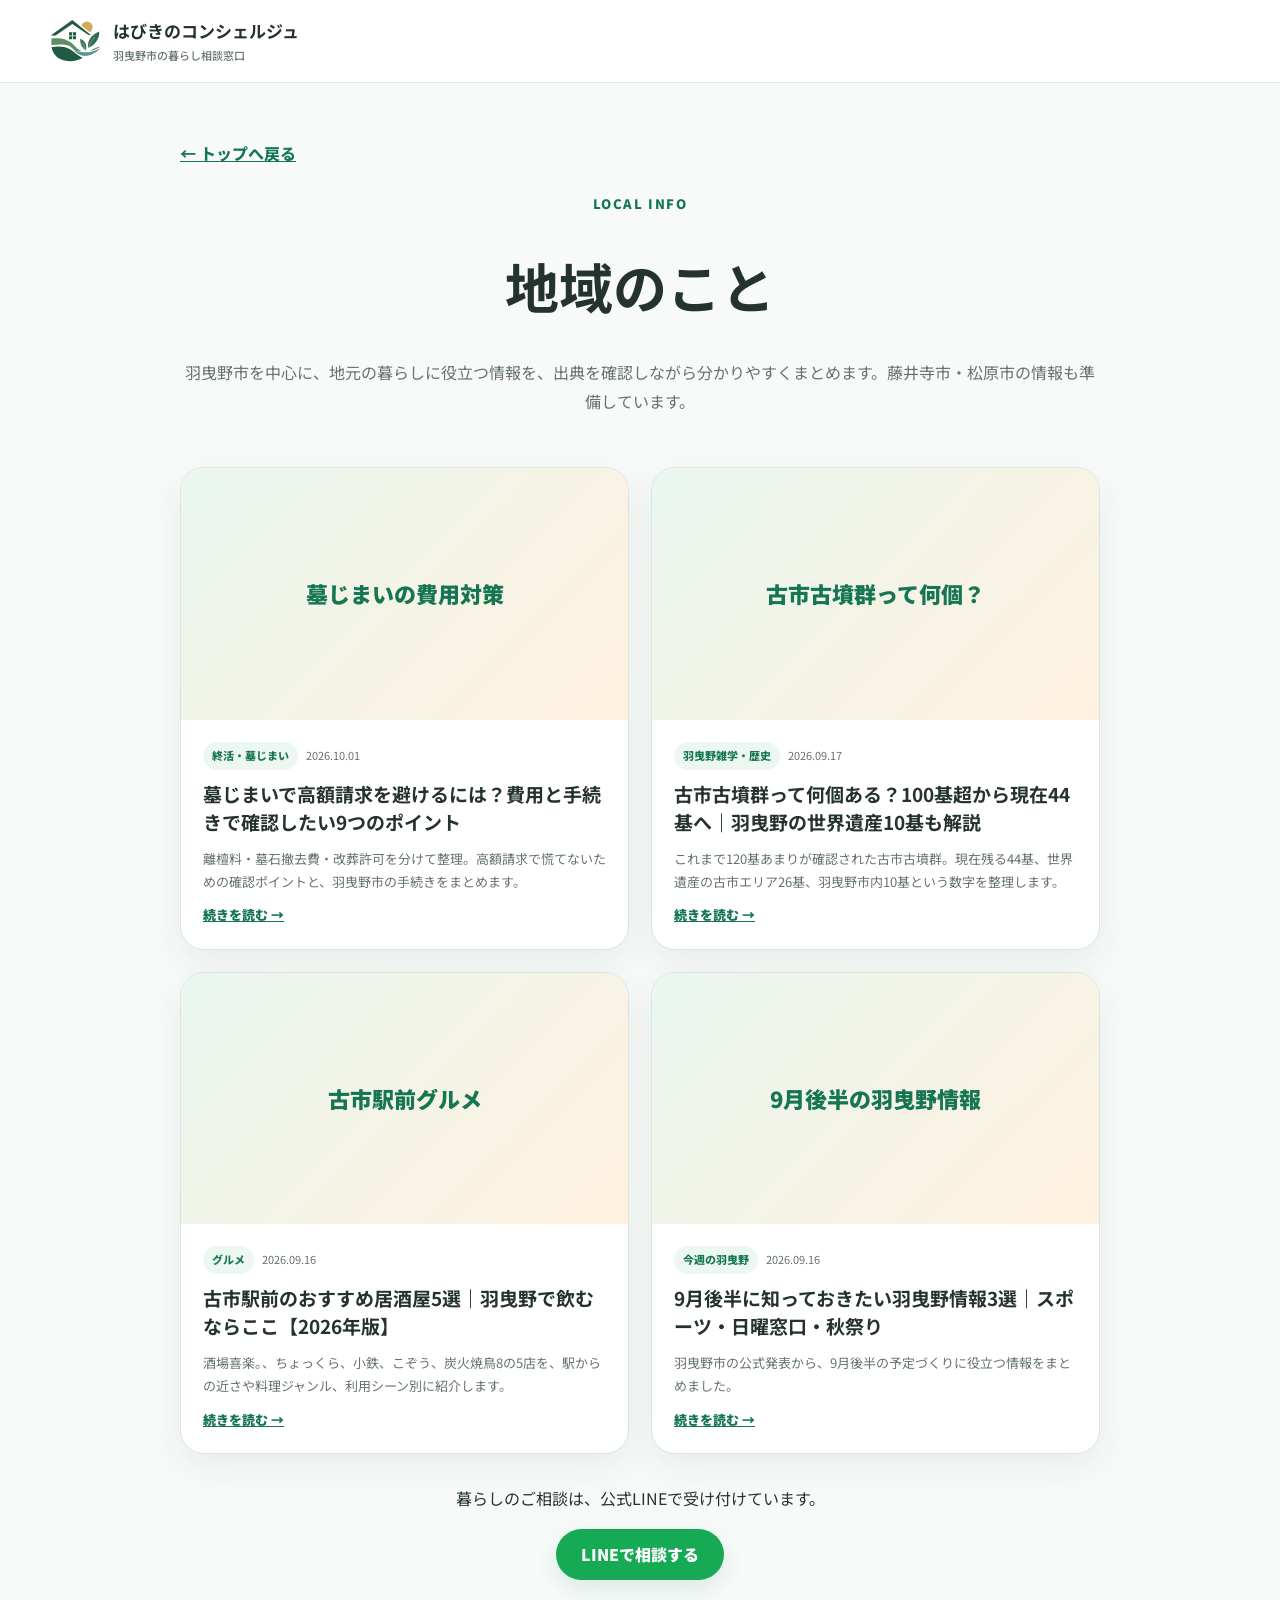
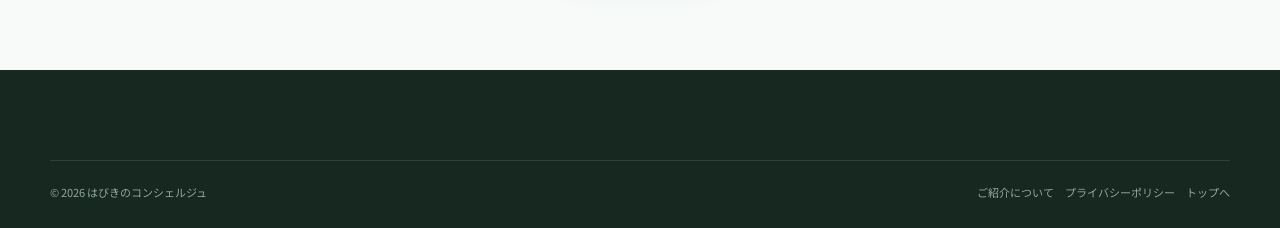
<file: articles/index.html>
<!doctype html>
<html lang="ja"><head>
<meta charset="utf-8"><meta name="viewport" content="width=device-width,initial-scale=1">
<meta name="description" content="はびきのコンシェルジュが発信する、羽曳野市を中心とした地域情報。イベント、子育て、暮らし、行政、お店の情報をまとめます。">
<title>地域のこと｜はびきのコンシェルジュ</title>
<link rel="preconnect" href="https://fonts.googleapis.com"><link rel="preconnect" href="https://fonts.gstatic.com" crossorigin>
<link href="https://fonts.googleapis.com/css2?family=Noto+Sans+JP:wght@400;500;600;700;800;900&display=swap" rel="stylesheet">
<link rel="stylesheet" href="../style.css"><link rel="stylesheet" href="../media.css">
<script async src="https://www.googletagmanager.com/gtag/js?id=G-TBR4EEDCBP"></script><script>window.dataLayer=window.dataLayer||[];function gtag(){dataLayer.push(arguments)}gtag('js',new Date());gtag('config','G-TBR4EEDCBP');</script>
<link rel="icon" href="../assets/brand/habikon-icon.svg" type="image/svg+xml">
<link rel="icon" href="../assets/brand/favicon-32.png" sizes="32x32" type="image/png">
<link rel="apple-touch-icon" href="../assets/brand/apple-touch-icon.png">
<link rel="canonical" href="https://habikon.github.io/habikino-concierge/articles/">
<meta property="og:title" content="地域のこと｜はびきのコンシェルジュ">
<meta property="og:description" content="はびきのコンシェルジュが発信する、羽曳野市を中心とした地域情報。イベント、子育て、暮らし、行政、お店の情報をまとめます。">
<meta property="og:type" content="article">
<meta property="og:url" content="https://habikon.github.io/habikino-concierge/articles/">
<meta property="og:image" content="https://habikon.github.io/habikino-concierge/assets/brand/og-image.png">
<meta property="og:site_name" content="はびきのコンシェルジュ">
<meta name="twitter:card" content="summary_large_image">
</head><body class="article-page">
<header class="site-header"><div class="container header-inner"><a class="brand" href="../"><img class="brand-logo" src="../assets/brand/habikon-mark.svg" alt="" width="52" height="45"><span><strong>はびきのコンシェルジュ</strong><small>羽曳野市の暮らし相談窓口</small></span></a></div></header>
<main class="article-shell"><a class="article-back" href="../">← トップへ戻る</a><div class="section-heading"><p class="section-label">LOCAL INFO</p><h1 style="font-size:clamp(34px,5vw,54px);line-height:1.3">地域のこと</h1><p>羽曳野市を中心に、地元の暮らしに役立つ情報を、出典を確認しながら分かりやすくまとめます。藤井寺市・松原市の情報も準備しています。</p></div><div class="articles-page-grid" id="articles-list"></div><div class="local-news-more"><p>暮らしのご相談は、公式LINEで受け付けています。</p><a class="button button-line" href="https://lin.ee/8h5LYCu" target="_blank" rel="noopener noreferrer">LINEで相談する</a></div></main>
<footer class="site-footer"><div class="container footer-bottom"><span>© 2026 はびきのコンシェルジュ</span><span><a href="../referral-policy.html">ご紹介について</a>　<a href="../privacy-policy.html">プライバシーポリシー</a>　<a href="../">トップへ</a></span></div></footer>
<script>
fetch('../data/articles.json',{cache:'no-store'}).then(r=>r.json()).then(articles=>{document.getElementById('articles-list').innerHTML=articles.map(a=>`<article class="local-news-card"><div class="local-news-thumb">${a.card_label||'羽曳野のこと'}</div><div class="local-news-body"><div class="local-news-meta"><span class="local-news-category">${a.category}</span><time>${a.date.replaceAll('-','.')}</time></div><h3>${a.title}</h3><p>${a.description}</p><a href="${a.url.split('/').pop()}">続きを読む →</a></div></article>`).join('')}).catch(()=>{document.getElementById('articles-list').innerHTML='<p>記事を読み込めませんでした。</p>'});
document.addEventListener('click',e=>{const a=e.target.closest('a');if(!a)return;const href=a.getAttribute('href')||'';if(a.closest('.local-news-card'))gtag('event','article_click',{link_url:a.href,link_text:(a.textContent||'').trim(),page_path:location.pathname,page_title:document.title});if(href.includes('lin.ee/'))gtag('event','line_click',{link_url:a.href,page_path:location.pathname,page_title:document.title});});
</script></body></html>
</file>
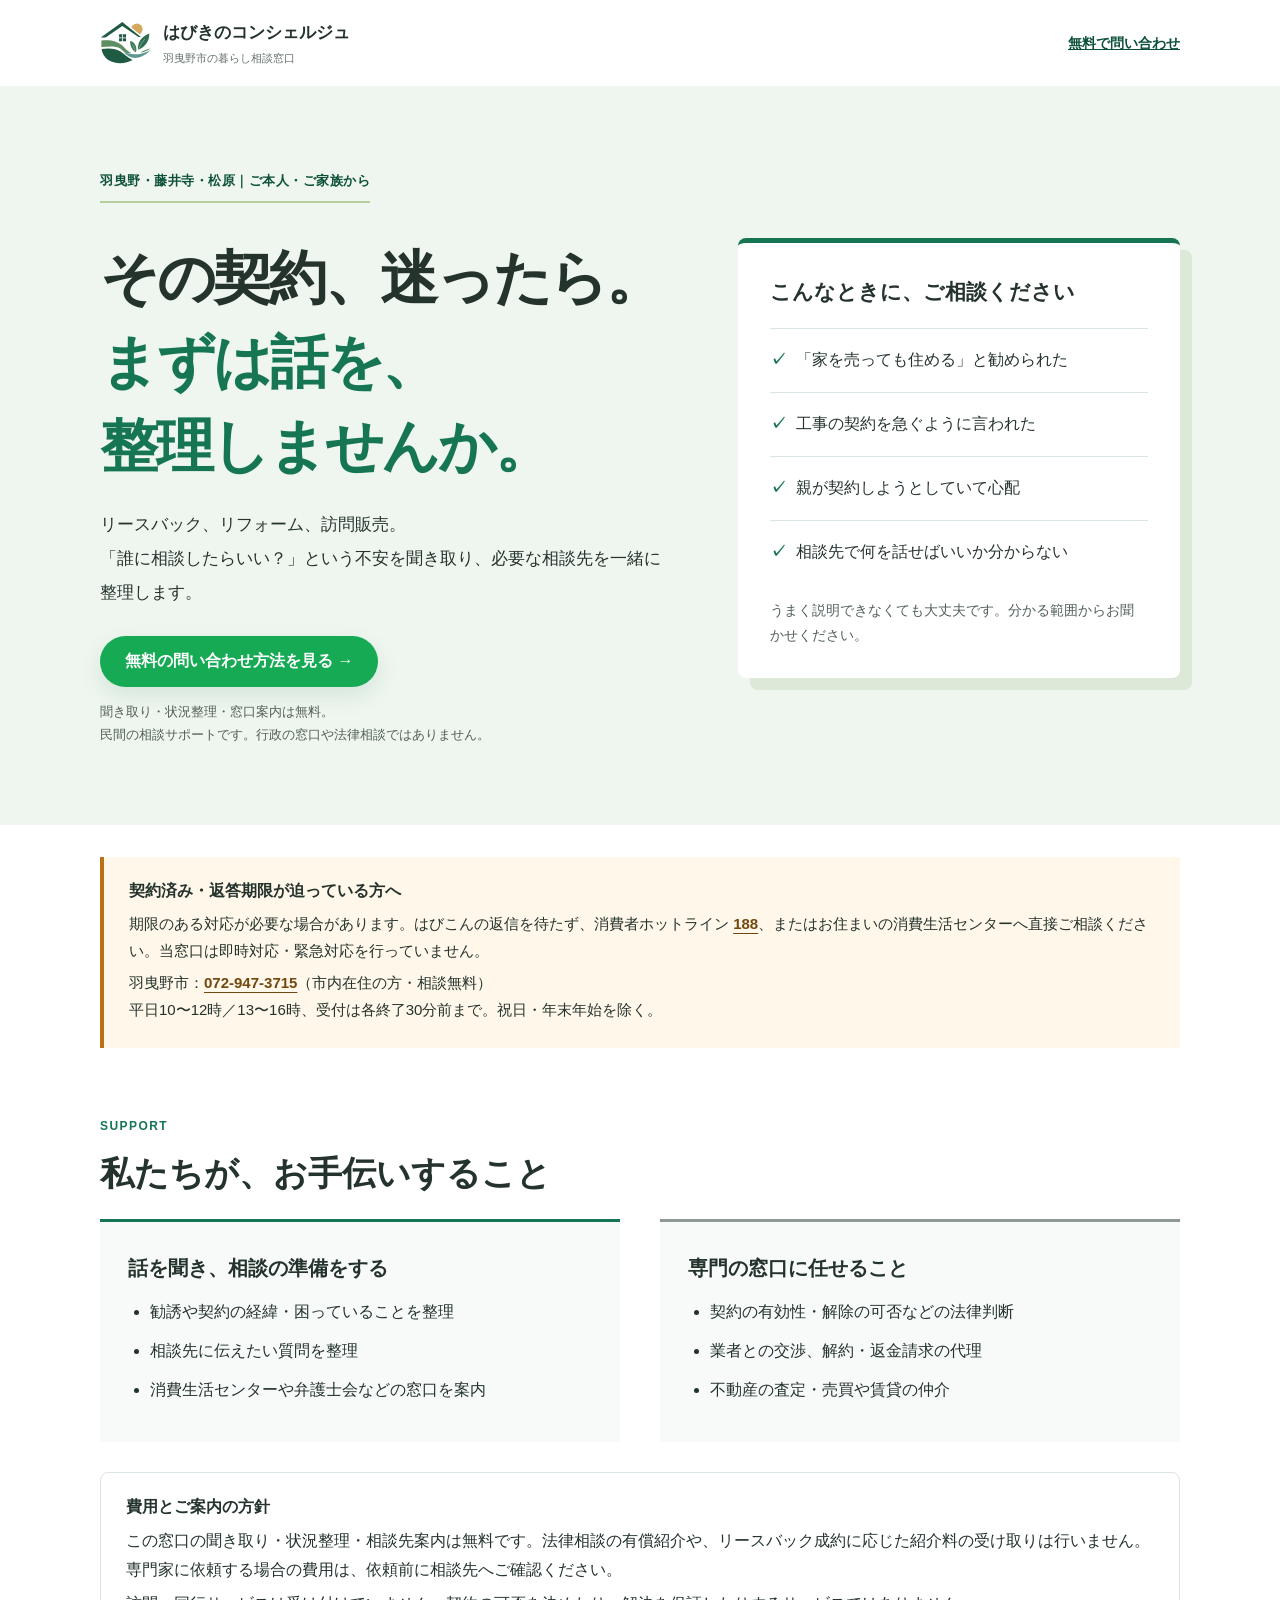
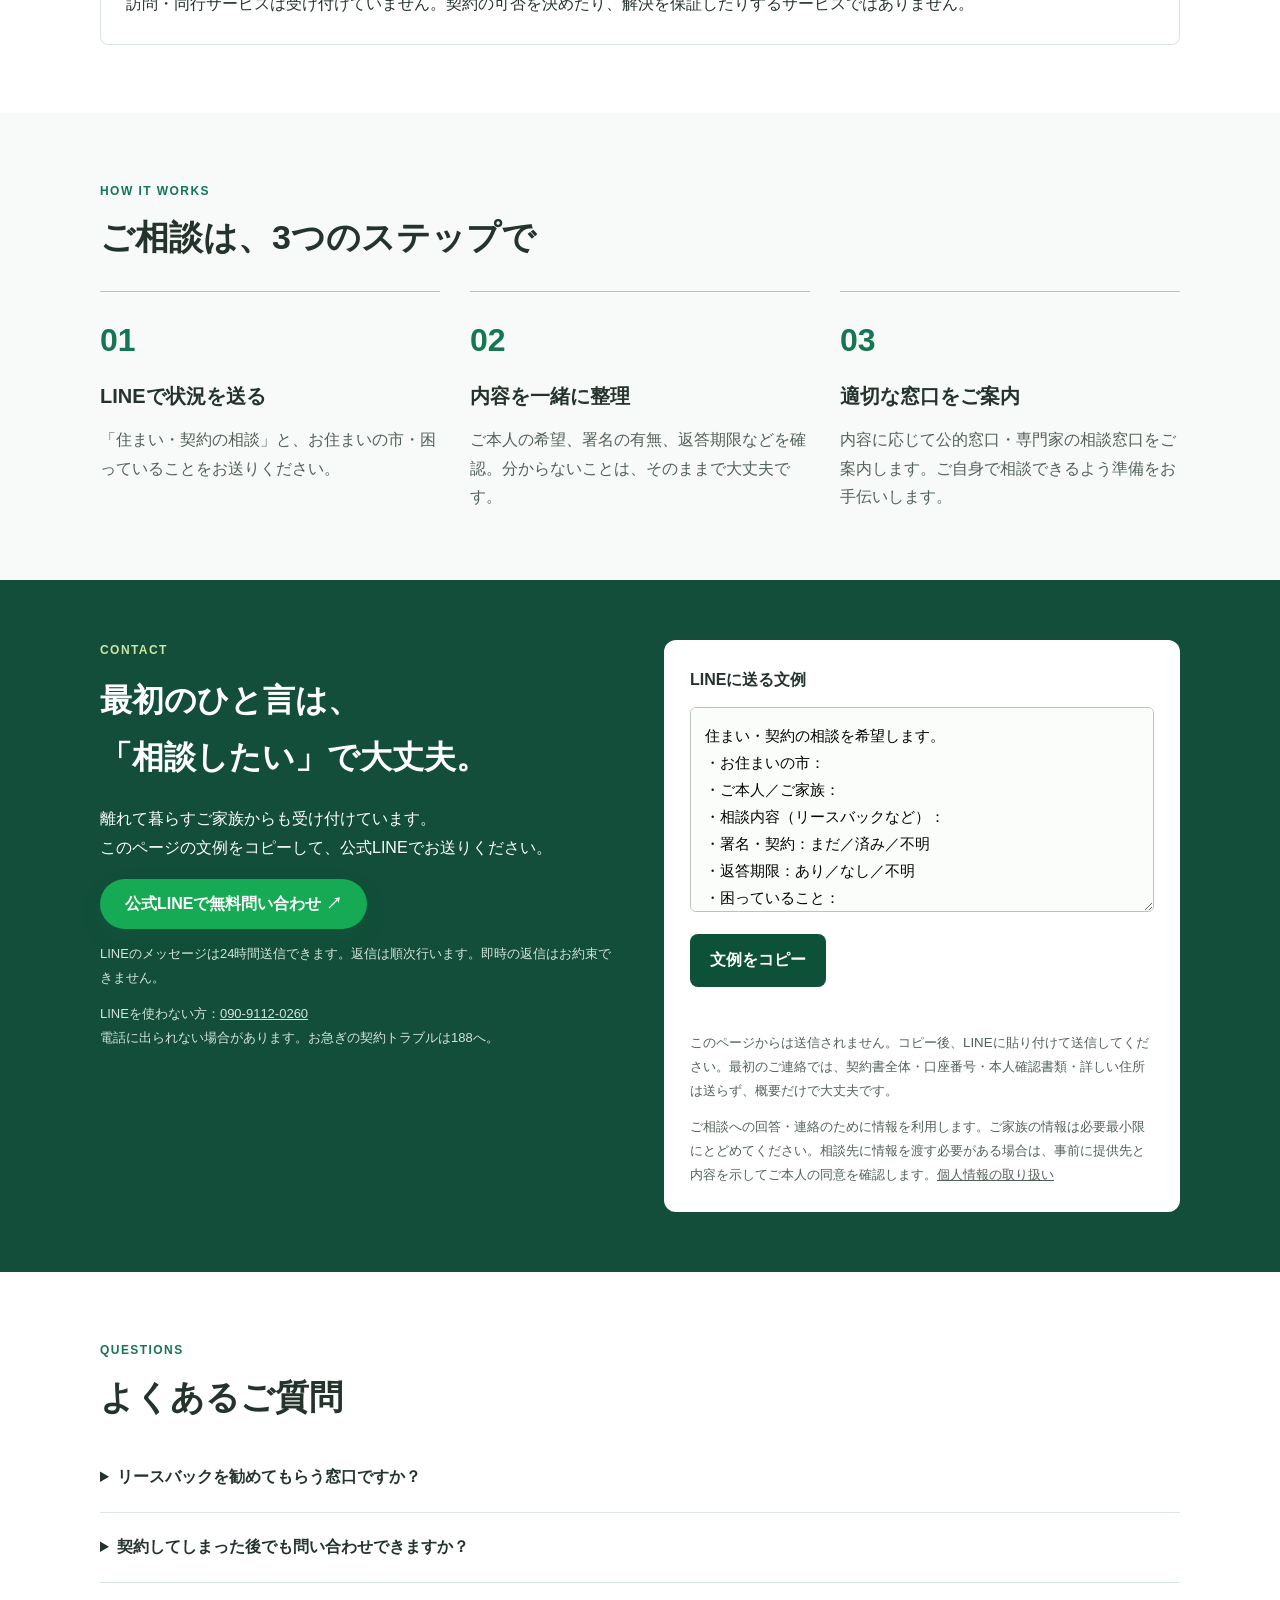
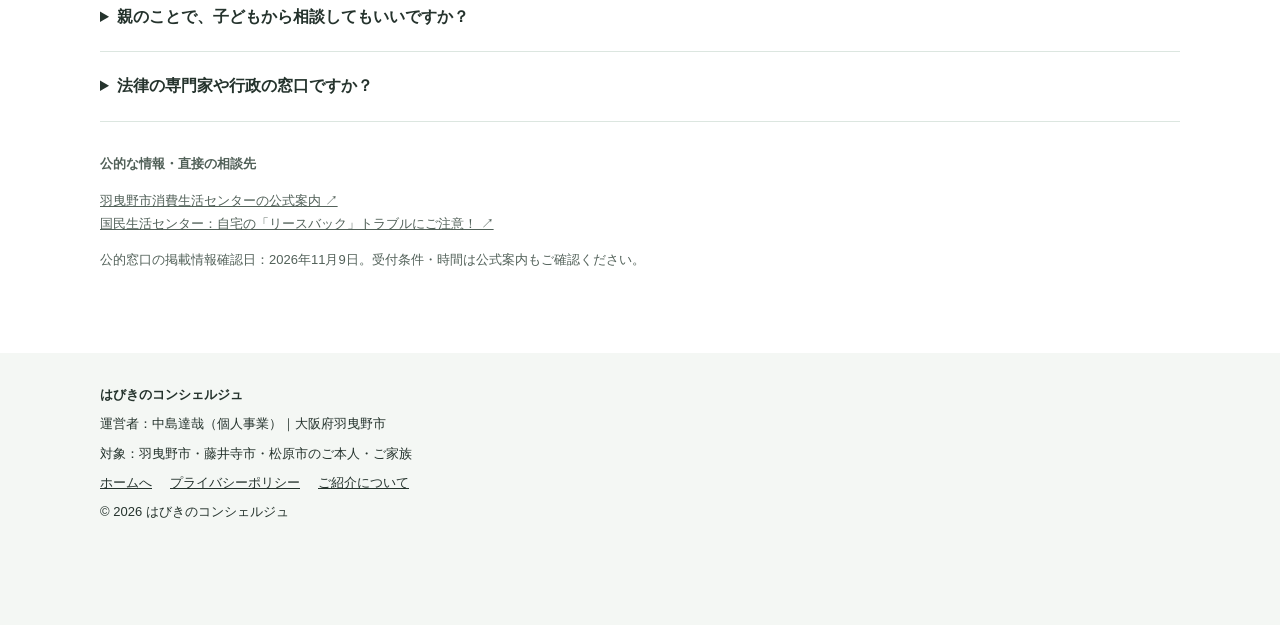
<file: contract-support.html>
<!doctype html>
<html lang="ja">
<head>
<meta charset="utf-8"><meta name="viewport" content="width=device-width, initial-scale=1">
<title>住まい・契約前の相談サポート｜はびきのコンシェルジュ</title>
<meta name="description" content="リースバック、リフォーム、訪問販売。契約前の不安や相談先が分からないときに、はびきのコンシェルジュが状況整理と窓口案内をお手伝い。羽曳野・藤井寺・松原のご本人、ご家族から公式LINEで無料受付。">
<meta name="theme-color" content="#167653">
<link rel="canonical" href="https://habikon.github.io/habikino-concierge/contract-support.html">
<meta property="og:title" content="その契約、迷ったら。｜はびこん 住まい・契約前の相談サポート">
<meta property="og:description" content="リースバック・リフォーム・訪問販売の不安を整理。ご本人も、ご家族も。まずは公式LINEで無料の聞き取り・相談先案内。">
<meta property="og:type" content="website"><meta property="og:url" content="https://habikon.github.io/habikino-concierge/contract-support.html">
<meta property="og:image" content="https://habikon.github.io/habikino-concierge/assets/brand/og-image.png">
<meta name="twitter:card" content="summary_large_image">
<link rel="icon" href="assets/brand/habikon-icon.svg" type="image/svg+xml">
<link rel="stylesheet" href="style.css">
<style>
body{font-family:"Noto Sans JP","Hiragino Kaku Gothic ProN","Yu Gothic",sans-serif}
.lp-wrap{width:min(1080px,calc(100% - 40px));margin:auto}.lp-header{display:flex;align-items:center;justify-content:space-between;gap:20px;padding:18px 0}.lp-header>a:last-child{font-size:14px;font-weight:700;color:var(--green-dark)}
.lp-hero{background:#eff6ef;padding:70px 0 65px}.lp-hero-grid{display:grid;grid-template-columns:1.3fr 1fr;gap:64px;align-items:center}.lp-tag{display:inline-block;font-size:13px;font-weight:700;letter-spacing:.04em;color:var(--green-dark);border-bottom:2px solid #b5ce9b;padding-bottom:8px}.lp-hero h1{font-size:clamp(34px,4.8vw,58px);line-height:1.45;letter-spacing:-.04em;margin:20px 0}.lp-hero h1 span{color:var(--green)}.lp-lead{font-size:17px;line-height:2}.lp-cta{display:flex;gap:16px;flex-wrap:wrap;margin-top:26px}.lp-note{font-size:13px;color:#526159;margin-top:13px}.lp-paper{background:#fff;padding:30px 32px;border-radius:8px;box-shadow:12px 12px 0 #dce9d9;border-top:5px solid var(--green)}.lp-paper h2{font-size:21px;margin-top:0}.lp-paper ul{list-style:none;margin:0;padding:0}.lp-paper li{padding:17px 0;border-top:1px solid var(--line)}.lp-paper li:before{content:"✓";color:var(--green);font-weight:800;margin-right:10px}.lp-paper p{font-size:14px;color:#526159;margin-bottom:0}
.lp-alert{background:#fff7e9;border-left:4px solid #b97118;padding:20px 25px;margin-top:32px}.lp-alert p{margin:5px 0;font-size:15px}.lp-alert a{font-weight:800;color:#71480f;text-underline-offset:4px}
.lp-section{padding:68px 0}.lp-section h2{font-size:clamp(25px,3vw,34px);line-height:1.5;margin:0 0 20px}.lp-section h3{font-size:20px;margin:0 0 12px}.lp-kicker{font-size:12px;letter-spacing:.12em;font-weight:800;color:var(--green);margin:0 0 10px}.lp-split{display:grid;grid-template-columns:1fr 1fr;gap:40px}.lp-scope{padding:28px;border-top:3px solid var(--green);background:#f7faf8}.lp-scope.secondary{border-color:#8d9992}.lp-scope ul{padding-left:22px;margin:0}.lp-scope li{margin:10px 0}.lp-steps{counter-reset:step;list-style:none;padding:0;margin:28px 0 0;display:grid;grid-template-columns:repeat(3,1fr);gap:30px}.lp-steps li{border-top:1px solid #afc7b9;padding-top:20px}.lp-steps li:before{counter-increment:step;content:"0" counter(step);display:block;font-size:32px;color:var(--green);font-weight:800;margin-bottom:8px}.lp-steps p{margin:0;color:#526159}.lp-fee{margin-top:30px;padding:20px 25px;border:1px solid var(--line);border-radius:8px}.lp-fee p{margin:5px 0}
.lp-contact{background:#124e39;color:white;padding:60px 0}.lp-contact-grid{display:grid;grid-template-columns:1fr 1fr;gap:48px;align-items:start}.lp-contact h2{font-size:32px;margin:0 0 18px}.lp-contact .lp-note{color:#d5e4dc}.lp-template{background:white;color:var(--ink);padding:26px;border-radius:12px}.lp-template label{display:block;font-weight:700;margin-bottom:12px}.lp-template textarea{width:100%;min-height:205px;resize:vertical;border:1px solid #b4c8ba;border-radius:6px;font:inherit;font-size:15px;padding:14px;line-height:1.8;background:#fbfdfb}.lp-template button{background:var(--green-dark);color:#fff;border:0;border-radius:8px;padding:12px 20px;font:inherit;font-weight:700;cursor:pointer;margin-top:12px}.lp-template small{display:block;margin-top:12px;line-height:1.8;color:#526159}.lp-status{font-size:13px;min-height:24px;margin:8px 0 0}
.lp-faq details{border-bottom:1px solid var(--line);padding:20px 0}.lp-faq summary{font-weight:700;cursor:pointer}.lp-faq p{color:#526159;margin:12px 0 0}.lp-source{font-size:13px;color:#526159;margin-top:30px}.lp-footer{background:#f4f7f4;padding:30px 0 95px;font-size:13px}.lp-footer p{margin:6px 0}.lp-footer a{margin-right:18px}.lp-sticky{display:none}
a:focus-visible,button:focus-visible,textarea:focus-visible,summary:focus-visible{outline:3px solid #d78b20;outline-offset:4px}
@media(max-width:760px){.lp-wrap{width:calc(100% - 32px)}.lp-header{padding:14px 0;gap:10px}.lp-header .brand strong{font-size:13px}.lp-header .brand small{font-size:10px}.lp-header>a:last-child{font-size:12px}.lp-hero{padding:38px 0}.lp-hero-grid,.lp-split,.lp-contact-grid,.lp-steps{grid-template-columns:1fr;gap:25px}.lp-paper{margin:12px 10px 8px 0;padding:25px}.lp-section{padding:46px 0}.lp-contact{padding:45px 0}.lp-hero h1{font-size:clamp(26px,7.7vw,30px)}.lp-cta .button{width:100%}.lp-alert{padding:16px 18px}.lp-sticky{display:block;position:fixed;bottom:0;left:0;right:0;background:#fff;padding:10px 16px calc(10px + env(safe-area-inset-bottom));border-top:1px solid var(--line);z-index:100}.lp-sticky a{display:block;background:var(--green-dark);color:#fff;text-align:center;text-decoration:none;font-weight:800;padding:12px;border-radius:8px}}
@media(prefers-reduced-motion:reduce){html{scroll-behavior:auto}.button:hover{transform:none}}
</style>
</head>
<body>
<a class="skip-link" href="#main">本文へ移動</a>
<header><div class="lp-wrap lp-header"><a class="brand" href="index.html"><img class="brand-logo" src="assets/brand/habikon-mark.svg" alt="" width="52" height="45"><span><strong>はびきのコンシェルジュ</strong><small>羽曳野市の暮らし相談窓口</small></span></a><a href="#contact">無料で問い合わせ</a></div></header>
<main id="main">
<section class="lp-hero"><div class="lp-wrap lp-hero-grid"><div>
<p class="lp-tag">羽曳野・藤井寺・松原｜ご本人・ご家族から</p>
<h1>その契約、迷ったら。<br><span>まずは話を、<br>整理しませんか。</span></h1>
<p class="lp-lead">リースバック、リフォーム、訪問販売。<br>「誰に相談したらいい？」という不安を聞き取り、必要な相談先を一緒に整理します。</p>
<div class="lp-cta"><a class="button button-line" href="#contact">無料の問い合わせ方法を見る →</a></div>
<p class="lp-note">聞き取り・状況整理・窓口案内は無料。<br>民間の相談サポートです。行政の窓口や法律相談ではありません。</p>
</div><aside class="lp-paper"><h2>こんなときに、ご相談ください</h2><ul>
<li>「家を売っても住める」と勧められた</li><li>工事の契約を急ぐように言われた</li><li>親が契約しようとしていて心配</li><li>相談先で何を話せばいいか分からない</li>
</ul><p>うまく説明できなくても大丈夫です。分かる範囲からお聞かせください。</p></aside></div></section>
<div class="lp-wrap"><aside class="lp-alert" aria-labelledby="urgent-title"><strong id="urgent-title">契約済み・返答期限が迫っている方へ</strong><p>期限のある対応が必要な場合があります。はびこんの返信を待たず、消費者ホットライン <a href="tel:188">188</a>、またはお住まいの消費生活センターへ直接ご相談ください。当窓口は即時対応・緊急対応を行っていません。</p><p>羽曳野市：<a href="tel:0729473715">072-947-3715</a>（市内在住の方・相談無料）<br>平日10〜12時／13〜16時、受付は各終了30分前まで。祝日・年末年始を除く。</p></aside></div>
<section class="lp-section"><div class="lp-wrap"><p class="lp-kicker">SUPPORT</p><h2>私たちが、お手伝いすること</h2><div class="lp-split"><div class="lp-scope"><h3>話を聞き、相談の準備をする</h3><ul><li>勧誘や契約の経緯・困っていることを整理</li><li>相談先に伝えたい質問を整理</li><li>消費生活センターや弁護士会などの窓口を案内</li></ul></div><div class="lp-scope secondary"><h3>専門の窓口に任せること</h3><ul><li>契約の有効性・解除の可否などの法律判断</li><li>業者との交渉、解約・返金請求の代理</li><li>不動産の査定・売買や賃貸の仲介</li></ul></div></div>
<div class="lp-fee"><strong>費用とご案内の方針</strong><p>この窓口の聞き取り・状況整理・相談先案内は無料です。法律相談の有償紹介や、リースバック成約に応じた紹介料の受け取りは行いません。専門家に依頼する場合の費用は、依頼前に相談先へご確認ください。</p><p>訪問・同行サービスは受け付けていません。契約の可否を決めたり、解決を保証したりするサービスではありません。</p></div></div></section>
<section class="lp-section" style="background:#f7faf8"><div class="lp-wrap"><p class="lp-kicker">HOW IT WORKS</p><h2>ご相談は、3つのステップで</h2><ol class="lp-steps"><li><h3>LINEで状況を送る</h3><p>「住まい・契約の相談」と、お住まいの市・困っていることをお送りください。</p></li><li><h3>内容を一緒に整理</h3><p>ご本人の希望、署名の有無、返答期限などを確認。分からないことは、そのままで大丈夫です。</p></li><li><h3>適切な窓口をご案内</h3><p>内容に応じて公的窓口・専門家の相談窓口をご案内します。ご自身で相談できるよう準備をお手伝いします。</p></li></ol></div></section>
<section class="lp-contact" id="contact"><div class="lp-wrap lp-contact-grid"><div><p class="lp-kicker" style="color:#cfe69f">CONTACT</p><h2>最初のひと言は、<br>「相談したい」で大丈夫。</h2><p>離れて暮らすご家族からも受け付けています。<br>このページの文例をコピーして、公式LINEでお送りください。</p><a class="button button-line" href="https://lin.ee/8h5LYCu" target="_blank" rel="noopener noreferrer">公式LINEで無料問い合わせ ↗</a><p class="lp-note">LINEのメッセージは24時間送信できます。返信は順次行います。即時の返信はお約束できません。</p><p class="lp-note">LINEを使わない方：<a href="tel:09091120260">090-9112-0260</a><br>電話に出られない場合があります。お急ぎの契約トラブルは188へ。</p></div>
<div class="lp-template"><label for="inquiry-template">LINEに送る文例</label><textarea id="inquiry-template" readonly>住まい・契約の相談を希望します。
・お住まいの市：
・ご本人／ご家族：
・相談内容（リースバックなど）：
・署名・契約：まだ／済み／不明
・返答期限：あり／なし／不明
・困っていること：</textarea><button type="button" id="copy-template">文例をコピー</button><p class="lp-status" id="copy-status" role="status" aria-live="polite"></p><small>このページからは送信されません。コピー後、LINEに貼り付けて送信してください。最初のご連絡では、契約書全体・口座番号・本人確認書類・詳しい住所は送らず、概要だけで大丈夫です。</small><small>ご相談への回答・連絡のために情報を利用します。ご家族の情報は必要最小限にとどめてください。相談先に情報を渡す必要がある場合は、事前に提供先と内容を示してご本人の同意を確認します。<a href="privacy-policy.html">個人情報の取り扱い</a></small></div></div></section>
<section class="lp-section"><div class="lp-wrap"><p class="lp-kicker">QUESTIONS</p><h2>よくあるご質問</h2><div class="lp-faq">
<details><summary>リースバックを勧めてもらう窓口ですか？</summary><p>いいえ。リースバック契約の勧誘・仲介は行いません。相談先が分からないときの状況整理と窓口案内を行います。</p></details>
<details><summary>契約してしまった後でも問い合わせできますか？</summary><p>相談先のご案内は可能ですが、当方で解約の可否を判断したり、交渉を代行したりすることはできません。契約済み・期限がある場合は、返信を待たず188などへ直接ご相談ください。</p></details>
<details><summary>親のことで、子どもから相談してもいいですか？</summary><p>はい。ご本人の希望や意思を尊重しながら状況を整理します。最初は個人を特定できる資料を送らず、概要だけお知らせください。</p></details>
<details><summary>法律の専門家や行政の窓口ですか？</summary><p>はびきのコンシェルジュは、中島達哉が運営する民間の暮らし相談窓口です。行政機関・法律事務所ではなく、法律相談や代理交渉は行いません。</p></details>
</div><div class="lp-source"><strong>公的な情報・直接の相談先</strong><p><a href="https://www.city.habikino.lg.jp/soshiki/shiminjinken/keizairoudou/shouhisha/183.html" target="_blank" rel="noopener noreferrer">羽曳野市消費生活センターの公式案内 ↗</a><br><a href="https://www.kokusen.go.jp/news/data/n-20260804_1.html" target="_blank" rel="noopener noreferrer">国民生活センター：自宅の「リースバック」トラブルにご注意！ ↗</a></p><p>公的窓口の掲載情報確認日：2026年11月9日。受付条件・時間は公式案内もご確認ください。</p></div></div></section>
</main>
<footer class="lp-footer"><div class="lp-wrap"><strong>はびきのコンシェルジュ</strong><p>運営者：中島達哉（個人事業）｜大阪府羽曳野市</p><p>対象：羽曳野市・藤井寺市・松原市のご本人・ご家族</p><p><a href="index.html">ホームへ</a><a href="privacy-policy.html">プライバシーポリシー</a><a href="referral-policy.html">ご紹介について</a></p><p>© 2026 はびきのコンシェルジュ</p></div></footer>
<div class="lp-sticky"><a href="#contact">無料で問い合わせ方法を見る</a></div>
<script>
document.getElementById('copy-template').addEventListener('click',async()=>{
const field=document.getElementById('inquiry-template'),status=document.getElementById('copy-status');
try{await navigator.clipboard.writeText(field.value);status.textContent='コピーしました。公式LINEに貼り付けて送信してください。';}
catch{field.focus();field.select();field.setSelectionRange(0,field.value.length);status.textContent='文例を選択しました。端末のコピー操作をご利用ください。';}
});
</script>
</body></html>
</file>
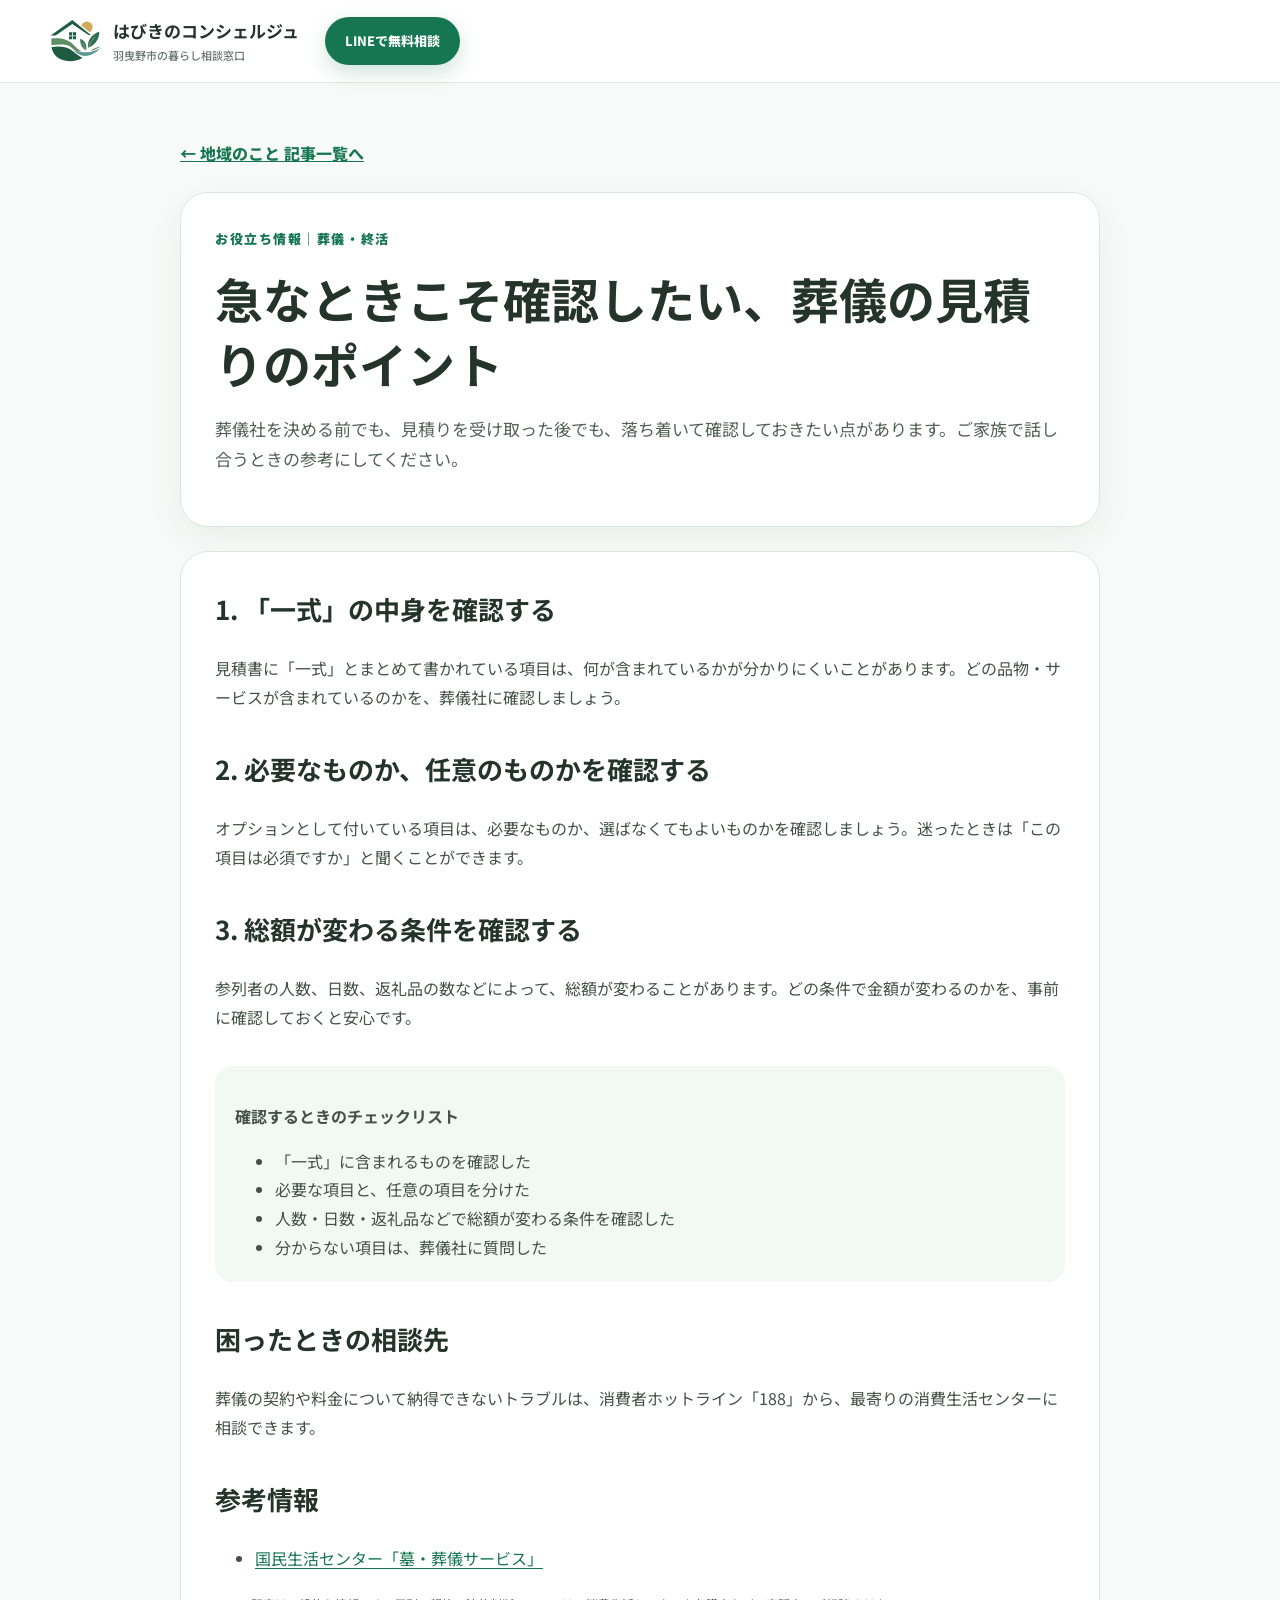
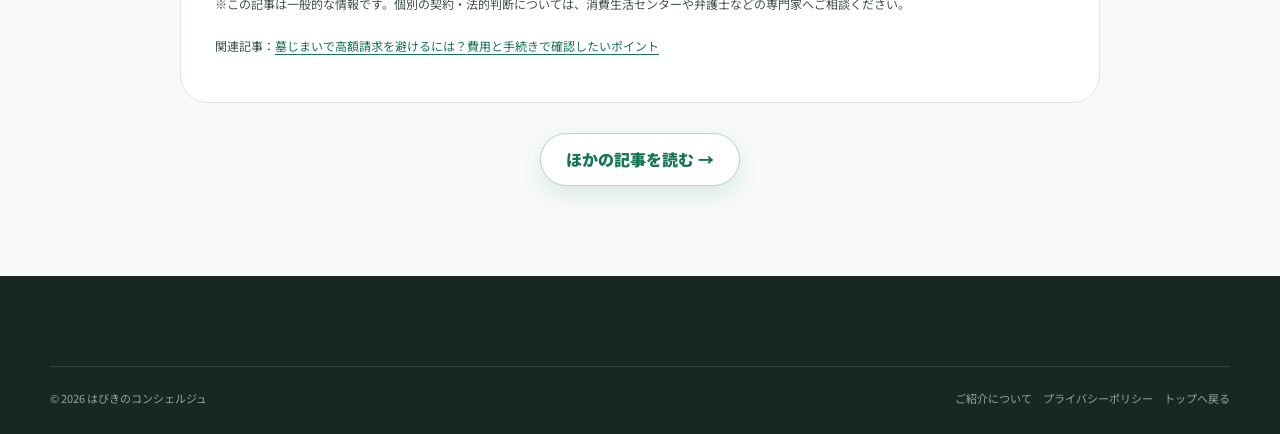
<file: funeral-support.html>
<!doctype html>
<html lang="ja"><head><meta charset="utf-8"><meta name="viewport" content="width=device-width,initial-scale=1">
<meta name="description" content="葬儀の見積りを受け取ったときに確認したいポイントを整理しました。「一式」の内訳、必要か任意か、総額が変わる条件など、ご家族で落ち着いて確認するためのお役立ち情報です。">
<title>葬儀の見積りで確認したいポイント｜はびきのコンシェルジュ</title>
<link rel="canonical" href="https://habikon.github.io/habikino-concierge/funeral-support.html">
<link rel="preconnect" href="https://fonts.googleapis.com"><link rel="preconnect" href="https://fonts.gstatic.com" crossorigin><link href="https://fonts.googleapis.com/css2?family=Noto+Sans+JP:wght@400;500;600;700;800;900&display=swap" rel="stylesheet"><link rel="stylesheet" href="style.css"><link rel="stylesheet" href="media.css">
<script async src="https://www.googletagmanager.com/gtag/js?id=G-TBR4EEDCBP"></script><script>window.dataLayer=window.dataLayer||[];function gtag(){dataLayer.push(arguments)}gtag('js',new Date());gtag('config','G-TBR4EEDCBP');</script>
<link rel="icon" href="assets/brand/habikon-icon.svg" type="image/svg+xml">
<link rel="icon" href="assets/brand/favicon-32.png" sizes="32x32" type="image/png">
<link rel="apple-touch-icon" href="assets/brand/apple-touch-icon.png">
<meta property="og:title" content="葬儀の見積りで確認したいポイント｜はびきのコンシェルジュ">
<meta property="og:description" content="葬儀の見積りを受け取ったときに確認したいポイントを整理しました。「一式」の内訳、必要か任意か、総額が変わる条件など、ご家族で落ち着いて確認するためのお役立ち情報です。">
<meta property="og:type" content="article">
<meta property="og:url" content="https://habikon.github.io/habikino-concierge/funeral-support.html">
<meta property="og:image" content="https://habikon.github.io/habikino-concierge/assets/brand/og-image.png">
<meta property="og:site_name" content="はびきのコンシェルジュ">
<meta name="twitter:card" content="summary_large_image">
</head>
<body class="article-page"><header class="site-header"><div class="container header-inner"><a class="brand" href="index.html"><img class="brand-logo" src="assets/brand/habikon-mark.svg" alt="" width="52" height="45"><span><strong>はびきのコンシェルジュ</strong><small>羽曳野市の暮らし相談窓口</small></span></a><a class="header-cta" href="https://lin.ee/8h5LYCu" target="_blank" rel="noopener noreferrer">LINEで無料相談</a></div></header>
<main class="article-shell">
<a class="article-back" href="articles/">← 地域のこと 記事一覧へ</a>
<div class="article-header">
<p class="section-label">お役立ち情報｜葬儀・終活</p>
<h1>急なときこそ確認したい、葬儀の見積りのポイント</h1>
<p class="article-summary">葬儀社を決める前でも、見積りを受け取った後でも、落ち着いて確認しておきたい点があります。ご家族で話し合うときの参考にしてください。</p>
</div>
<div class="article-content">
<h2>1. 「一式」の中身を確認する</h2>
<p>見積書に「一式」とまとめて書かれている項目は、何が含まれているかが分かりにくいことがあります。どの品物・サービスが含まれているのかを、葬儀社に確認しましょう。</p>

<h2>2. 必要なものか、任意のものかを確認する</h2>
<p>オプションとして付いている項目は、必要なものか、選ばなくてもよいものかを確認しましょう。迷ったときは「この項目は必須ですか」と聞くことができます。</p>

<h2>3. 総額が変わる条件を確認する</h2>
<p>参列者の人数、日数、返礼品の数などによって、総額が変わることがあります。どの条件で金額が変わるのかを、事前に確認しておくと安心です。</p>

<div class="article-source-box">
<p><strong>確認するときのチェックリスト</strong></p>
<ul>
<li>「一式」に含まれるものを確認した</li>
<li>必要な項目と、任意の項目を分けた</li>
<li>人数・日数・返礼品などで総額が変わる条件を確認した</li>
<li>分からない項目は、葬儀社に質問した</li>
</ul>
</div>

<h2>困ったときの相談先</h2>
<p>葬儀の契約や料金について納得できないトラブルは、消費者ホットライン「188」から、最寄りの消費生活センターに相談できます。</p>

<h2>参考情報</h2>
<ul>
<li><a href="https://www.kokusen.go.jp/soudan_topics/data/sougi.html" target="_blank" rel="noopener noreferrer">国民生活センター「墓・葬儀サービス」</a></li>
</ul>
<p class="article-disclaimer">※この記事は一般的な情報です。個別の契約・法的判断については、消費生活センターや弁護士などの専門家へご相談ください。</p>
<p class="article-disclaimer">関連記事：<a href="articles/hakajimai-cost-guide.html">墓じまいで高額請求を避けるには？費用と手続きで確認したいポイント</a></p>
</div>
<div class="local-news-more"><a class="button button-sub" href="articles/">ほかの記事を読む →</a></div>
</main>
<footer class="site-footer"><div class="container footer-bottom"><span>© 2026 はびきのコンシェルジュ</span><span><a href="referral-policy.html">ご紹介について</a>　<a href="privacy-policy.html">プライバシーポリシー</a>　<a href="index.html">トップへ戻る</a></span></div></footer>
<script>document.addEventListener('click',e=>{const a=e.target.closest('a');if(!a)return;if((a.getAttribute('href')||'').includes('lin.ee/')&&typeof gtag==='function')gtag('event','line_click',{link_url:a.href,page_path:location.pathname,page_title:document.title});});</script>
</body></html>
</file>
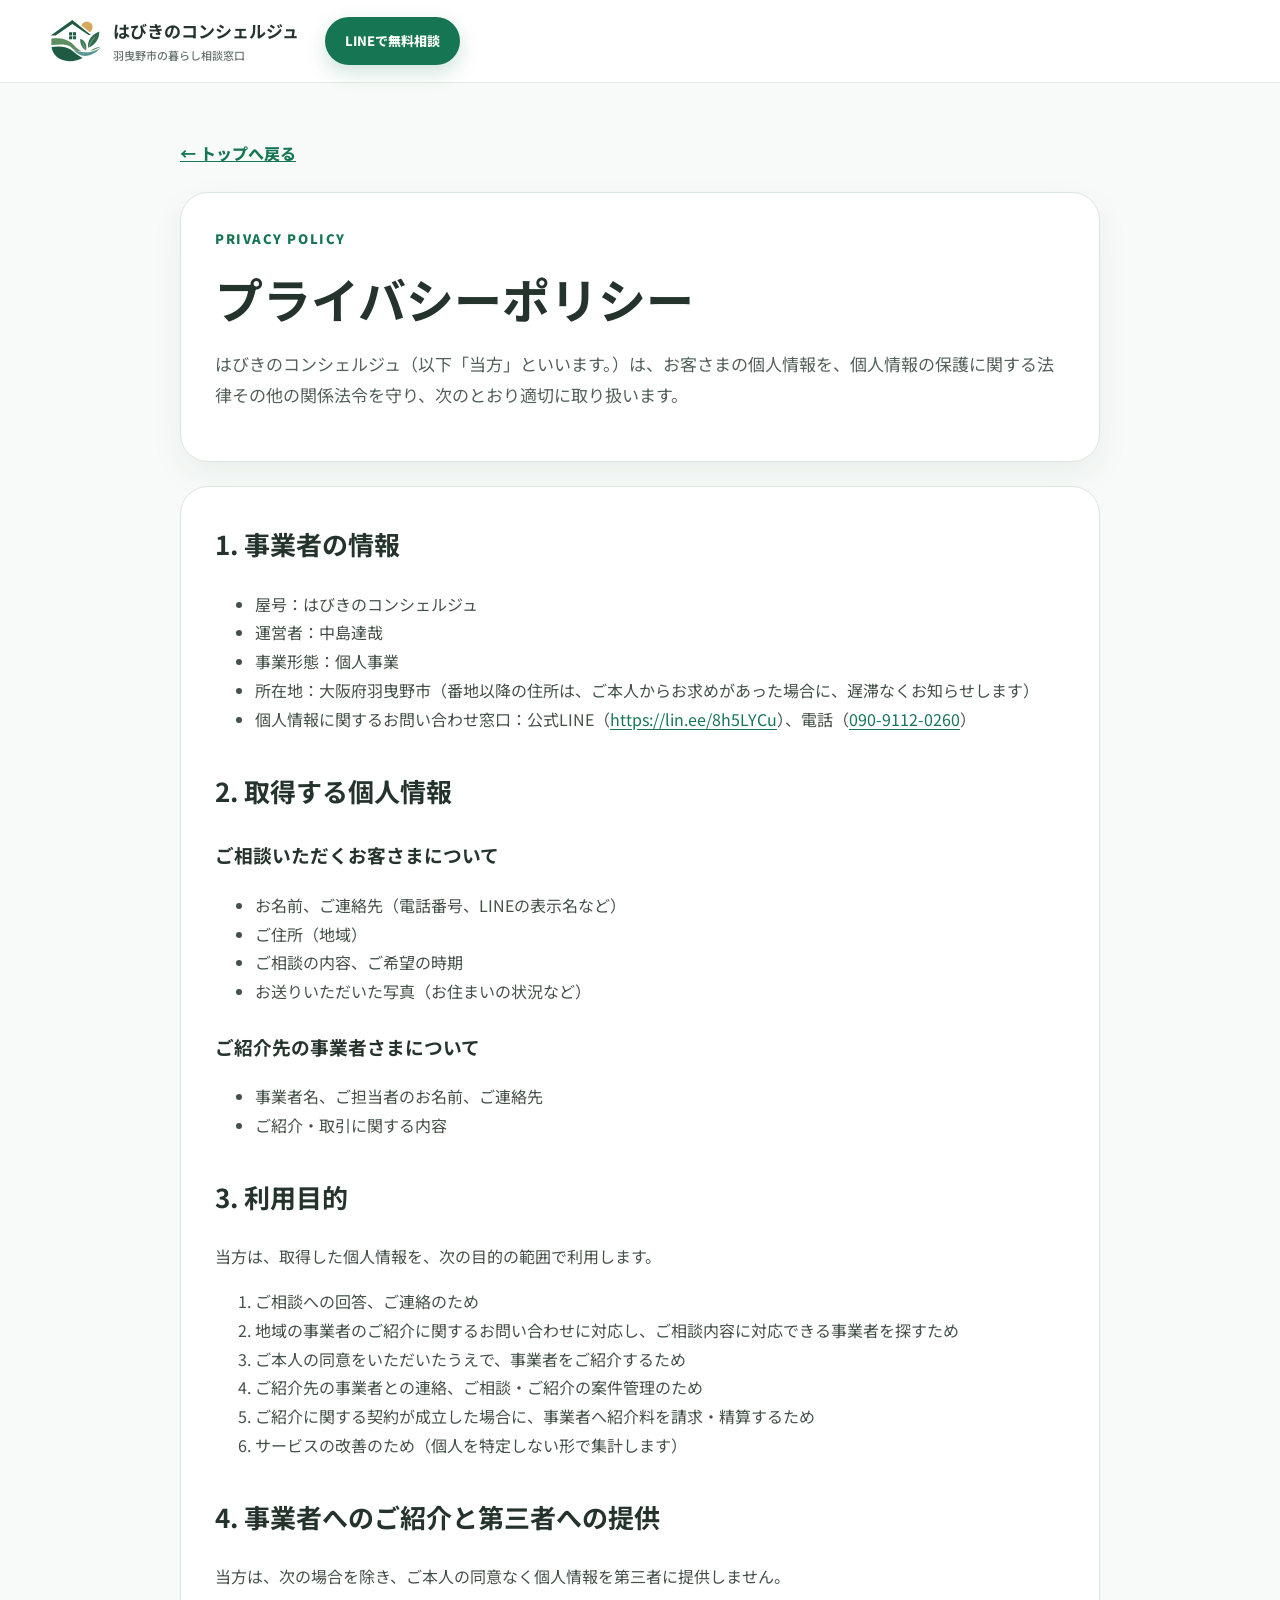
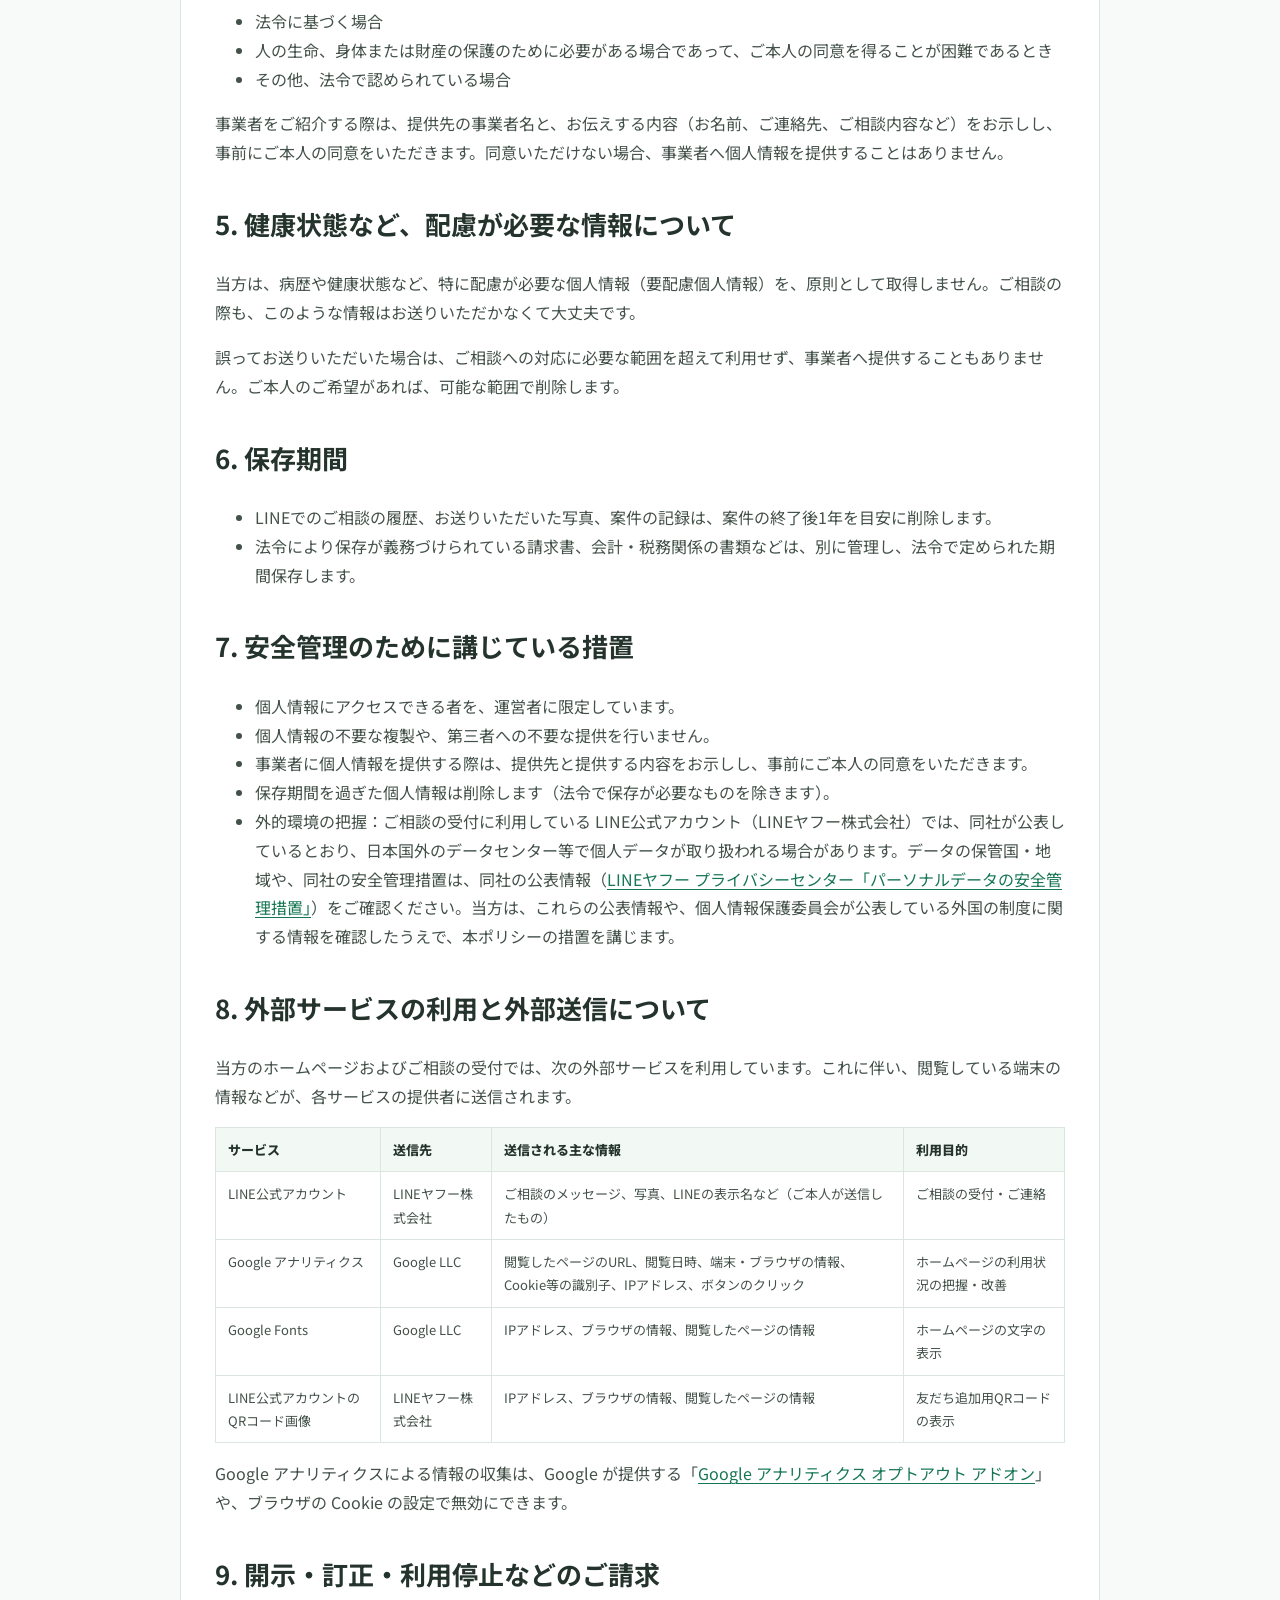
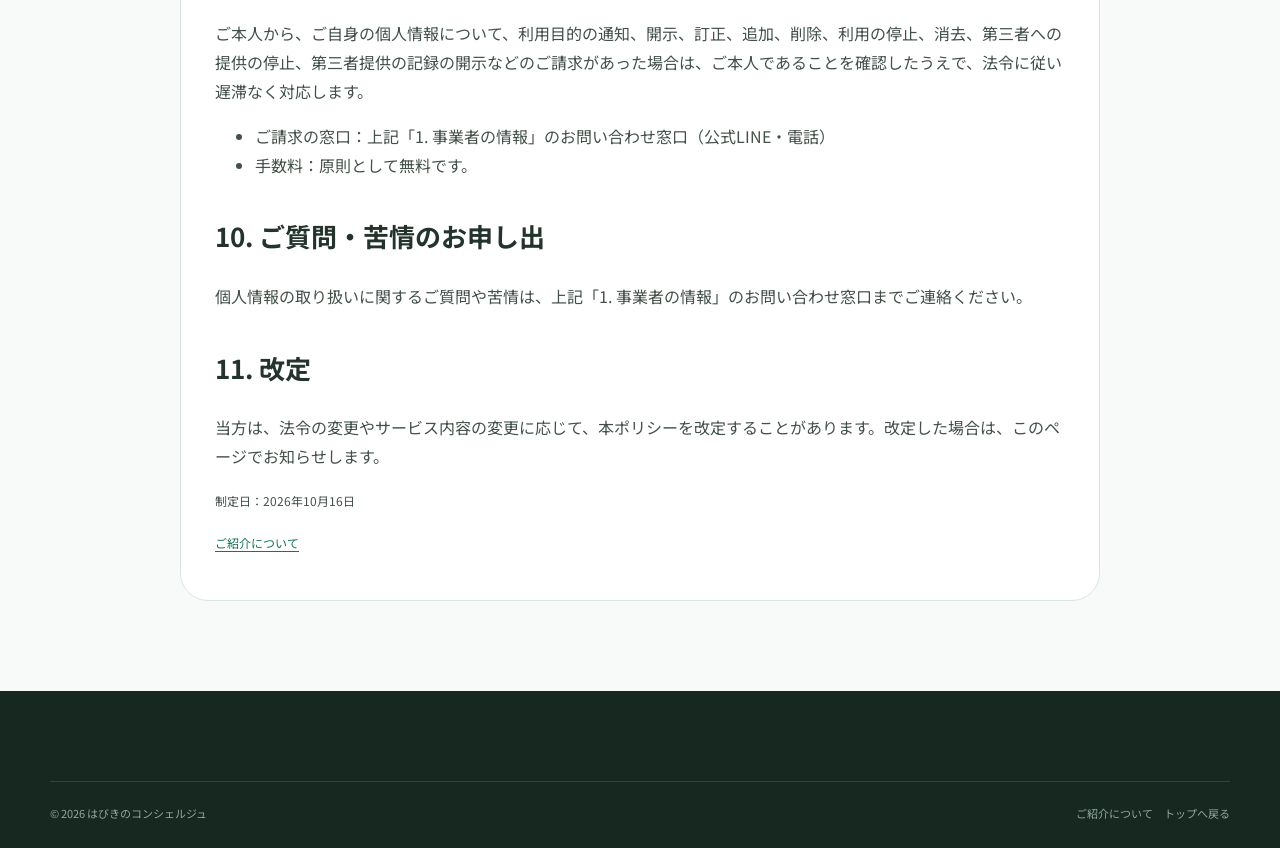
<file: privacy-policy.html>
<!doctype html>
<html lang="ja"><head>
<meta charset="utf-8"><meta name="viewport" content="width=device-width,initial-scale=1">
<meta name="description" content="はびきのコンシェルジュのプライバシーポリシー。取得する個人情報、利用目的、事業者へのご紹介時の同意、保存期間、安全管理措置、外部送信、開示等のご請求についてご説明します。">
<title>プライバシーポリシー｜はびきのコンシェルジュ</title>
<link rel="preconnect" href="https://fonts.googleapis.com"><link rel="preconnect" href="https://fonts.gstatic.com" crossorigin>
<link href="https://fonts.googleapis.com/css2?family=Noto+Sans+JP:wght@400;500;600;700;800;900&display=swap" rel="stylesheet">
<link rel="stylesheet" href="style.css"><link rel="stylesheet" href="media.css">
<script async src="https://www.googletagmanager.com/gtag/js?id=G-TBR4EEDCBP"></script><script>window.dataLayer=window.dataLayer||[];function gtag(){dataLayer.push(arguments)}gtag('js',new Date());gtag('config','G-TBR4EEDCBP');</script>
<link rel="icon" href="assets/brand/habikon-icon.svg" type="image/svg+xml">
<link rel="icon" href="assets/brand/favicon-32.png" sizes="32x32" type="image/png">
<link rel="apple-touch-icon" href="assets/brand/apple-touch-icon.png">
<link rel="canonical" href="https://habikon.github.io/habikino-concierge/privacy-policy.html">
<meta property="og:title" content="プライバシーポリシー｜はびきのコンシェルジュ">
<meta property="og:description" content="はびきのコンシェルジュのプライバシーポリシーです。">
<meta property="og:type" content="article">
<meta property="og:url" content="https://habikon.github.io/habikino-concierge/privacy-policy.html">
<meta property="og:image" content="https://habikon.github.io/habikino-concierge/assets/brand/og-image.png">
<meta property="og:site_name" content="はびきのコンシェルジュ">
<meta name="twitter:card" content="summary_large_image">
</head><body class="article-page">
<header class="site-header"><div class="container header-inner"><a class="brand" href="./"><img class="brand-logo" src="assets/brand/habikon-mark.svg" alt="" width="52" height="45"><span><strong>はびきのコンシェルジュ</strong><small>羽曳野市の暮らし相談窓口</small></span></a><a class="header-cta" href="https://lin.ee/8h5LYCu" target="_blank" rel="noopener noreferrer">LINEで無料相談</a></div></header>
<main class="article-shell">
<a class="article-back" href="./">← トップへ戻る</a>
<div class="article-header">
<p class="section-label">PRIVACY POLICY</p>
<h1>プライバシーポリシー</h1>
<p class="article-summary">はびきのコンシェルジュ（以下「当方」といいます。）は、お客さまの個人情報を、個人情報の保護に関する法律その他の関係法令を守り、次のとおり適切に取り扱います。</p>
</div>
<div class="article-content">

<h2>1. 事業者の情報</h2>
<ul>
<li>屋号：はびきのコンシェルジュ</li>
<li>運営者：中島達哉</li>
<li>事業形態：個人事業</li>
<li>所在地：大阪府羽曳野市（番地以降の住所は、ご本人からお求めがあった場合に、遅滞なくお知らせします）</li>
<li>個人情報に関するお問い合わせ窓口：公式LINE（<a href="https://lin.ee/8h5LYCu" target="_blank" rel="noopener noreferrer">https://lin.ee/8h5LYCu</a>）、電話（<a href="tel:09091120260">090-9112-0260</a>）</li>
</ul>

<h2>2. 取得する個人情報</h2>
<h3>ご相談いただくお客さまについて</h3>
<ul>
<li>お名前、ご連絡先（電話番号、LINEの表示名など）</li>
<li>ご住所（地域）</li>
<li>ご相談の内容、ご希望の時期</li>
<li>お送りいただいた写真（お住まいの状況など）</li>
</ul>
<h3>ご紹介先の事業者さまについて</h3>
<ul>
<li>事業者名、ご担当者のお名前、ご連絡先</li>
<li>ご紹介・取引に関する内容</li>
</ul>

<h2>3. 利用目的</h2>
<p>当方は、取得した個人情報を、次の目的の範囲で利用します。</p>
<ol>
<li>ご相談への回答、ご連絡のため</li>
<li>地域の事業者のご紹介に関するお問い合わせに対応し、ご相談内容に対応できる事業者を探すため</li>
<li>ご本人の同意をいただいたうえで、事業者をご紹介するため</li>
<li>ご紹介先の事業者との連絡、ご相談・ご紹介の案件管理のため</li>
<li>ご紹介に関する契約が成立した場合に、事業者へ紹介料を請求・精算するため</li>
<li>サービスの改善のため（個人を特定しない形で集計します）</li>
</ol>

<h2>4. 事業者へのご紹介と第三者への提供</h2>
<p>当方は、次の場合を除き、ご本人の同意なく個人情報を第三者に提供しません。</p>
<ul>
<li>法令に基づく場合</li>
<li>人の生命、身体または財産の保護のために必要がある場合であって、ご本人の同意を得ることが困難であるとき</li>
<li>その他、法令で認められている場合</li>
</ul>
<p>事業者をご紹介する際は、提供先の事業者名と、お伝えする内容（お名前、ご連絡先、ご相談内容など）をお示しし、事前にご本人の同意をいただきます。同意いただけない場合、事業者へ個人情報を提供することはありません。</p>

<h2>5. 健康状態など、配慮が必要な情報について</h2>
<p>当方は、病歴や健康状態など、特に配慮が必要な個人情報（要配慮個人情報）を、原則として取得しません。ご相談の際も、このような情報はお送りいただかなくて大丈夫です。</p>
<p>誤ってお送りいただいた場合は、ご相談への対応に必要な範囲を超えて利用せず、事業者へ提供することもありません。ご本人のご希望があれば、可能な範囲で削除します。</p>

<h2>6. 保存期間</h2>
<ul>
<li>LINEでのご相談の履歴、お送りいただいた写真、案件の記録は、案件の終了後1年を目安に削除します。</li>
<li>法令により保存が義務づけられている請求書、会計・税務関係の書類などは、別に管理し、法令で定められた期間保存します。</li>
</ul>

<h2>7. 安全管理のために講じている措置</h2>
<ul>
<li>個人情報にアクセスできる者を、運営者に限定しています。</li>
<li>個人情報の不要な複製や、第三者への不要な提供を行いません。</li>
<li>事業者に個人情報を提供する際は、提供先と提供する内容をお示しし、事前にご本人の同意をいただきます。</li>
<li>保存期間を過ぎた個人情報は削除します（法令で保存が必要なものを除きます）。</li>
<li>外的環境の把握：ご相談の受付に利用している LINE公式アカウント（LINEヤフー株式会社）では、同社が公表しているとおり、日本国外のデータセンター等で個人データが取り扱われる場合があります。データの保管国・地域や、同社の安全管理措置は、同社の公表情報（<a href="https://privacy.lycorp.co.jp/ja/safety.html" target="_blank" rel="noopener noreferrer">LINEヤフー プライバシーセンター「パーソナルデータの安全管理措置」</a>）をご確認ください。当方は、これらの公表情報や、個人情報保護委員会が公表している外国の制度に関する情報を確認したうえで、本ポリシーの措置を講じます。</li>
</ul>

<h2>8. 外部サービスの利用と外部送信について</h2>
<p>当方のホームページおよびご相談の受付では、次の外部サービスを利用しています。これに伴い、閲覧している端末の情報などが、各サービスの提供者に送信されます。</p>
<div class="table-scroll">
<table>
<thead><tr><th>サービス</th><th>送信先</th><th>送信される主な情報</th><th>利用目的</th></tr></thead>
<tbody>
<tr><td>LINE公式アカウント</td><td>LINEヤフー株式会社</td><td>ご相談のメッセージ、写真、LINEの表示名など（ご本人が送信したもの）</td><td>ご相談の受付・ご連絡</td></tr>
<tr><td>Google アナリティクス</td><td>Google LLC</td><td>閲覧したページのURL、閲覧日時、端末・ブラウザの情報、Cookie等の識別子、IPアドレス、ボタンのクリック</td><td>ホームページの利用状況の把握・改善</td></tr>
<tr><td>Google Fonts</td><td>Google LLC</td><td>IPアドレス、ブラウザの情報、閲覧したページの情報</td><td>ホームページの文字の表示</td></tr>
<tr><td>LINE公式アカウントのQRコード画像</td><td>LINEヤフー株式会社</td><td>IPアドレス、ブラウザの情報、閲覧したページの情報</td><td>友だち追加用QRコードの表示</td></tr>
</tbody>
</table>
</div>
<p>Google アナリティクスによる情報の収集は、Google が提供する「<a href="https://tools.google.com/dlpage/gaoptout?hl=ja" target="_blank" rel="noopener noreferrer">Google アナリティクス オプトアウト アドオン</a>」や、ブラウザの Cookie の設定で無効にできます。</p>

<h2>9. 開示・訂正・利用停止などのご請求</h2>
<p>ご本人から、ご自身の個人情報について、利用目的の通知、開示、訂正、追加、削除、利用の停止、消去、第三者への提供の停止、第三者提供の記録の開示などのご請求があった場合は、ご本人であることを確認したうえで、法令に従い遅滞なく対応します。</p>
<ul>
<li>ご請求の窓口：上記「1. 事業者の情報」のお問い合わせ窓口（公式LINE・電話）</li>
<li>手数料：原則として無料です。</li>
</ul>

<h2>10. ご質問・苦情のお申し出</h2>
<p>個人情報の取り扱いに関するご質問や苦情は、上記「1. 事業者の情報」のお問い合わせ窓口までご連絡ください。</p>

<h2>11. 改定</h2>
<p>当方は、法令の変更やサービス内容の変更に応じて、本ポリシーを改定することがあります。改定した場合は、このページでお知らせします。</p>

<p class="article-disclaimer">制定日：2026年10月16日</p>
<p class="article-disclaimer"><a href="referral-policy.html">ご紹介について</a></p>
</div>
</main>
<footer class="site-footer"><div class="container footer-bottom"><span>© 2026 はびきのコンシェルジュ</span><span><a href="referral-policy.html">ご紹介について</a>　<a href="./">トップへ戻る</a></span></div></footer>
</body></html>
</file>
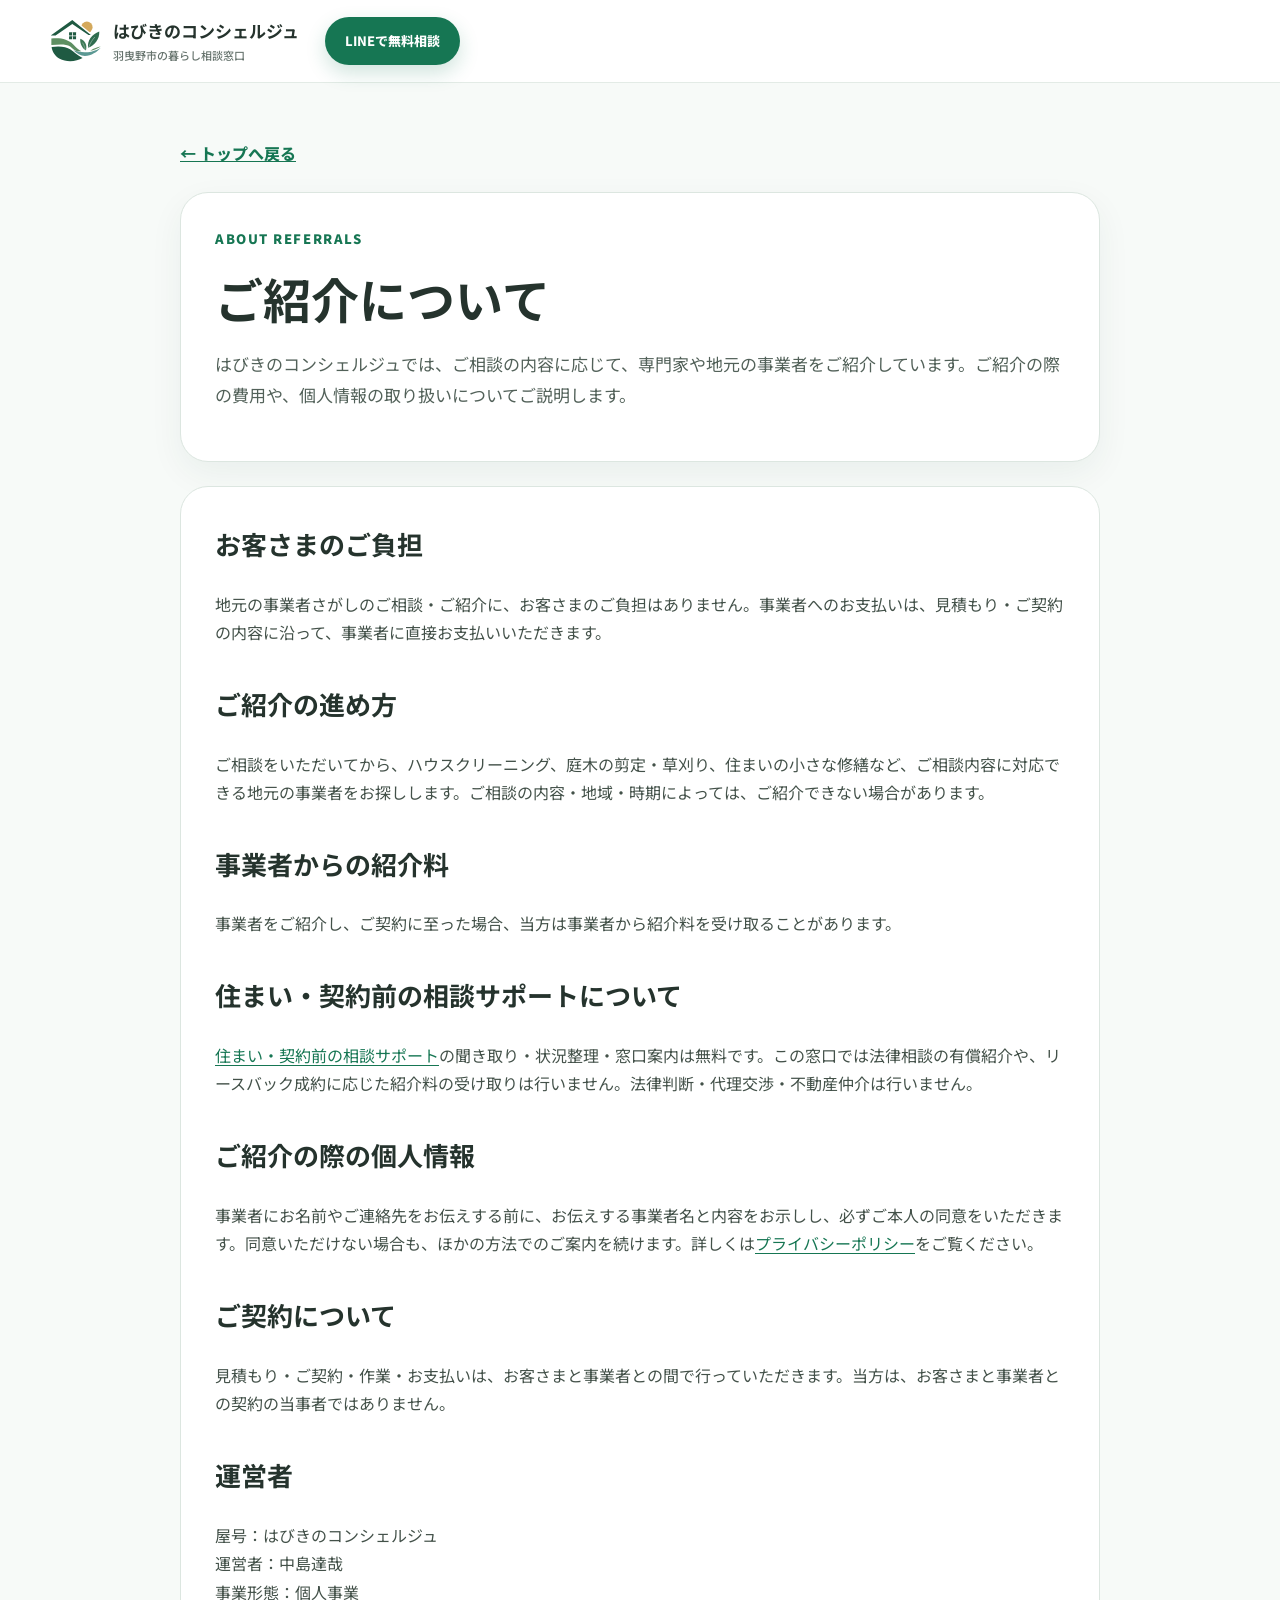
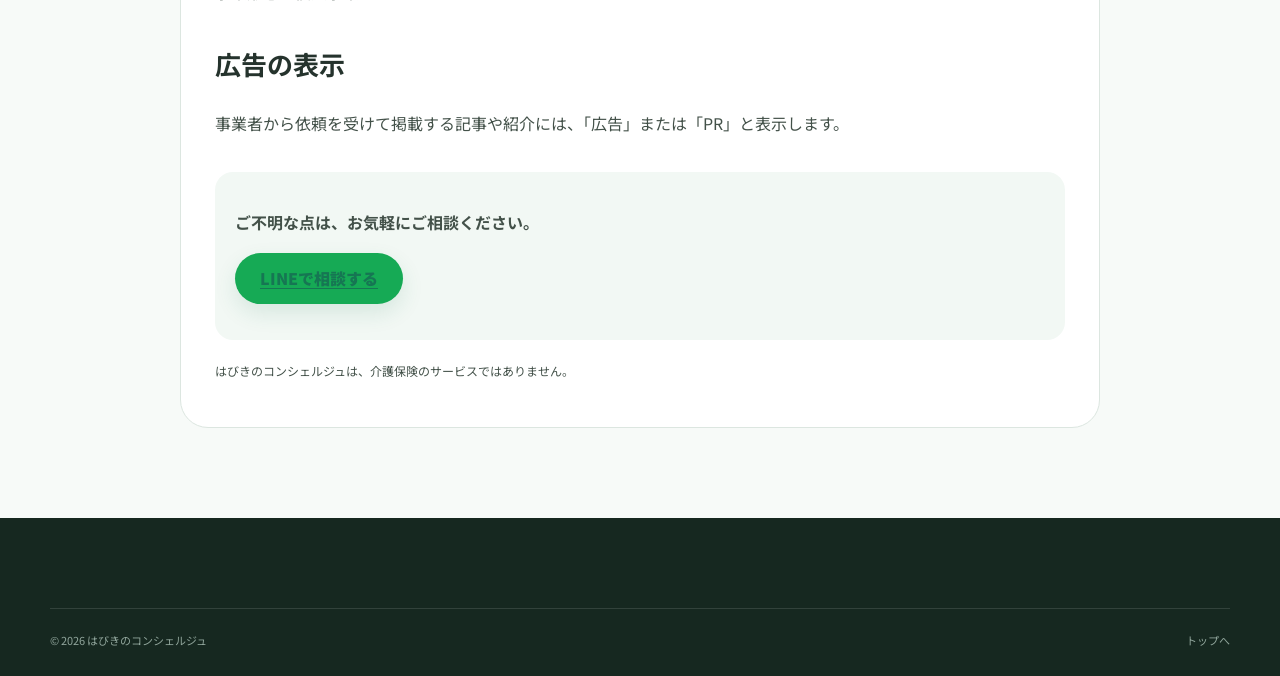
<file: referral-policy.html>
<!doctype html>
<html lang="ja"><head>
<meta charset="utf-8"><meta name="viewport" content="width=device-width,initial-scale=1">
<meta name="description" content="はびきのコンシェルジュの専門家・地元事業者のご紹介について。お客さまのご負担、紹介料、個人情報の取り扱い、広告表示の考え方をご説明します。">
<title>ご紹介について｜はびきのコンシェルジュ</title>
<link rel="canonical" href="https://habikon.github.io/habikino-concierge/referral-policy.html">
<link rel="preconnect" href="https://fonts.googleapis.com"><link rel="preconnect" href="https://fonts.gstatic.com" crossorigin>
<link href="https://fonts.googleapis.com/css2?family=Noto+Sans+JP:wght@400;500;600;700;800;900&display=swap" rel="stylesheet">
<link rel="stylesheet" href="style.css"><link rel="stylesheet" href="media.css">
<script async src="https://www.googletagmanager.com/gtag/js?id=G-TBR4EEDCBP"></script><script>window.dataLayer=window.dataLayer||[];function gtag(){dataLayer.push(arguments)}gtag('js',new Date());gtag('config','G-TBR4EEDCBP');</script>
<link rel="icon" href="assets/brand/habikon-icon.svg" type="image/svg+xml">
<link rel="icon" href="assets/brand/favicon-32.png" sizes="32x32" type="image/png">
<link rel="apple-touch-icon" href="assets/brand/apple-touch-icon.png">
<meta property="og:title" content="ご紹介について｜はびきのコンシェルジュ">
<meta property="og:description" content="はびきのコンシェルジュの専門家・地元事業者のご紹介について。お客さまのご負担、紹介料、個人情報の取り扱い、広告表示の考え方をご説明します。">
<meta property="og:type" content="article">
<meta property="og:url" content="https://habikon.github.io/habikino-concierge/referral-policy.html">
<meta property="og:image" content="https://habikon.github.io/habikino-concierge/assets/brand/og-image.png">
<meta property="og:site_name" content="はびきのコンシェルジュ">
<meta name="twitter:card" content="summary_large_image">
</head><body class="article-page">
<header class="site-header"><div class="container header-inner"><a class="brand" href="./"><img class="brand-logo" src="assets/brand/habikon-mark.svg" alt="" width="52" height="45"><span><strong>はびきのコンシェルジュ</strong><small>羽曳野市の暮らし相談窓口</small></span></a><a class="header-cta" href="https://lin.ee/8h5LYCu" target="_blank" rel="noopener noreferrer">LINEで無料相談</a></div></header>
<main class="article-shell">
<a class="article-back" href="./">← トップへ戻る</a>
<div class="article-header">
<p class="section-label">ABOUT REFERRALS</p>
<h1>ご紹介について</h1>
<p class="article-summary">はびきのコンシェルジュでは、ご相談の内容に応じて、専門家や地元の事業者をご紹介しています。ご紹介の際の費用や、個人情報の取り扱いについてご説明します。</p>
</div>
<div class="article-content">
<h2>お客さまのご負担</h2>
<p>地元の事業者さがしのご相談・ご紹介に、お客さまのご負担はありません。事業者へのお支払いは、見積もり・ご契約の内容に沿って、事業者に直接お支払いいただきます。</p>

<h2>ご紹介の進め方</h2>
<p>ご相談をいただいてから、ハウスクリーニング、庭木の剪定・草刈り、住まいの小さな修繕など、ご相談内容に対応できる地元の事業者をお探しします。ご相談の内容・地域・時期によっては、ご紹介できない場合があります。</p>

<h2>事業者からの紹介料</h2>
<p>事業者をご紹介し、ご契約に至った場合、当方は事業者から紹介料を受け取ることがあります。</p>

<h2>住まい・契約前の相談サポートについて</h2>
<p><a href="contract-support.html">住まい・契約前の相談サポート</a>の聞き取り・状況整理・窓口案内は無料です。この窓口では法律相談の有償紹介や、リースバック成約に応じた紹介料の受け取りは行いません。法律判断・代理交渉・不動産仲介は行いません。</p>
<h2>ご紹介の際の個人情報</h2>
<p>事業者にお名前やご連絡先をお伝えする前に、お伝えする事業者名と内容をお示しし、必ずご本人の同意をいただきます。同意いただけない場合も、ほかの方法でのご案内を続けます。詳しくは<a href="privacy-policy.html">プライバシーポリシー</a>をご覧ください。</p>

<h2>ご契約について</h2>
<p>見積もり・ご契約・作業・お支払いは、お客さまと事業者との間で行っていただきます。当方は、お客さまと事業者との契約の当事者ではありません。</p>

<h2>運営者</h2>
<p>屋号：はびきのコンシェルジュ<br>運営者：中島達哉<br>事業形態：個人事業</p>

<h2>広告の表示</h2>
<p>事業者から依頼を受けて掲載する記事や紹介には、「広告」または「PR」と表示します。</p>

<div class="article-source-box">
<p><strong>ご不明な点は、お気軽にご相談ください。</strong></p>
<p><a class="button button-line" href="https://lin.ee/8h5LYCu" target="_blank" rel="noopener noreferrer">LINEで相談する</a></p>
</div>
<p class="article-disclaimer">はびきのコンシェルジュは、介護保険のサービスではありません。</p>
</div>
</main>
<footer class="site-footer"><div class="container footer-bottom"><span>© 2026 はびきのコンシェルジュ</span><a href="./">トップへ</a></div></footer>
<script>
document.addEventListener('click',e=>{const a=e.target.closest('a');if(!a)return;const href=a.getAttribute('href')||'';if(href.includes('lin.ee/')&&typeof gtag==='function')gtag('event','line_click',{link_url:a.href,page_path:location.pathname,page_title:document.title});});
</script>
</body></html>
</file>
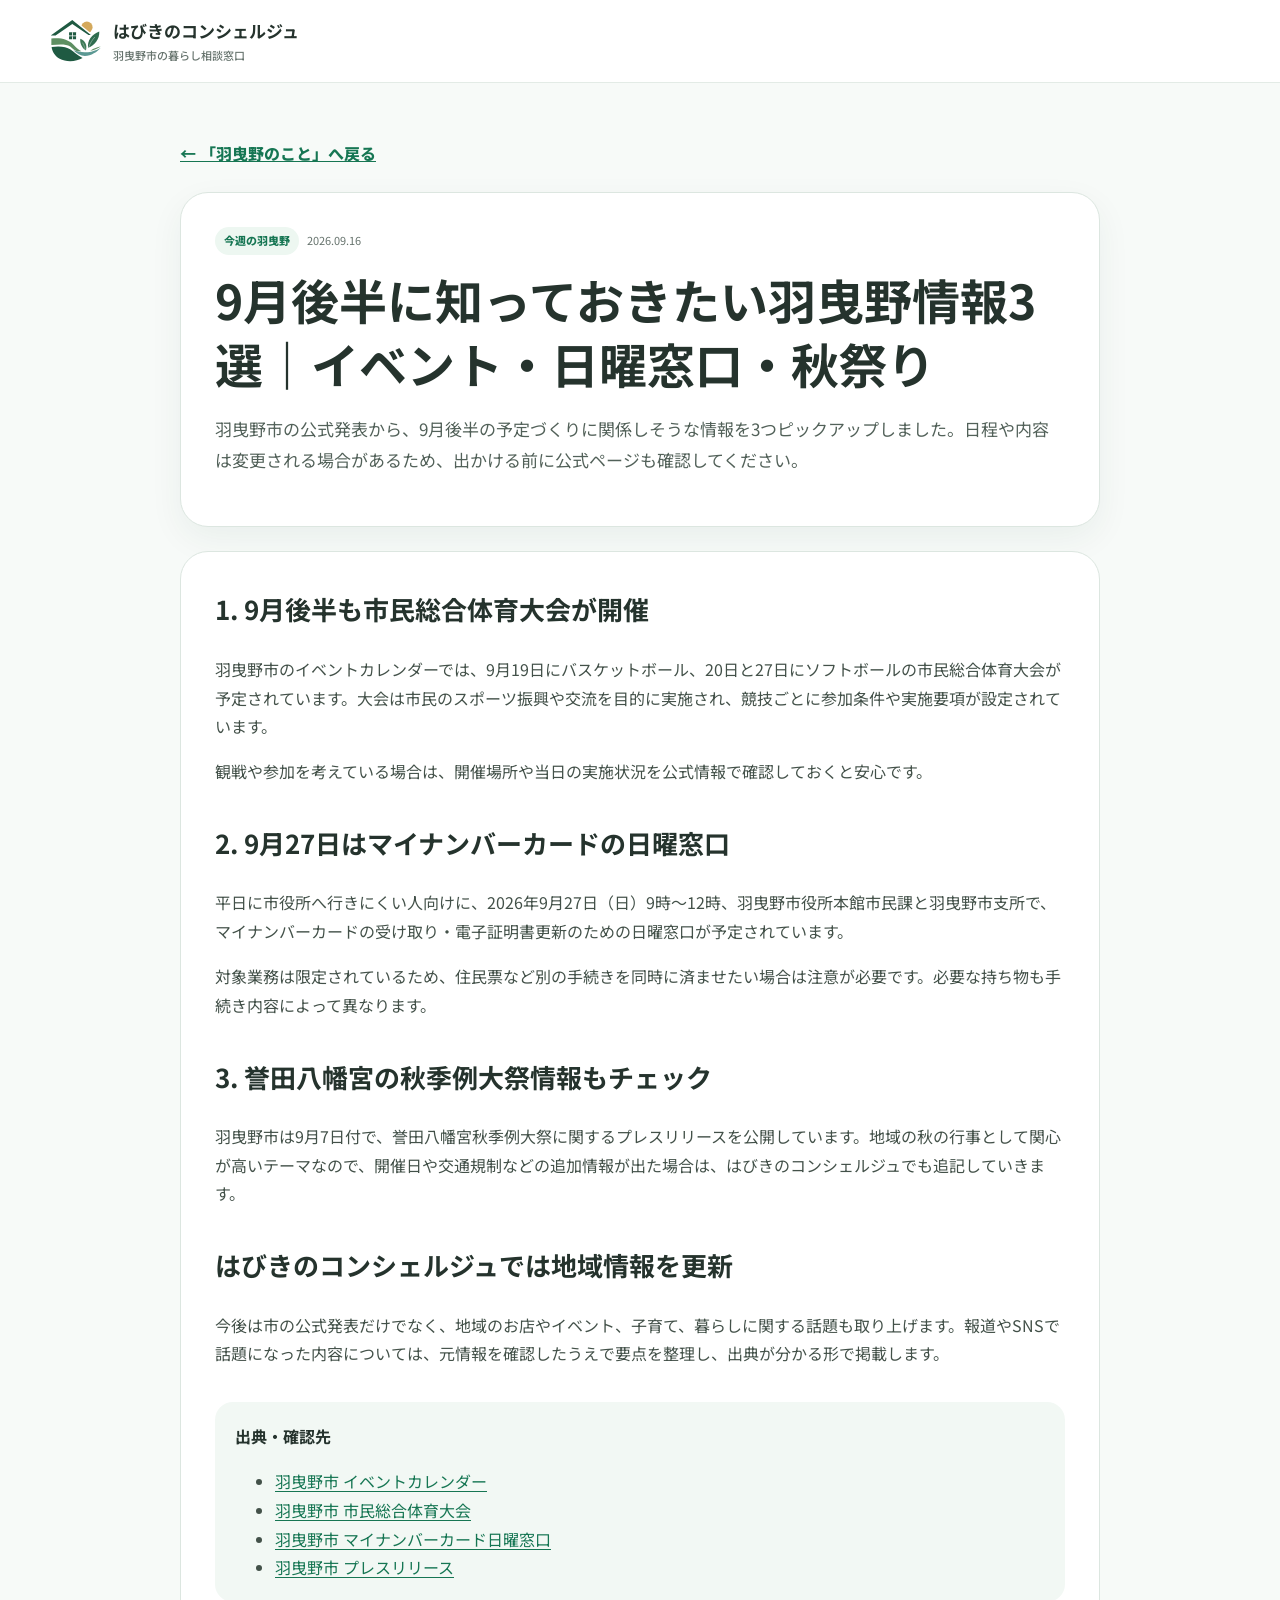
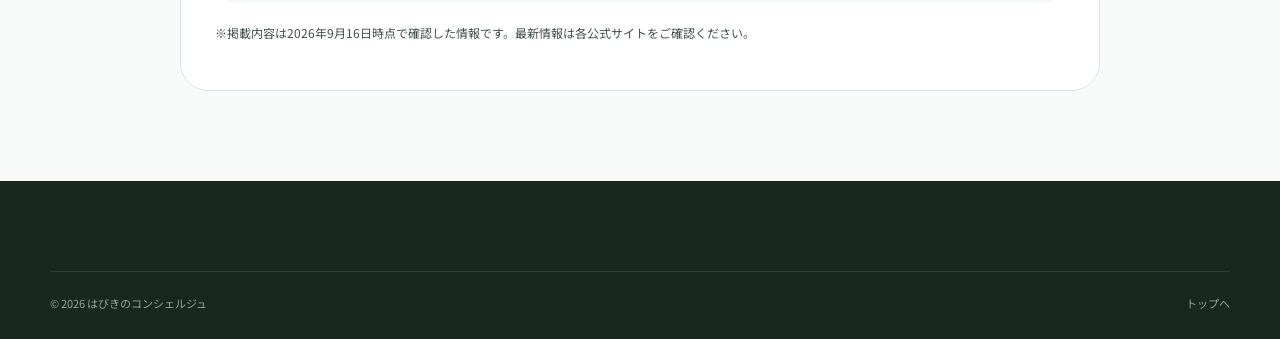
<file: articles/2026-09-16-habikino-weekly.html>
<!doctype html>
<html lang="ja"><head>
<meta charset="utf-8"><meta name="viewport" content="width=device-width,initial-scale=1">
<meta name="description" content="2026年9月後半に羽曳野市で知っておきたいイベント、マイナンバー日曜窓口、誉田八幡宮秋季例大祭などの情報をまとめました。">
<title>9月後半に知っておきたい羽曳野情報3選｜はびきのコンシェルジュ</title>
<link rel="preconnect" href="https://fonts.googleapis.com"><link rel="preconnect" href="https://fonts.gstatic.com" crossorigin>
<link href="https://fonts.googleapis.com/css2?family=Noto+Sans+JP:wght@400;500;600;700;800;900&display=swap" rel="stylesheet">
<link rel="stylesheet" href="../style.css"><link rel="stylesheet" href="../media.css">
<meta property="og:title" content="9月後半に知っておきたい羽曳野情報3選"><meta property="og:type" content="article">
<link rel="icon" href="../assets/brand/habikon-icon.svg" type="image/svg+xml">
<link rel="icon" href="../assets/brand/favicon-32.png" sizes="32x32" type="image/png">
<link rel="apple-touch-icon" href="../assets/brand/apple-touch-icon.png">
<link rel="canonical" href="https://habikon.github.io/habikino-concierge/articles/2026-09-16-habikino-weekly.html">
<meta property="og:description" content="2026年9月後半に羽曳野市で知っておきたいイベント、マイナンバー日曜窓口、誉田八幡宮秋季例大祭などの情報をまとめました。">
<meta property="og:url" content="https://habikon.github.io/habikino-concierge/articles/2026-09-16-habikino-weekly.html">
<meta property="og:image" content="https://habikon.github.io/habikino-concierge/assets/brand/og-image.png">
<meta property="og:site_name" content="はびきのコンシェルジュ">
<meta name="twitter:card" content="summary_large_image">
</head><body class="article-page">
<header class="site-header"><div class="container header-inner"><a class="brand" href="../"><img class="brand-logo" src="../assets/brand/habikon-mark.svg" alt="" width="52" height="45"><span><strong>はびきのコンシェルジュ</strong><small>羽曳野市の暮らし相談窓口</small></span></a></div></header>
<main class="article-shell">
<a class="article-back" href="./">← 「羽曳野のこと」へ戻る</a>
<article>
<header class="article-header"><div class="local-news-meta"><span class="local-news-category">今週の羽曳野</span><time datetime="2026-09-16">2026.09.16</time></div><h1>9月後半に知っておきたい羽曳野情報3選｜イベント・日曜窓口・秋祭り</h1><p class="article-summary">羽曳野市の公式発表から、9月後半の予定づくりに関係しそうな情報を3つピックアップしました。日程や内容は変更される場合があるため、出かける前に公式ページも確認してください。</p></header>
<div class="article-content">
<h2>1. 9月後半も市民総合体育大会が開催</h2>
<p>羽曳野市のイベントカレンダーでは、9月19日にバスケットボール、20日と27日にソフトボールの市民総合体育大会が予定されています。大会は市民のスポーツ振興や交流を目的に実施され、競技ごとに参加条件や実施要項が設定されています。</p>
<p>観戦や参加を考えている場合は、開催場所や当日の実施状況を公式情報で確認しておくと安心です。</p>
<h2>2. 9月27日はマイナンバーカードの日曜窓口</h2>
<p>平日に市役所へ行きにくい人向けに、2026年9月27日（日）9時〜12時、羽曳野市役所本館市民課と羽曳野市支所で、マイナンバーカードの受け取り・電子証明書更新のための日曜窓口が予定されています。</p>
<p>対象業務は限定されているため、住民票など別の手続きを同時に済ませたい場合は注意が必要です。必要な持ち物も手続き内容によって異なります。</p>
<h2>3. 誉田八幡宮の秋季例大祭情報もチェック</h2>
<p>羽曳野市は9月7日付で、誉田八幡宮秋季例大祭に関するプレスリリースを公開しています。地域の秋の行事として関心が高いテーマなので、開催日や交通規制などの追加情報が出た場合は、はびきのコンシェルジュでも追記していきます。</p>
<h2>はびきのコンシェルジュでは地域情報を更新</h2>
<p>今後は市の公式発表だけでなく、地域のお店やイベント、子育て、暮らしに関する話題も取り上げます。報道やSNSで話題になった内容については、元情報を確認したうえで要点を整理し、出典が分かる形で掲載します。</p>
<div class="article-source-box"><strong>出典・確認先</strong><ul>
<li><a href="https://www.city.habikino.lg.jp/calendar.html" target="_blank" rel="noopener noreferrer">羽曳野市 イベントカレンダー</a></li>
<li><a href="https://www.city.habikino.lg.jp/soshiki/shougaigakushu/shougaigakushsports/sports_shinko/taiiku_taikai/1288.html" target="_blank" rel="noopener noreferrer">羽曳野市 市民総合体育大会</a></li>
<li><a href="https://www.city.habikino.lg.jp/topics/6068.html" target="_blank" rel="noopener noreferrer">羽曳野市 マイナンバーカード日曜窓口</a></li>
<li><a href="https://www.city.habikino.lg.jp/soshiki/shichou/toshimiryoku/houdouteikyou/17371.html" target="_blank" rel="noopener noreferrer">羽曳野市 プレスリリース</a></li>
</ul></div>
<p class="article-disclaimer">※掲載内容は2026年9月16日時点で確認した情報です。最新情報は各公式サイトをご確認ください。</p>
</div></article></main>
<footer class="site-footer"><div class="container footer-bottom"><span>© 2026 はびきのコンシェルジュ</span><a href="../">トップへ</a></div></footer>
</body></html>
</file>
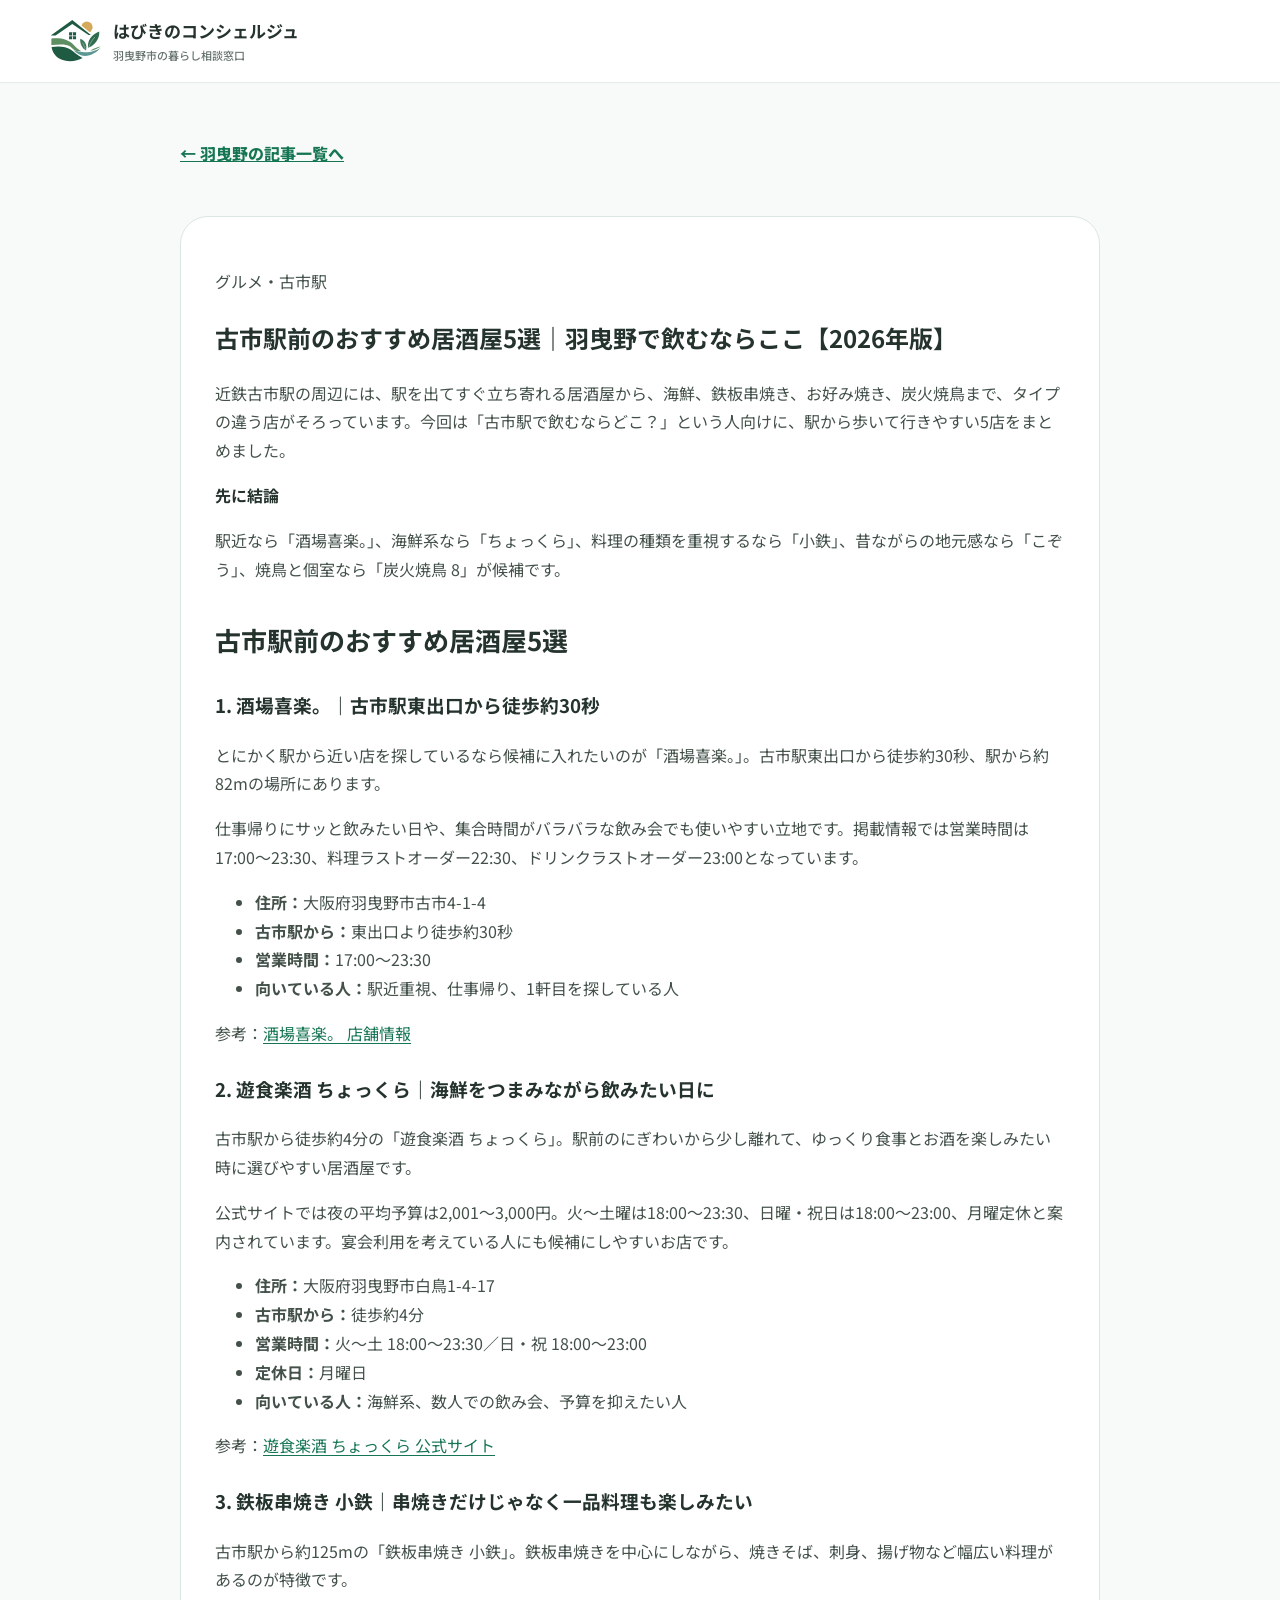
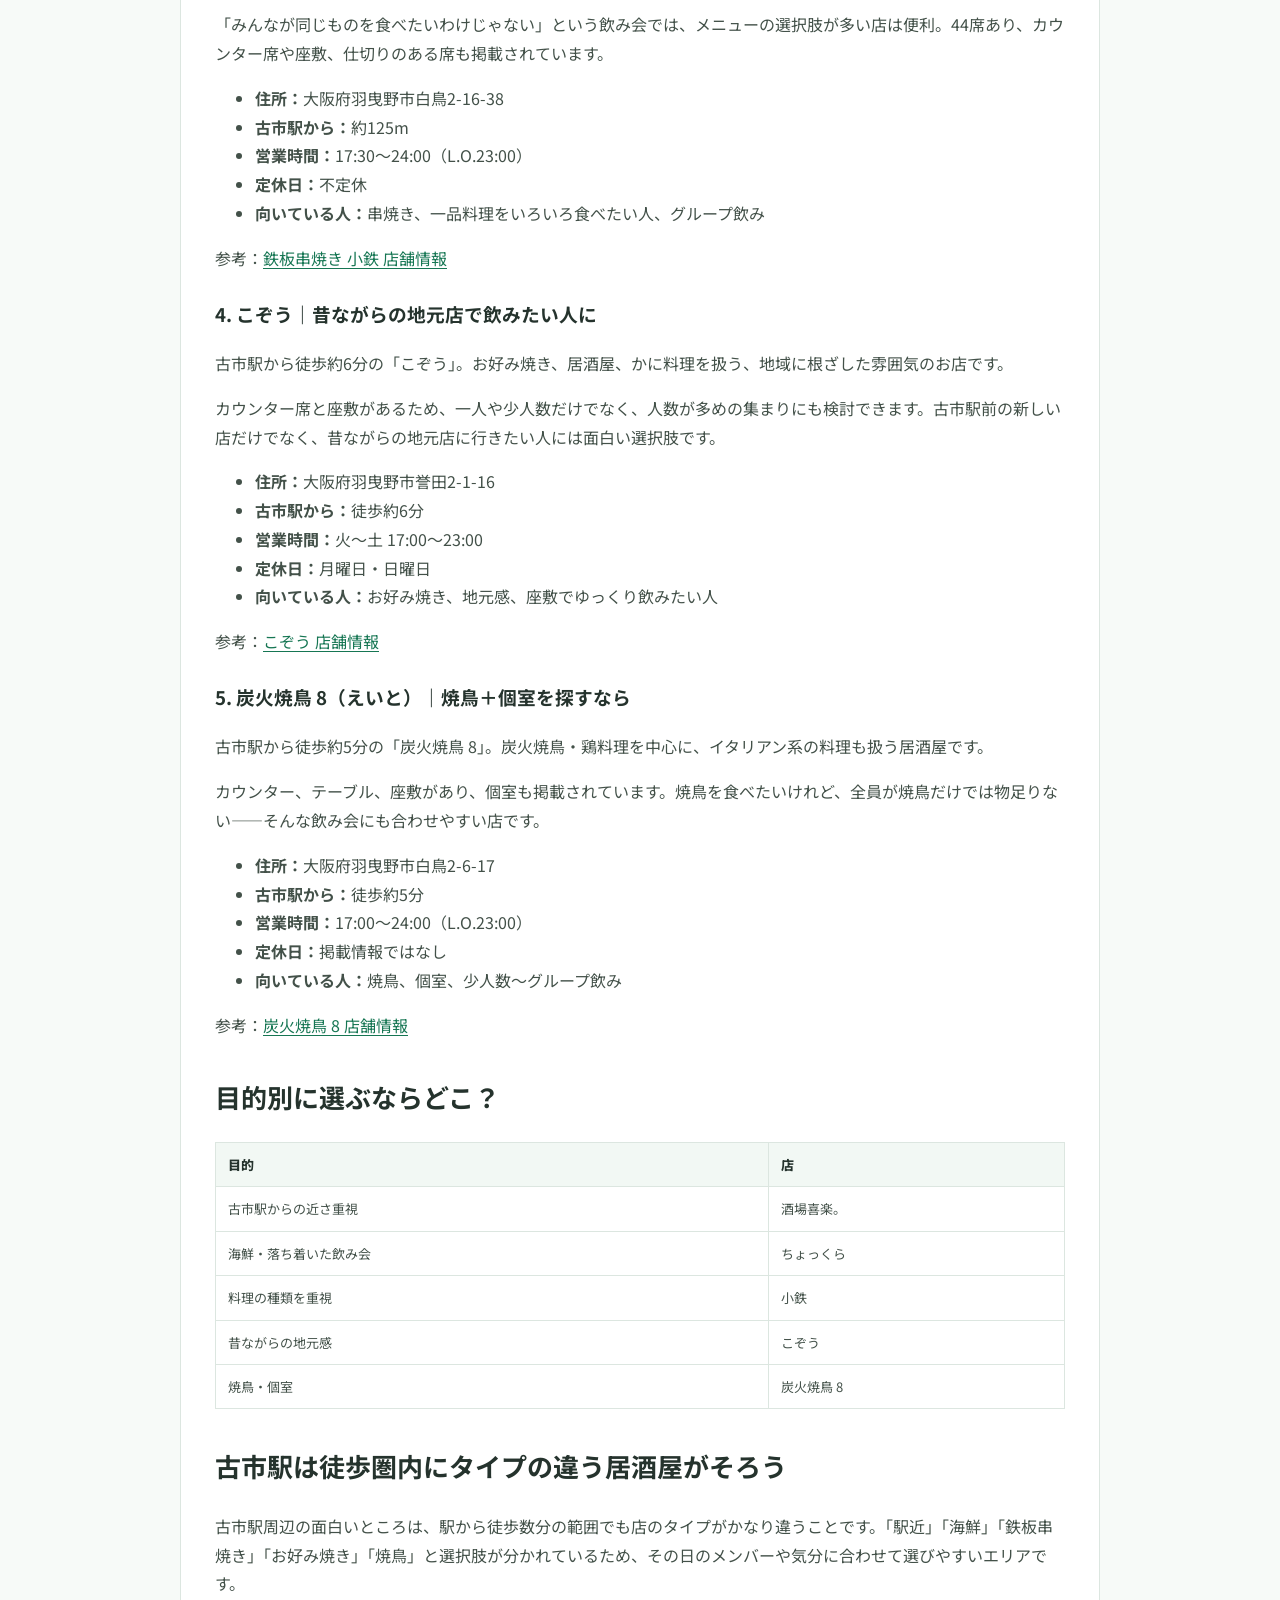
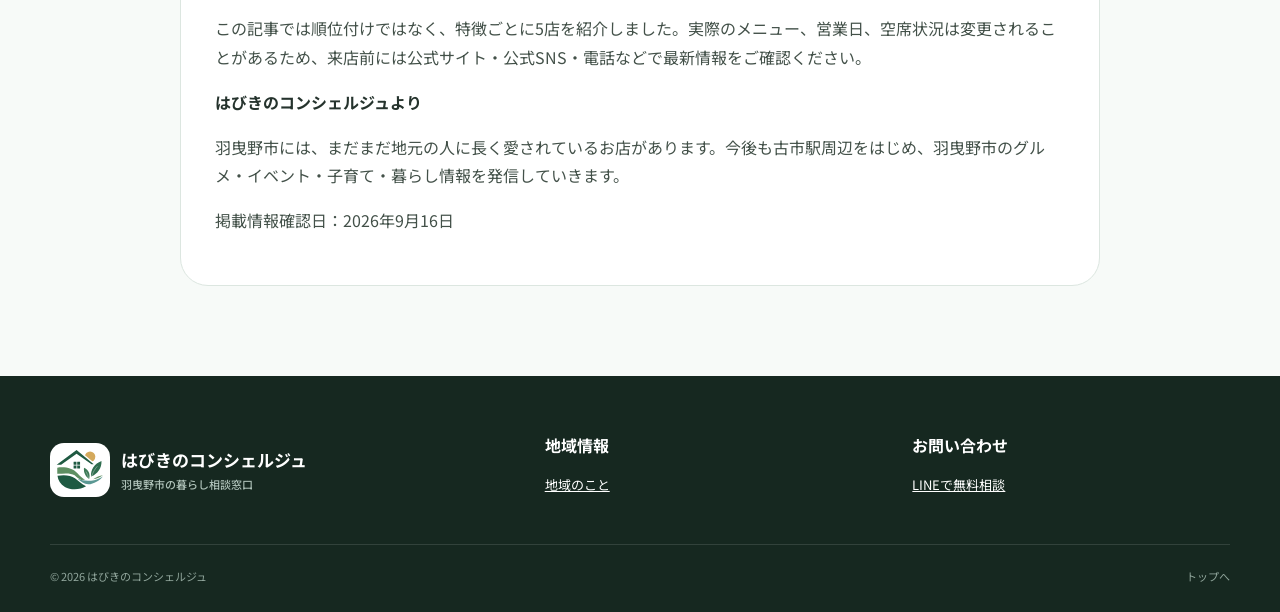
<file: articles/furuichi-izakaya-5.html>
<!doctype html>
<html lang="ja">
<head>
  <meta charset="utf-8">
  <meta name="viewport" content="width=device-width,initial-scale=1">
  <meta name="description" content="古市駅前で居酒屋を探している方へ。酒場喜楽。、ちょっくら、小鉄、こぞう、炭火焼鳥8の5店を、駅からの近さや料理ジャンル、利用シーン別に紹介します。">
  <meta name="theme-color" content="#167653">
  <meta property="og:title" content="古市駅前のおすすめ居酒屋5選｜羽曳野で飲むならここ【2026年版】">
  <meta property="og:description" content="古市駅周辺の居酒屋5店を、駅近・海鮮・串焼き・お好み焼き・焼鳥など目的別に紹介。">
  <meta property="og:type" content="article">
  <title>古市駅前のおすすめ居酒屋5選｜羽曳野で飲むならここ【2026年版】</title>
  <link rel="preconnect" href="https://fonts.googleapis.com">
  <link rel="preconnect" href="https://fonts.gstatic.com" crossorigin>
  <link href="https://fonts.googleapis.com/css2?family=Noto+Sans+JP:wght@400;500;600;700;800;900&display=swap" rel="stylesheet">
  <link rel="stylesheet" href="../style.css">
  <link rel="stylesheet" href="../media.css">
<link rel="icon" href="../assets/brand/habikon-icon.svg" type="image/svg+xml">
<link rel="icon" href="../assets/brand/favicon-32.png" sizes="32x32" type="image/png">
<link rel="apple-touch-icon" href="../assets/brand/apple-touch-icon.png">
<link rel="canonical" href="https://habikon.github.io/habikino-concierge/articles/furuichi-izakaya-5.html">
<meta property="og:url" content="https://habikon.github.io/habikino-concierge/articles/furuichi-izakaya-5.html">
<meta property="og:image" content="https://habikon.github.io/habikino-concierge/assets/brand/og-image.png">
<meta property="og:site_name" content="はびきのコンシェルジュ">
<meta name="twitter:card" content="summary_large_image">
</head>
<body class="article-page">
  <header class="site-header">
    <div class="container header-inner">
      <a class="brand" href="../"><img class="brand-logo" src="../assets/brand/habikon-mark.svg" alt="" width="52" height="45"><span><strong>はびきのコンシェルジュ</strong><small>羽曳野市の暮らし相談窓口</small></span></a>
    </div>
  </header>

  <main class="article-shell">
    <a class="article-back" href="./">← 羽曳野の記事一覧へ</a>
    <article class="article-content">
      <p class="article-kicker">グルメ・古市駅</p>
      <h1>古市駅前のおすすめ居酒屋5選｜羽曳野で飲むならここ【2026年版】</h1>
      <p class="article-lead">近鉄古市駅の周辺には、駅を出てすぐ立ち寄れる居酒屋から、海鮮、鉄板串焼き、お好み焼き、炭火焼鳥まで、タイプの違う店がそろっています。今回は「古市駅で飲むならどこ？」という人向けに、駅から歩いて行きやすい5店をまとめました。</p>

      <div class="article-note"><strong>先に結論</strong><p>駅近なら「酒場喜楽。」、海鮮系なら「ちょっくら」、料理の種類を重視するなら「小鉄」、昔ながらの地元感なら「こぞう」、焼鳥と個室なら「炭火焼鳥 8」が候補です。</p></div>

      <h2>古市駅前のおすすめ居酒屋5選</h2>

      <h3>1. 酒場喜楽。｜古市駅東出口から徒歩約30秒</h3>
      <p>とにかく駅から近い店を探しているなら候補に入れたいのが「酒場喜楽。」。古市駅東出口から徒歩約30秒、駅から約82mの場所にあります。</p>
      <p>仕事帰りにサッと飲みたい日や、集合時間がバラバラな飲み会でも使いやすい立地です。掲載情報では営業時間は17:00〜23:30、料理ラストオーダー22:30、ドリンクラストオーダー23:00となっています。</p>
      <ul>
        <li><strong>住所：</strong>大阪府羽曳野市古市4-1-4</li>
        <li><strong>古市駅から：</strong>東出口より徒歩約30秒</li>
        <li><strong>営業時間：</strong>17:00〜23:30</li>
        <li><strong>向いている人：</strong>駅近重視、仕事帰り、1軒目を探している人</li>
      </ul>
      <p class="source-note">参考：<a href="https://tabelog.com/osaka/A2708/A270801/27150696/" target="_blank" rel="noopener noreferrer">酒場喜楽。 店舗情報</a></p>

      <h3>2. 遊食楽酒 ちょっくら｜海鮮をつまみながら飲みたい日に</h3>
      <p>古市駅から徒歩約4分の「遊食楽酒 ちょっくら」。駅前のにぎわいから少し離れて、ゆっくり食事とお酒を楽しみたい時に選びやすい居酒屋です。</p>
      <p>公式サイトでは夜の平均予算は2,001〜3,000円。火〜土曜は18:00〜23:30、日曜・祝日は18:00〜23:00、月曜定休と案内されています。宴会利用を考えている人にも候補にしやすいお店です。</p>
      <ul>
        <li><strong>住所：</strong>大阪府羽曳野市白鳥1-4-17</li>
        <li><strong>古市駅から：</strong>徒歩約4分</li>
        <li><strong>営業時間：</strong>火〜土 18:00〜23:30／日・祝 18:00〜23:00</li>
        <li><strong>定休日：</strong>月曜日</li>
        <li><strong>向いている人：</strong>海鮮系、数人での飲み会、予算を抑えたい人</li>
      </ul>
      <p class="source-note">参考：<a href="https://ttyokura.owst.jp/" target="_blank" rel="noopener noreferrer">遊食楽酒 ちょっくら 公式サイト</a></p>

      <h3>3. 鉄板串焼き 小鉄｜串焼きだけじゃなく一品料理も楽しみたい</h3>
      <p>古市駅から約125mの「鉄板串焼き 小鉄」。鉄板串焼きを中心にしながら、焼きそば、刺身、揚げ物など幅広い料理があるのが特徴です。</p>
      <p>「みんなが同じものを食べたいわけじゃない」という飲み会では、メニューの選択肢が多い店は便利。44席あり、カウンター席や座敷、仕切りのある席も掲載されています。</p>
      <ul>
        <li><strong>住所：</strong>大阪府羽曳野市白鳥2-16-38</li>
        <li><strong>古市駅から：</strong>約125m</li>
        <li><strong>営業時間：</strong>17:30〜24:00（L.O.23:00）</li>
        <li><strong>定休日：</strong>不定休</li>
        <li><strong>向いている人：</strong>串焼き、一品料理をいろいろ食べたい人、グループ飲み</li>
      </ul>
      <p class="source-note">参考：<a href="https://tabelog.com/osaka/A2708/A270801/27100178/" target="_blank" rel="noopener noreferrer">鉄板串焼き 小鉄 店舗情報</a></p>

      <h3>4. こぞう｜昔ながらの地元店で飲みたい人に</h3>
      <p>古市駅から徒歩約6分の「こぞう」。お好み焼き、居酒屋、かに料理を扱う、地域に根ざした雰囲気のお店です。</p>
      <p>カウンター席と座敷があるため、一人や少人数だけでなく、人数が多めの集まりにも検討できます。古市駅前の新しい店だけでなく、昔ながらの地元店に行きたい人には面白い選択肢です。</p>
      <ul>
        <li><strong>住所：</strong>大阪府羽曳野市誉田2-1-16</li>
        <li><strong>古市駅から：</strong>徒歩約6分</li>
        <li><strong>営業時間：</strong>火〜土 17:00〜23:00</li>
        <li><strong>定休日：</strong>月曜日・日曜日</li>
        <li><strong>向いている人：</strong>お好み焼き、地元感、座敷でゆっくり飲みたい人</li>
      </ul>
      <p class="source-note">参考：<a href="https://tabelog.com/osaka/A2708/A270801/27032799/" target="_blank" rel="noopener noreferrer">こぞう 店舗情報</a></p>

      <h3>5. 炭火焼鳥 8（えいと）｜焼鳥＋個室を探すなら</h3>
      <p>古市駅から徒歩約5分の「炭火焼鳥 8」。炭火焼鳥・鶏料理を中心に、イタリアン系の料理も扱う居酒屋です。</p>
      <p>カウンター、テーブル、座敷があり、個室も掲載されています。焼鳥を食べたいけれど、全員が焼鳥だけでは物足りない――そんな飲み会にも合わせやすい店です。</p>
      <ul>
        <li><strong>住所：</strong>大阪府羽曳野市白鳥2-6-17</li>
        <li><strong>古市駅から：</strong>徒歩約5分</li>
        <li><strong>営業時間：</strong>17:00〜24:00（L.O.23:00）</li>
        <li><strong>定休日：</strong>掲載情報ではなし</li>
        <li><strong>向いている人：</strong>焼鳥、個室、少人数〜グループ飲み</li>
      </ul>
      <p class="source-note">参考：<a href="https://www.hotpepper.jp/strJ001218463/" target="_blank" rel="noopener noreferrer">炭火焼鳥 8 店舗情報</a></p>

      <h2>目的別に選ぶならどこ？</h2>
      <div class="article-table-wrap"><table class="article-table"><thead><tr><th>目的</th><th>店</th></tr></thead><tbody>
        <tr><td>古市駅からの近さ重視</td><td>酒場喜楽。</td></tr>
        <tr><td>海鮮・落ち着いた飲み会</td><td>ちょっくら</td></tr>
        <tr><td>料理の種類を重視</td><td>小鉄</td></tr>
        <tr><td>昔ながらの地元感</td><td>こぞう</td></tr>
        <tr><td>焼鳥・個室</td><td>炭火焼鳥 8</td></tr>
      </tbody></table></div>

      <h2>古市駅は徒歩圏内にタイプの違う居酒屋がそろう</h2>
      <p>古市駅周辺の面白いところは、駅から徒歩数分の範囲でも店のタイプがかなり違うことです。「駅近」「海鮮」「鉄板串焼き」「お好み焼き」「焼鳥」と選択肢が分かれているため、その日のメンバーや気分に合わせて選びやすいエリアです。</p>
      <p>この記事では順位付けではなく、特徴ごとに5店を紹介しました。実際のメニュー、営業日、空席状況は変更されることがあるため、来店前には公式サイト・公式SNS・電話などで最新情報をご確認ください。</p>

      <div class="article-note"><strong>はびきのコンシェルジュより</strong><p>羽曳野市には、まだまだ地元の人に長く愛されているお店があります。今後も古市駅周辺をはじめ、羽曳野市のグルメ・イベント・子育て・暮らし情報を発信していきます。</p></div>

      <p class="article-updated">掲載情報確認日：2026年9月16日</p>
    </article>
  </main>

  <footer class="site-footer"><div class="container footer-grid"><div class="brand footer-brand"><img class="brand-logo" src="../assets/brand/habikon-mark.svg" alt="" width="52" height="45"><span><strong>はびきのコンシェルジュ</strong><small>羽曳野市の暮らし相談窓口</small></span></div><div><strong>地域情報</strong><p><a href="./">地域のこと</a></p></div><div><strong>お問い合わせ</strong><p><a href="https://lin.ee/8h5LYCu" target="_blank" rel="noopener noreferrer">LINEで無料相談</a></p></div></div><div class="container footer-bottom"><span>© 2026 はびきのコンシェルジュ</span><a href="../">トップへ</a></div></footer>
</body>
</html>
</file>
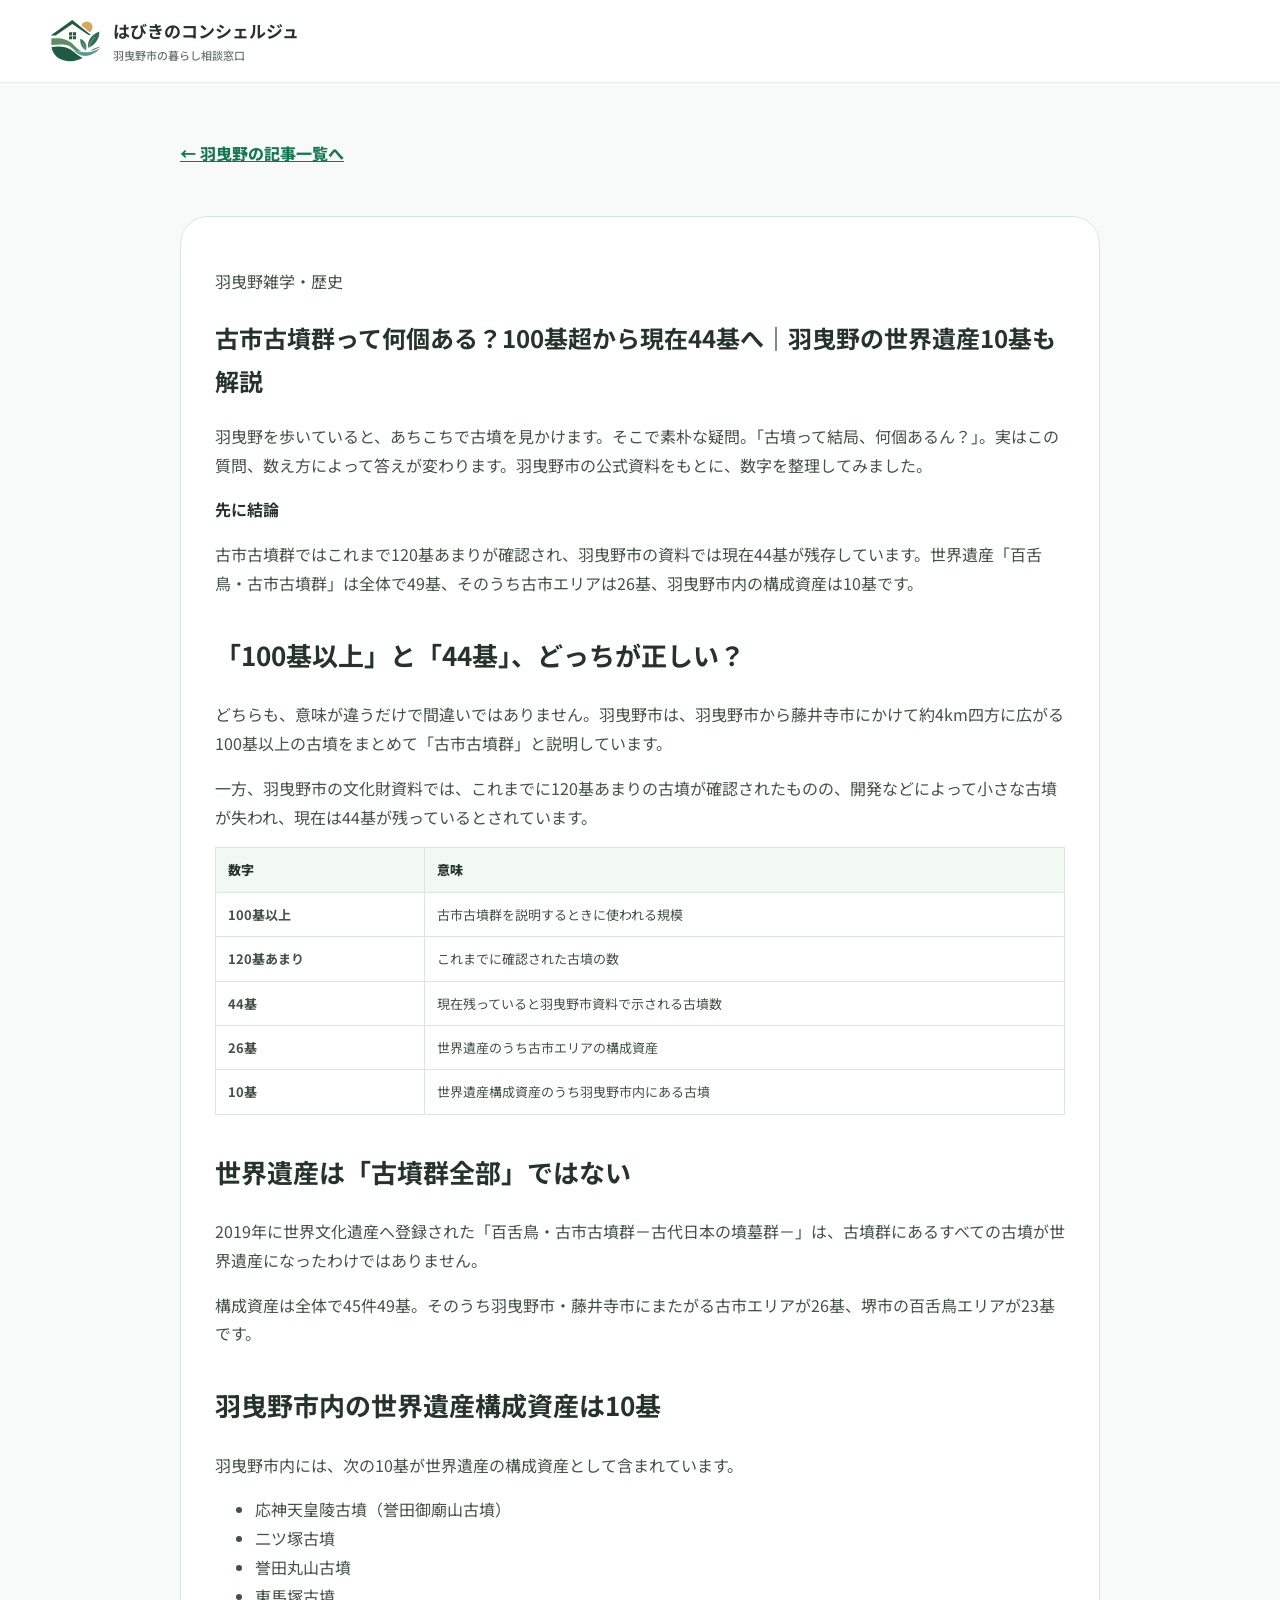
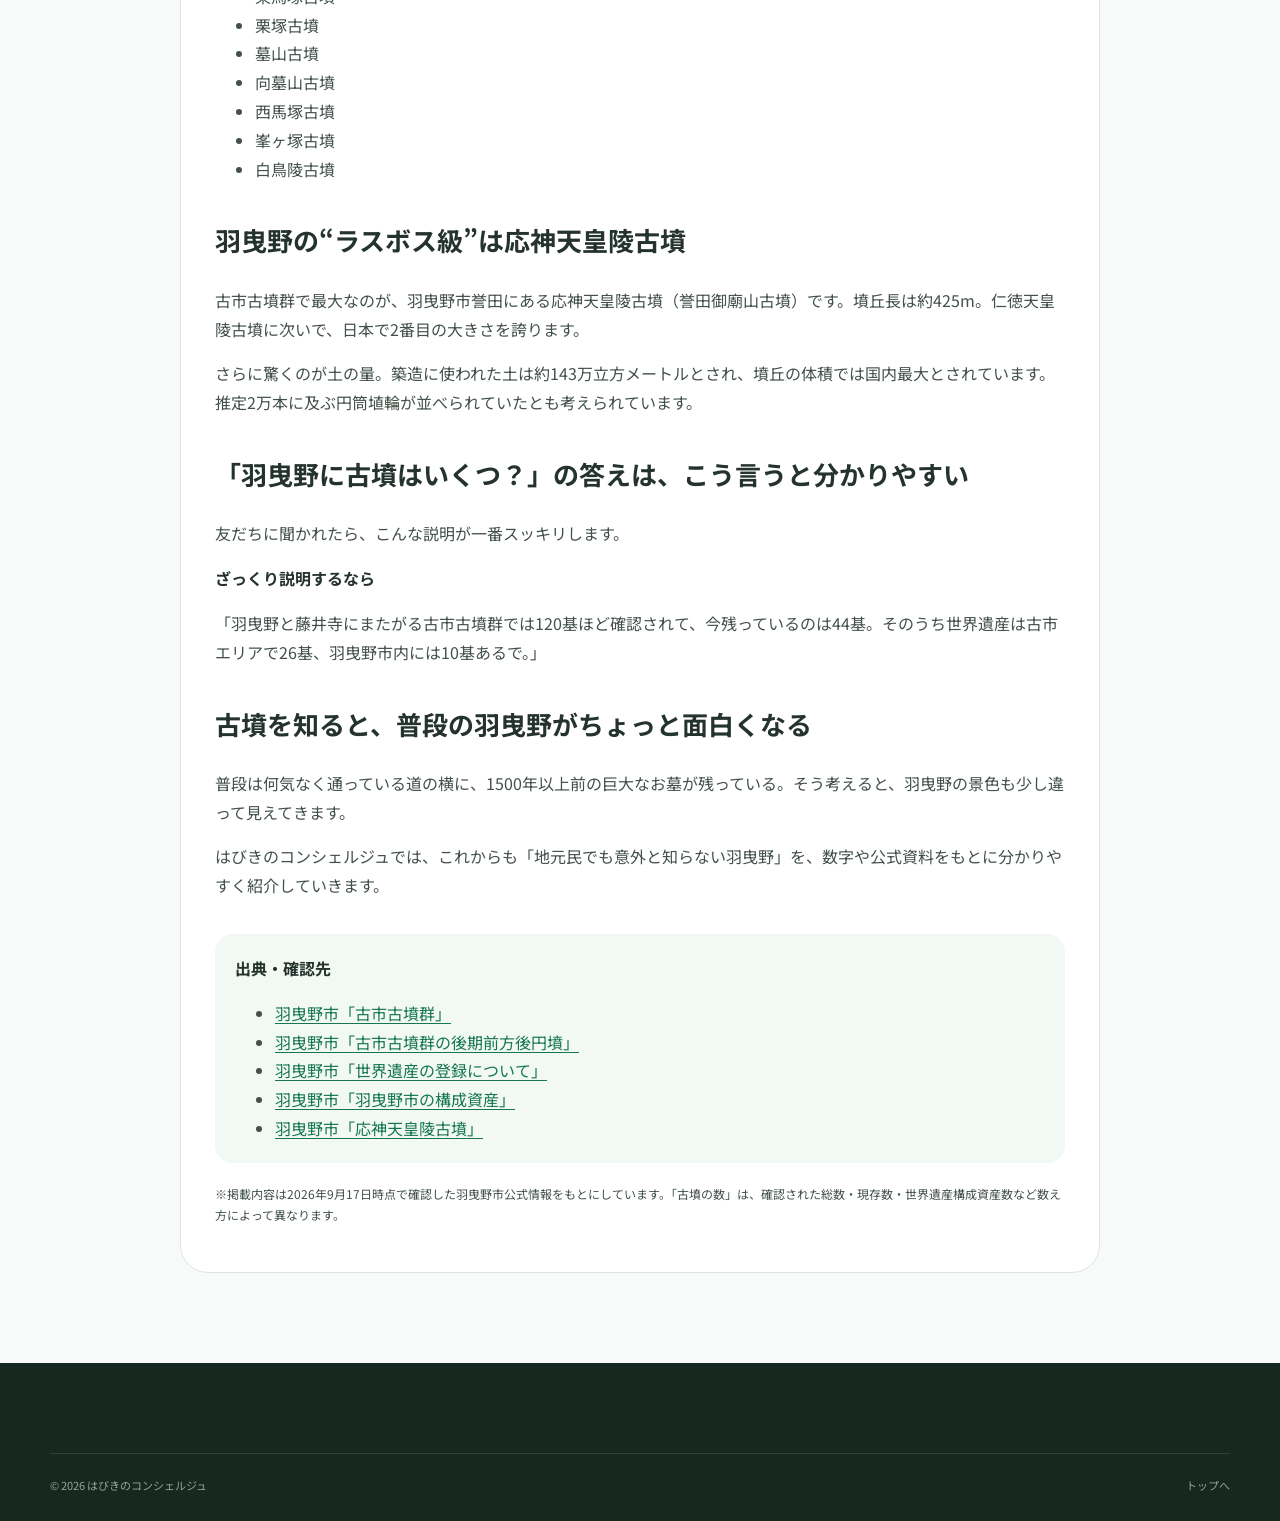
<file: articles/furuichi-kofun-how-many.html>
<!doctype html>
<html lang="ja">
<head>
  <meta charset="utf-8">
  <meta name="viewport" content="width=device-width,initial-scale=1">
  <meta name="description" content="古市古墳群には古墳が何基ある？かつて100基以上、現在残る44基、世界遺産49基のうち古市エリア26基・羽曳野市内10基という数字を整理して解説します。">
  <meta name="theme-color" content="#167653">
  <meta property="og:title" content="古市古墳群って何個ある？100基超から現在44基へ｜羽曳野の世界遺産10基も解説">
  <meta property="og:description" content="『羽曳野って古墳だらけやけど、結局何個あるん？』を羽曳野市の公式資料をもとに整理しました。">
  <meta property="og:type" content="article">
  <title>古市古墳群って何個ある？100基超から現在44基へ｜羽曳野の世界遺産10基も解説</title>
  <link rel="preconnect" href="https://fonts.googleapis.com">
  <link rel="preconnect" href="https://fonts.gstatic.com" crossorigin>
  <link href="https://fonts.googleapis.com/css2?family=Noto+Sans+JP:wght@400;500;600;700;800;900&display=swap" rel="stylesheet">
  <link rel="stylesheet" href="../style.css">
  <link rel="stylesheet" href="../media.css">
  <script async src="https://www.googletagmanager.com/gtag/js?id=G-TBR4EEDCBP"></script>
  <script>window.dataLayer=window.dataLayer||[];function gtag(){dataLayer.push(arguments)}gtag('js',new Date());gtag('config','G-TBR4EEDCBP');</script>
<link rel="icon" href="../assets/brand/habikon-icon.svg" type="image/svg+xml">
<link rel="icon" href="../assets/brand/favicon-32.png" sizes="32x32" type="image/png">
<link rel="apple-touch-icon" href="../assets/brand/apple-touch-icon.png">
<link rel="canonical" href="https://habikon.github.io/habikino-concierge/articles/furuichi-kofun-how-many.html">
<meta property="og:url" content="https://habikon.github.io/habikino-concierge/articles/furuichi-kofun-how-many.html">
<meta property="og:image" content="https://habikon.github.io/habikino-concierge/assets/brand/og-image.png">
<meta property="og:site_name" content="はびきのコンシェルジュ">
<meta name="twitter:card" content="summary_large_image">
</head>
<body class="article-page">
<header class="site-header"><div class="container header-inner"><a class="brand" href="../"><img class="brand-logo" src="../assets/brand/habikon-mark.svg" alt="" width="52" height="45"><span><strong>はびきのコンシェルジュ</strong><small>羽曳野市の暮らし相談窓口</small></span></a></div></header>
<main class="article-shell">
  <a class="article-back" href="./">← 羽曳野の記事一覧へ</a>
  <article class="article-content">
    <p class="article-kicker">羽曳野雑学・歴史</p>
    <h1>古市古墳群って何個ある？100基超から現在44基へ｜羽曳野の世界遺産10基も解説</h1>
    <p class="article-lead">羽曳野を歩いていると、あちこちで古墳を見かけます。そこで素朴な疑問。「古墳って結局、何個あるん？」。実はこの質問、数え方によって答えが変わります。羽曳野市の公式資料をもとに、数字を整理してみました。</p>

    <div class="article-note"><strong>先に結論</strong><p>古市古墳群ではこれまで120基あまりが確認され、羽曳野市の資料では現在44基が残存しています。世界遺産「百舌鳥・古市古墳群」は全体で49基、そのうち古市エリアは26基、羽曳野市内の構成資産は10基です。</p></div>

    <h2>「100基以上」と「44基」、どっちが正しい？</h2>
    <p>どちらも、意味が違うだけで間違いではありません。羽曳野市は、羽曳野市から藤井寺市にかけて約4km四方に広がる100基以上の古墳をまとめて「古市古墳群」と説明しています。</p>
    <p>一方、羽曳野市の文化財資料では、これまでに120基あまりの古墳が確認されたものの、開発などによって小さな古墳が失われ、現在は44基が残っているとされています。</p>

    <div class="article-table-wrap"><table class="article-table"><thead><tr><th>数字</th><th>意味</th></tr></thead><tbody>
      <tr><td><strong>100基以上</strong></td><td>古市古墳群を説明するときに使われる規模</td></tr>
      <tr><td><strong>120基あまり</strong></td><td>これまでに確認された古墳の数</td></tr>
      <tr><td><strong>44基</strong></td><td>現在残っていると羽曳野市資料で示される古墳数</td></tr>
      <tr><td><strong>26基</strong></td><td>世界遺産のうち古市エリアの構成資産</td></tr>
      <tr><td><strong>10基</strong></td><td>世界遺産構成資産のうち羽曳野市内にある古墳</td></tr>
    </tbody></table></div>

    <h2>世界遺産は「古墳群全部」ではない</h2>
    <p>2019年に世界文化遺産へ登録された「百舌鳥・古市古墳群－古代日本の墳墓群－」は、古墳群にあるすべての古墳が世界遺産になったわけではありません。</p>
    <p>構成資産は全体で45件49基。そのうち羽曳野市・藤井寺市にまたがる古市エリアが26基、堺市の百舌鳥エリアが23基です。</p>

    <h2>羽曳野市内の世界遺産構成資産は10基</h2>
    <p>羽曳野市内には、次の10基が世界遺産の構成資産として含まれています。</p>
    <ul>
      <li>応神天皇陵古墳（誉田御廟山古墳）</li>
      <li>二ツ塚古墳</li>
      <li>誉田丸山古墳</li>
      <li>東馬塚古墳</li>
      <li>栗塚古墳</li>
      <li>墓山古墳</li>
      <li>向墓山古墳</li>
      <li>西馬塚古墳</li>
      <li>峯ヶ塚古墳</li>
      <li>白鳥陵古墳</li>
    </ul>

    <h2>羽曳野の“ラスボス級”は応神天皇陵古墳</h2>
    <p>古市古墳群で最大なのが、羽曳野市誉田にある応神天皇陵古墳（誉田御廟山古墳）です。墳丘長は約425m。仁徳天皇陵古墳に次いで、日本で2番目の大きさを誇ります。</p>
    <p>さらに驚くのが土の量。築造に使われた土は約143万立方メートルとされ、墳丘の体積では国内最大とされています。推定2万本に及ぶ円筒埴輪が並べられていたとも考えられています。</p>

    <h2>「羽曳野に古墳はいくつ？」の答えは、こう言うと分かりやすい</h2>
    <p>友だちに聞かれたら、こんな説明が一番スッキリします。</p>
    <div class="article-note"><strong>ざっくり説明するなら</strong><p>「羽曳野と藤井寺にまたがる古市古墳群では120基ほど確認されて、今残っているのは44基。そのうち世界遺産は古市エリアで26基、羽曳野市内には10基あるで。」</p></div>

    <h2>古墳を知ると、普段の羽曳野がちょっと面白くなる</h2>
    <p>普段は何気なく通っている道の横に、1500年以上前の巨大なお墓が残っている。そう考えると、羽曳野の景色も少し違って見えてきます。</p>
    <p>はびきのコンシェルジュでは、これからも「地元民でも意外と知らない羽曳野」を、数字や公式資料をもとに分かりやすく紹介していきます。</p>

    <div class="article-source-box"><strong>出典・確認先</strong><ul>
      <li><a href="https://www.city.habikino.lg.jp/soshiki/shougaigakushu/bunka-sekai/bunkazainikansurukoto/bunkazai_shokai/kofun_chuki/2382.html" target="_blank" rel="noopener noreferrer">羽曳野市「古市古墳群」</a></li>
      <li><a href="https://www.city.habikino.lg.jp/soshiki/shiminjinken/shimin_kyodo/gallery/1393.html" target="_blank" rel="noopener noreferrer">羽曳野市「古市古墳群の後期前方後円墳」</a></li>
      <li><a href="https://www.city.habikino.lg.jp/soshiki/shougaigakushu/bunka-sekai/mozu-furuichi/17143.html" target="_blank" rel="noopener noreferrer">羽曳野市「世界遺産の登録について」</a></li>
      <li><a href="https://www.city.habikino.lg.jp/soshiki/shougaigakushu/bunka-sekai/torikukmi/kakoosirase/9491.html" target="_blank" rel="noopener noreferrer">羽曳野市「羽曳野市の構成資産」</a></li>
      <li><a href="https://www.city.habikino.lg.jp/soshiki/shougaigakushu/bunka-sekai/bunkazainikansurukoto/bunkazai_shokai/kofun_chuki/2386.html" target="_blank" rel="noopener noreferrer">羽曳野市「応神天皇陵古墳」</a></li>
    </ul></div>
    <p class="article-disclaimer">※掲載内容は2026年9月17日時点で確認した羽曳野市公式情報をもとにしています。「古墳の数」は、確認された総数・現存数・世界遺産構成資産数など数え方によって異なります。</p>
  </article>
</main>
<footer class="site-footer"><div class="container footer-bottom"><span>© 2026 はびきのコンシェルジュ</span><a href="../">トップへ</a></div></footer>
</body>
</html>
</file>
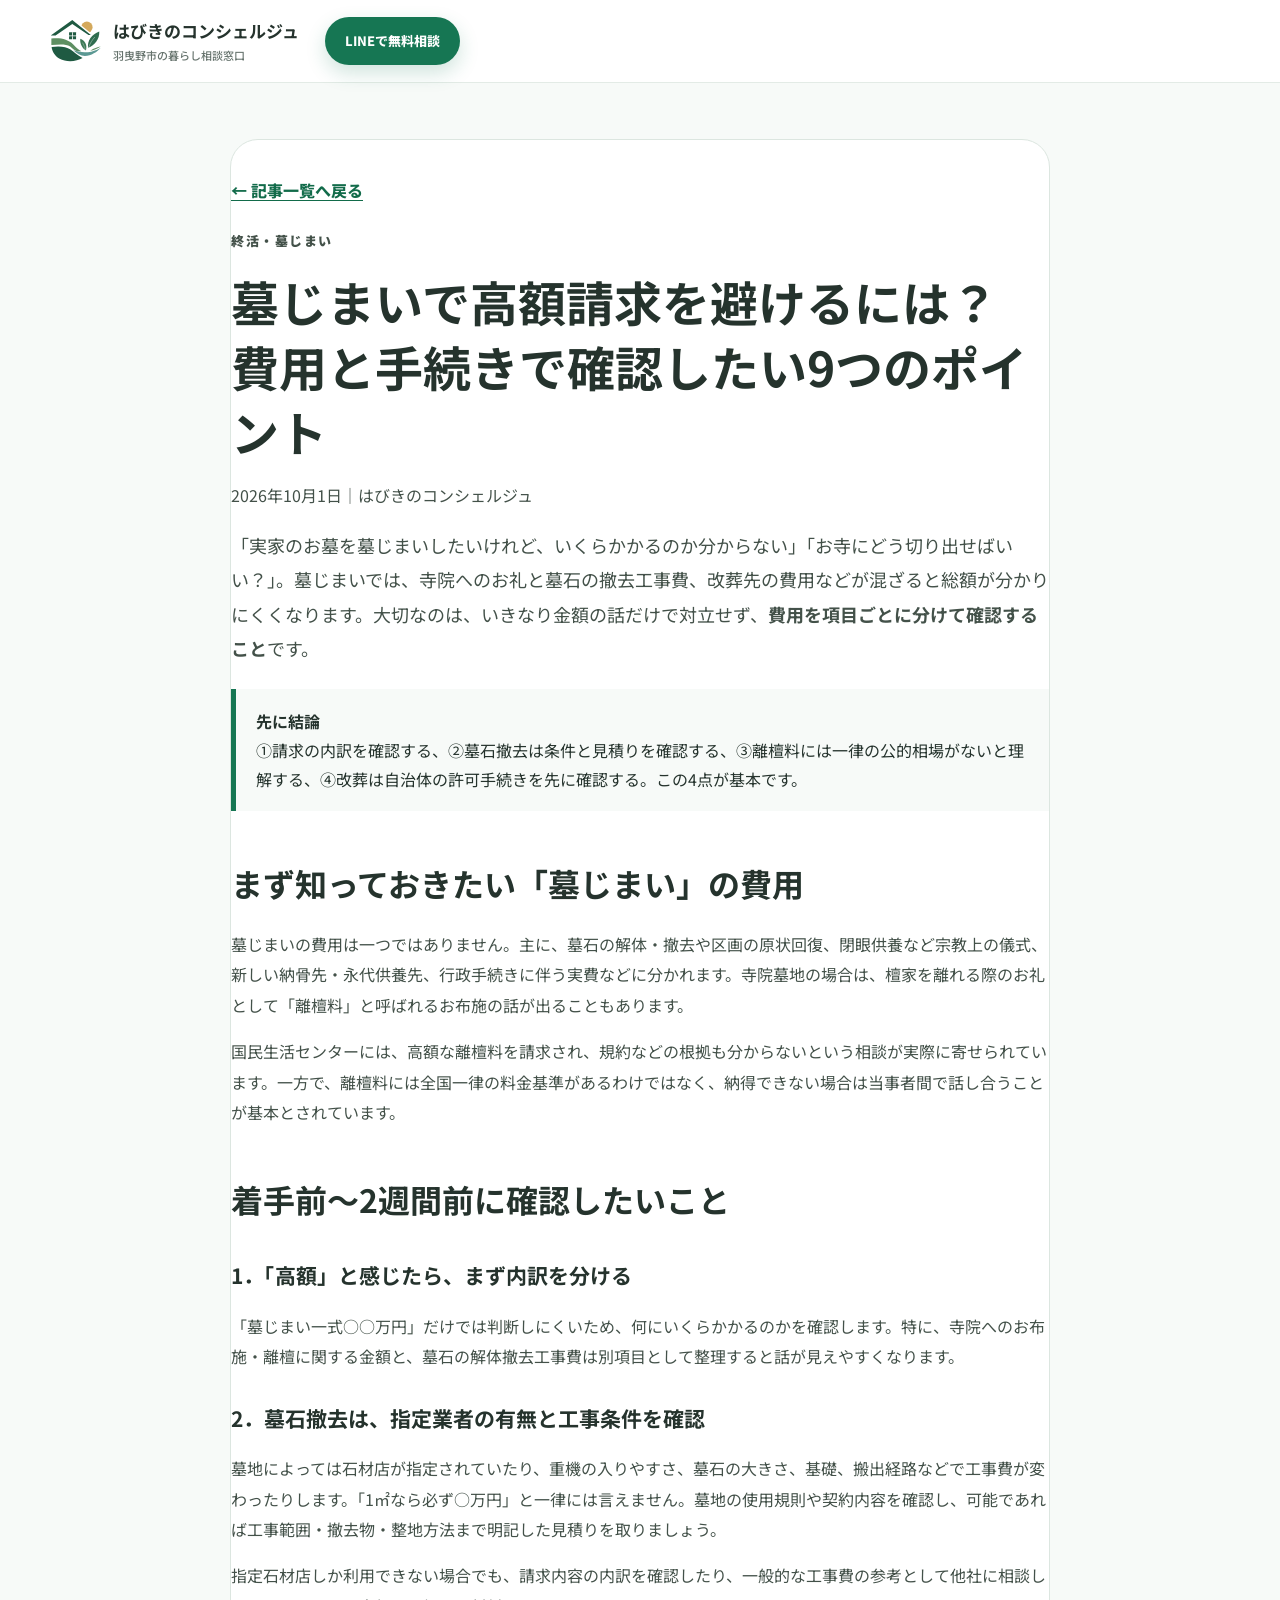
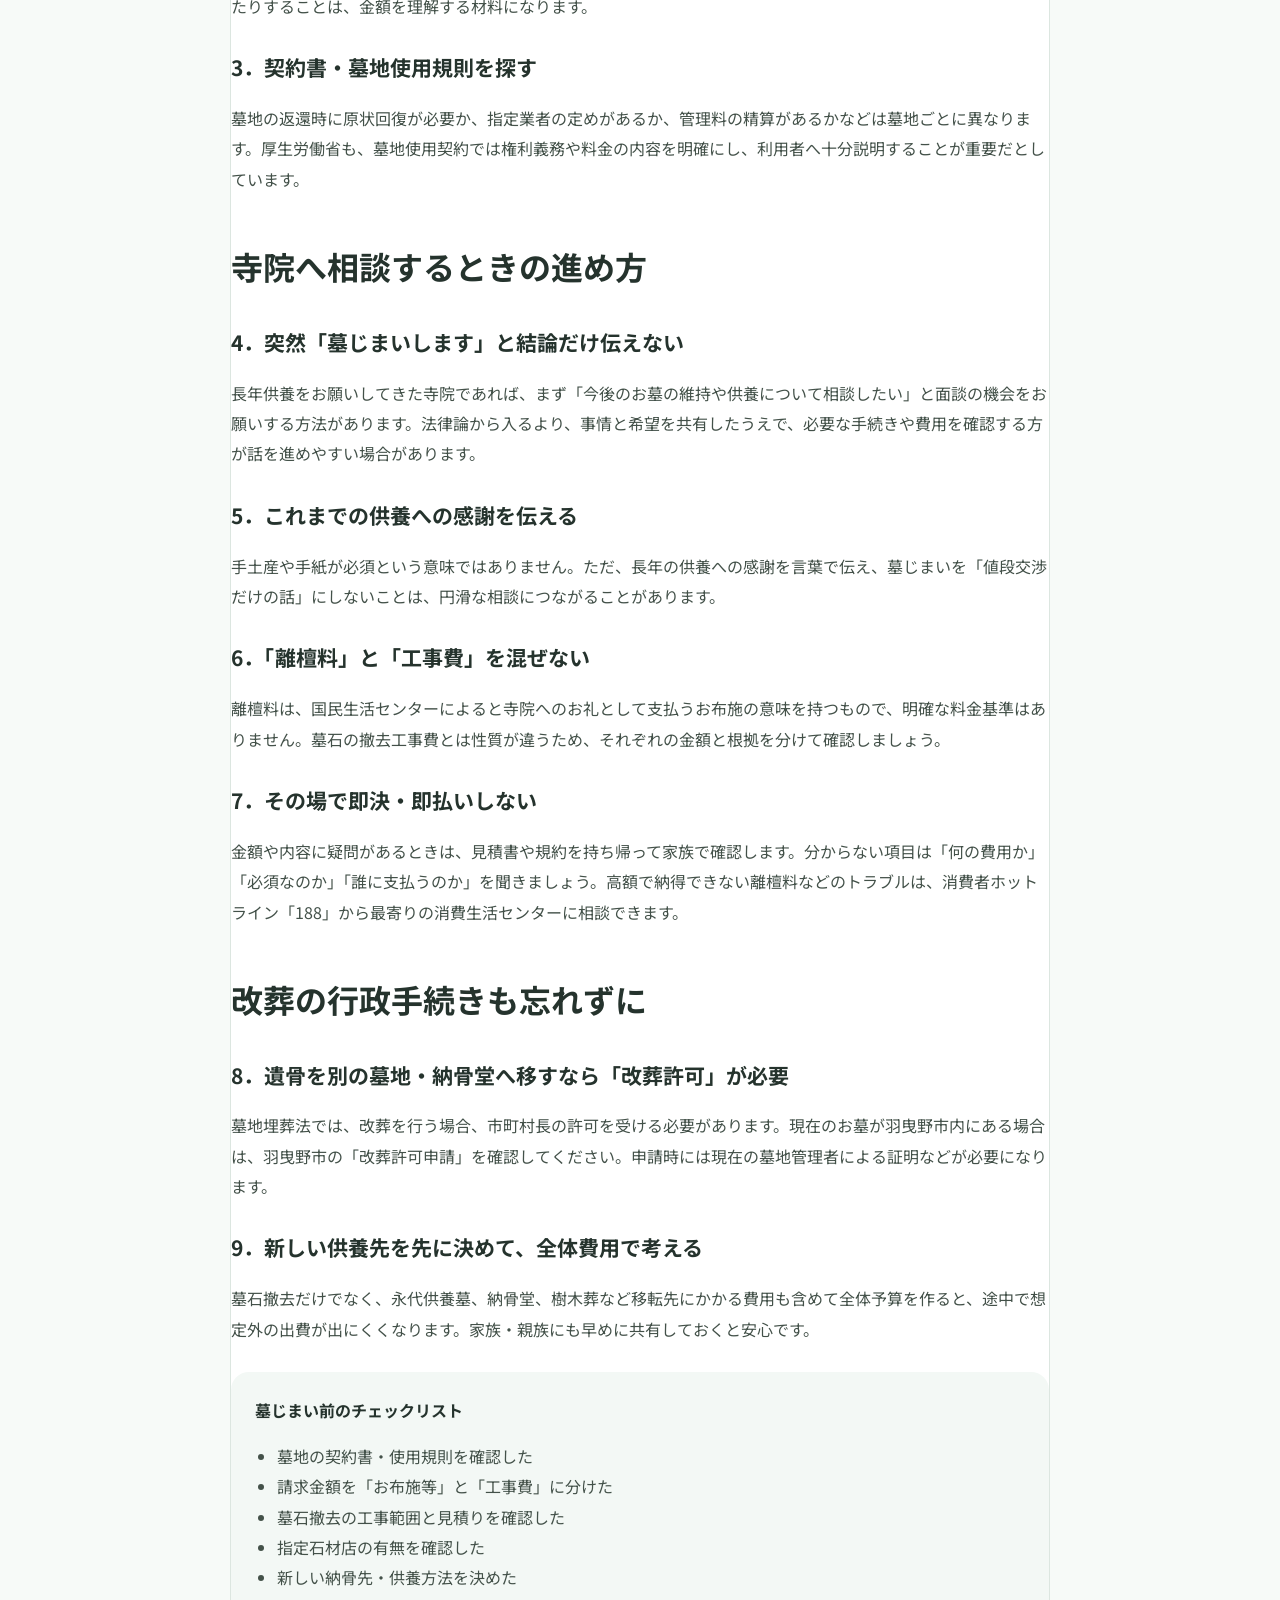
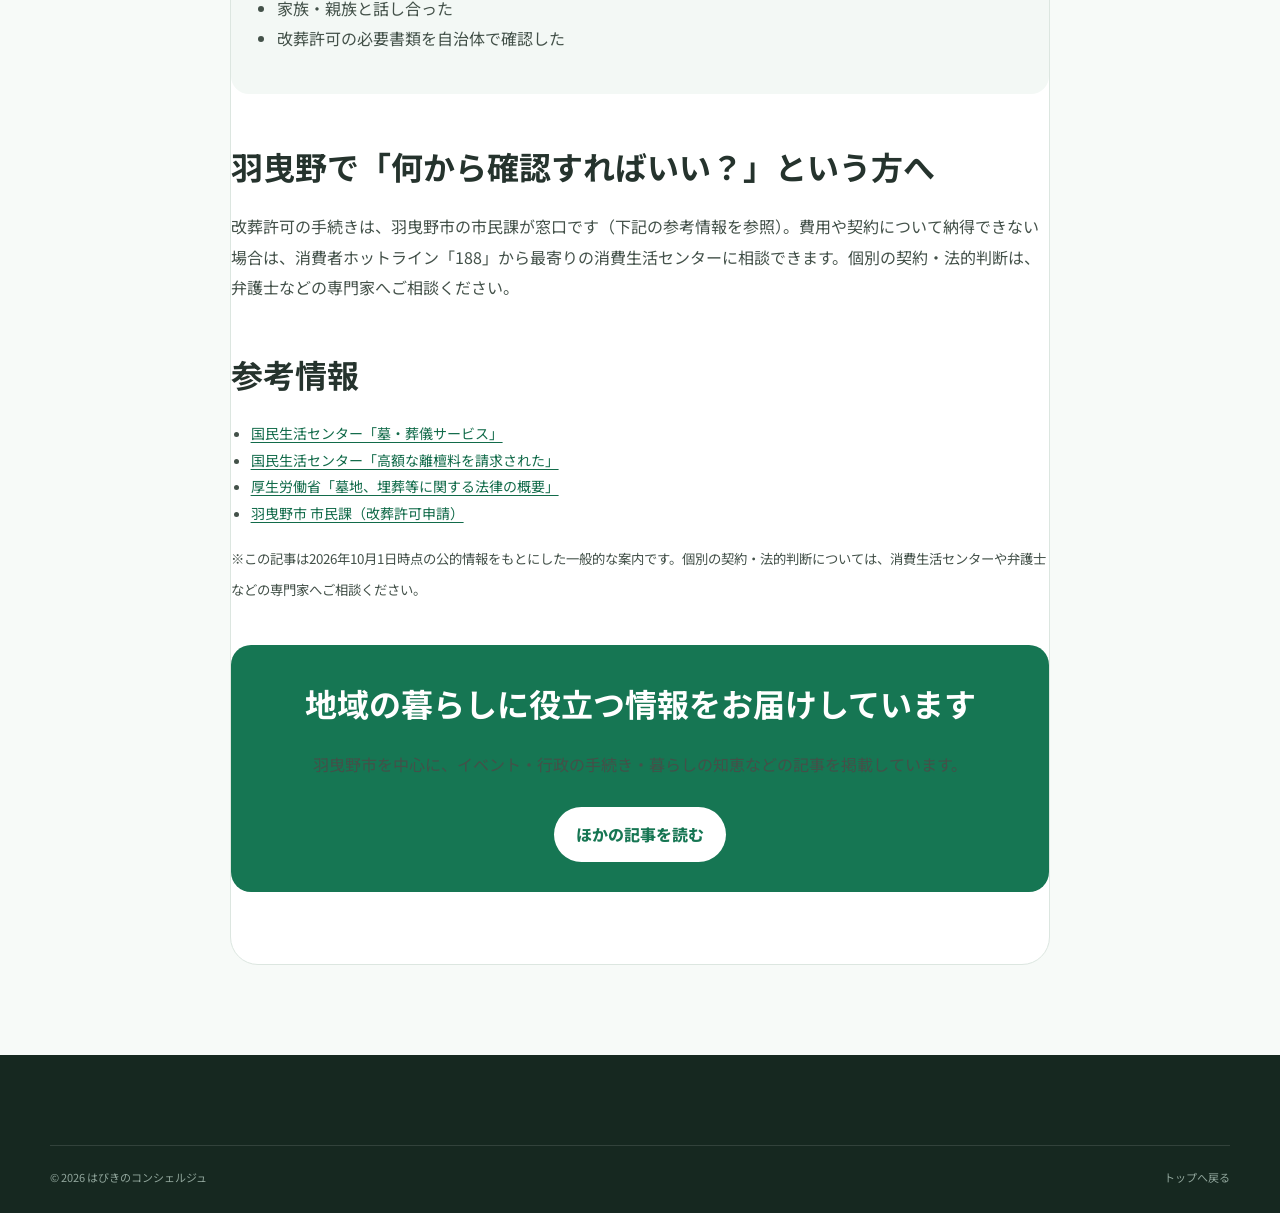
<file: articles/hakajimai-cost-guide.html>
<!doctype html>
<html lang="ja"><head>
<meta charset="utf-8"><meta name="viewport" content="width=device-width,initial-scale=1">
<meta name="description" content="墓じまいで高額請求を避けるために、離檀料・墓石撤去費・改葬手続きの確認ポイントを解説。羽曳野市の改葬許可や相談先も紹介します。">
<title>墓じまいで高額請求を避けるには？費用と手続きの確認ポイント｜はびきのコンシェルジュ</title>
<link rel="preconnect" href="https://fonts.googleapis.com"><link rel="preconnect" href="https://fonts.gstatic.com" crossorigin>
<link href="https://fonts.googleapis.com/css2?family=Noto+Sans+JP:wght@400;500;600;700;800;900&display=swap" rel="stylesheet">
<link rel="stylesheet" href="../style.css"><link rel="stylesheet" href="../media.css">
<script async src="https://www.googletagmanager.com/gtag/js?id=G-TBR4EEDCBP"></script><script>window.dataLayer=window.dataLayer||[];function gtag(){dataLayer.push(arguments)}gtag('js',new Date());gtag('config','G-TBR4EEDCBP');</script>
<style>
.article-content{max-width:820px;margin:0 auto;padding:36px 0 72px}.article-content h1{font-size:clamp(30px,5vw,48px);line-height:1.35;margin:16px 0}.article-content h2{margin:44px 0 16px;font-size:clamp(24px,4vw,32px)}.article-content h3{margin:28px 0 10px;font-size:21px}.article-content p,.article-content li{line-height:1.9}.article-lead{font-size:18px}.article-box{background:#f3f8f5;border-radius:18px;padding:24px;margin:28px 0}.article-alert{border-left:5px solid #167653;background:#f7faf8;padding:18px 20px;margin:24px 0}.article-content a{color:#126b4a}.article-content ol,.article-content ul{padding-left:1.4em}.source-list{font-size:14px}.article-cta{text-align:center;background:#167653;color:white;border-radius:20px;padding:30px 22px;margin-top:42px}.article-cta a{display:inline-block;margin-top:12px;background:white;color:#167653;text-decoration:none;font-weight:800;padding:13px 22px;border-radius:999px}
</style><link rel="icon" href="../assets/brand/habikon-icon.svg" type="image/svg+xml">
<link rel="icon" href="../assets/brand/favicon-32.png" sizes="32x32" type="image/png">
<link rel="apple-touch-icon" href="../assets/brand/apple-touch-icon.png">
<link rel="canonical" href="https://habikon.github.io/habikino-concierge/articles/hakajimai-cost-guide.html">
<meta property="og:title" content="墓じまいで高額請求を避けるには？費用と手続きの確認ポイント｜はびきのコンシェルジュ">
<meta property="og:description" content="墓じまいで高額請求を避けるために、離檀料・墓石撤去費・改葬手続きの確認ポイントを解説。羽曳野市の改葬許可や相談先も紹介します。">
<meta property="og:type" content="article">
<meta property="og:url" content="https://habikon.github.io/habikino-concierge/articles/hakajimai-cost-guide.html">
<meta property="og:image" content="https://habikon.github.io/habikino-concierge/assets/brand/og-image.png">
<meta property="og:site_name" content="はびきのコンシェルジュ">
<meta name="twitter:card" content="summary_large_image">
</head>
<body class="article-page">
<header class="site-header"><div class="container header-inner"><a class="brand" href="../"><img class="brand-logo" src="../assets/brand/habikon-mark.svg" alt="" width="52" height="45"><span><strong>はびきのコンシェルジュ</strong><small>羽曳野市の暮らし相談窓口</small></span></a><a class="header-cta" href="https://lin.ee/8h5LYCu" target="_blank" rel="noopener noreferrer">LINEで無料相談</a></div></header>
<main class="article-shell"><article class="article-content">
<a class="article-back" href="./">← 記事一覧へ戻る</a>
<p class="section-label">終活・墓じまい</p>
<h1>墓じまいで高額請求を避けるには？<br>費用と手続きで確認したい9つのポイント</h1>
<p><time datetime="2026-10-01">2026年10月1日</time>｜はびきのコンシェルジュ</p>
<p class="article-lead">「実家のお墓を墓じまいしたいけれど、いくらかかるのか分からない」「お寺にどう切り出せばいい？」。墓じまいでは、寺院へのお礼と墓石の撤去工事費、改葬先の費用などが混ざると総額が分かりにくくなります。大切なのは、いきなり金額の話だけで対立せず、<strong>費用を項目ごとに分けて確認すること</strong>です。</p>
<div class="article-alert"><strong>先に結論</strong><br>①請求の内訳を確認する、②墓石撤去は条件と見積りを確認する、③離檀料には一律の公的相場がないと理解する、④改葬は自治体の許可手続きを先に確認する。この4点が基本です。</div>

<h2>まず知っておきたい「墓じまい」の費用</h2>
<p>墓じまいの費用は一つではありません。主に、墓石の解体・撤去や区画の原状回復、閉眼供養など宗教上の儀式、新しい納骨先・永代供養先、行政手続きに伴う実費などに分かれます。寺院墓地の場合は、檀家を離れる際のお礼として「離檀料」と呼ばれるお布施の話が出ることもあります。</p>
<p>国民生活センターには、高額な離檀料を請求され、規約などの根拠も分からないという相談が実際に寄せられています。一方で、離檀料には全国一律の料金基準があるわけではなく、納得できない場合は当事者間で話し合うことが基本とされています。</p>

<h2>着手前〜2週間前に確認したいこと</h2>
<h3>1．「高額」と感じたら、まず内訳を分ける</h3>
<p>「墓じまい一式○○万円」だけでは判断しにくいため、何にいくらかかるのかを確認します。特に、寺院へのお布施・離檀に関する金額と、墓石の解体撤去工事費は別項目として整理すると話が見えやすくなります。</p>

<h3>2．墓石撤去は、指定業者の有無と工事条件を確認</h3>
<p>墓地によっては石材店が指定されていたり、重機の入りやすさ、墓石の大きさ、基礎、搬出経路などで工事費が変わったりします。「1㎡なら必ず○万円」と一律には言えません。墓地の使用規則や契約内容を確認し、可能であれば工事範囲・撤去物・整地方法まで明記した見積りを取りましょう。</p>
<p>指定石材店しか利用できない場合でも、請求内容の内訳を確認したり、一般的な工事費の参考として他社に相談したりすることは、金額を理解する材料になります。</p>

<h3>3．契約書・墓地使用規則を探す</h3>
<p>墓地の返還時に原状回復が必要か、指定業者の定めがあるか、管理料の精算があるかなどは墓地ごとに異なります。厚生労働省も、墓地使用契約では権利義務や料金の内容を明確にし、利用者へ十分説明することが重要だとしています。</p>

<h2>寺院へ相談するときの進め方</h2>
<h3>4．突然「墓じまいします」と結論だけ伝えない</h3>
<p>長年供養をお願いしてきた寺院であれば、まず「今後のお墓の維持や供養について相談したい」と面談の機会をお願いする方法があります。法律論から入るより、事情と希望を共有したうえで、必要な手続きや費用を確認する方が話を進めやすい場合があります。</p>

<h3>5．これまでの供養への感謝を伝える</h3>
<p>手土産や手紙が必須という意味ではありません。ただ、長年の供養への感謝を言葉で伝え、墓じまいを「値段交渉だけの話」にしないことは、円滑な相談につながることがあります。</p>

<h3>6．「離檀料」と「工事費」を混ぜない</h3>
<p>離檀料は、国民生活センターによると寺院へのお礼として支払うお布施の意味を持つもので、明確な料金基準はありません。墓石の撤去工事費とは性質が違うため、それぞれの金額と根拠を分けて確認しましょう。</p>

<h3>7．その場で即決・即払いしない</h3>
<p>金額や内容に疑問があるときは、見積書や規約を持ち帰って家族で確認します。分からない項目は「何の費用か」「必須なのか」「誰に支払うのか」を聞きましょう。高額で納得できない離檀料などのトラブルは、消費者ホットライン「188」から最寄りの消費生活センターに相談できます。</p>

<h2>改葬の行政手続きも忘れずに</h2>
<h3>8．遺骨を別の墓地・納骨堂へ移すなら「改葬許可」が必要</h3>
<p>墓地埋葬法では、改葬を行う場合、市町村長の許可を受ける必要があります。現在のお墓が羽曳野市内にある場合は、羽曳野市の「改葬許可申請」を確認してください。申請時には現在の墓地管理者による証明などが必要になります。</p>

<h3>9．新しい供養先を先に決めて、全体費用で考える</h3>
<p>墓石撤去だけでなく、永代供養墓、納骨堂、樹木葬など移転先にかかる費用も含めて全体予算を作ると、途中で想定外の出費が出にくくなります。家族・親族にも早めに共有しておくと安心です。</p>

<div class="article-box">
<strong>墓じまい前のチェックリスト</strong>
<ul>
<li>墓地の契約書・使用規則を確認した</li>
<li>請求金額を「お布施等」と「工事費」に分けた</li>
<li>墓石撤去の工事範囲と見積りを確認した</li>
<li>指定石材店の有無を確認した</li>
<li>新しい納骨先・供養方法を決めた</li>
<li>家族・親族と話し合った</li>
<li>改葬許可の必要書類を自治体で確認した</li>
</ul></div>

<h2>羽曳野で「何から確認すればいい？」という方へ</h2>
<p>改葬許可の手続きは、羽曳野市の市民課が窓口です（下記の参考情報を参照）。費用や契約について納得できない場合は、消費者ホットライン「188」から最寄りの消費生活センターに相談できます。個別の契約・法的判断は、弁護士などの専門家へご相談ください。</p>

<h2>参考情報</h2>
<ul class="source-list">
<li><a href="https://www.kokusen.go.jp/soudan_topics/data/sougi.html" target="_blank" rel="noopener noreferrer">国民生活センター「墓・葬儀サービス」</a></li>
<li><a href="https://www.faq.kokusen.go.jp/faq/show/1142?site_domain=default" target="_blank" rel="noopener noreferrer">国民生活センター「高額な離檀料を請求された」</a></li>
<li><a href="https://www.mhlw.go.jp/stf/seisakunitsuite/bunya/0000130181.html" target="_blank" rel="noopener noreferrer">厚生労働省「墓地、埋葬等に関する法律の概要」</a></li>
<li><a href="https://www.city.habikino.lg.jp/soshiki/shiminjinken/shiminka/index.html" target="_blank" rel="noopener noreferrer">羽曳野市 市民課（改葬許可申請）</a></li>
</ul>
<p><small>※この記事は2026年10月1日時点の公的情報をもとにした一般的な案内です。個別の契約・法的判断については、消費生活センターや弁護士などの専門家へご相談ください。</small></p>

<div class="article-cta"><h2 style="margin:0;color:white">地域の暮らしに役立つ情報をお届けしています</h2><p>羽曳野市を中心に、イベント・行政の手続き・暮らしの知恵などの記事を掲載しています。</p><a href="./">ほかの記事を読む</a></div>
</article></main>
<footer class="site-footer"><div class="container footer-bottom"><span>© 2026 はびきのコンシェルジュ</span><a href="../">トップへ戻る</a></div></footer>
<script>document.addEventListener('click',e=>{const a=e.target.closest('a');if(!a)return;if((a.getAttribute('href')||'').includes('lin.ee/'))gtag('event','line_click',{link_url:a.href,page_path:location.pathname,page_title:document.title});});</script>
</body></html>
</file>
<file: style.css>
:root{--green:#167653;--green-dark:#0d5139;--green-light:#e8f5ee;--lime:#cfe69f;--orange:#f39a46;--ink:#25332d;--muted:#66736d;--line:#dce6e0;--white:#fff;--bg:#f7faf8;--shadow:0 18px 50px rgba(23,73,52,.12);--radius:28px}*{box-sizing:border-box}html{scroll-behavior:smooth;scroll-padding-top:90px}body{margin:0;font-family:"Noto Sans JP",sans-serif;color:var(--ink);background:#fff;line-height:1.8;-webkit-font-smoothing:antialiased}img{max-width:100%;display:block}a{color:inherit}.container{width:min(1180px,calc(100% - 40px));margin-inline:auto}.narrow{width:min(860px,calc(100% - 40px))}.skip-link{position:fixed;left:16px;top:-60px;background:#fff;padding:10px 16px;z-index:9999}.skip-link:focus{top:16px}.site-header{position:sticky;top:0;z-index:1000;background:rgba(255,255,255,.92);backdrop-filter:blur(16px);border-bottom:1px solid rgba(220,230,224,.8);transition:.25s}.site-header.scrolled{box-shadow:0 8px 28px rgba(20,65,47,.08)}.header-inner{height:82px;display:flex;align-items:center;gap:26px}.brand{display:flex;align-items:center;gap:11px;text-decoration:none;white-space:nowrap}.brand-mark{width:46px;height:46px;border-radius:15px;display:grid;place-items:center;color:#fff;background:linear-gradient(145deg,var(--green),#279a6e);font-size:24px;font-weight:900;box-shadow:0 8px 18px rgba(22,118,83,.22)}.brand strong,.brand small{display:block}.brand strong{font-size:17px}.brand small{font-size:11px;color:var(--muted);font-weight:500}.global-nav{display:flex;gap:19px;margin-left:auto}.global-nav a{text-decoration:none;font-size:13px;font-weight:700;color:#425049}.global-nav a:hover{color:var(--green)}.header-cta{padding:12px 20px;border-radius:999px;background:var(--green);color:#fff;text-decoration:none;font-size:13px;font-weight:800;box-shadow:0 8px 20px rgba(22,118,83,.2)}.menu-button{display:none;background:none;border:0;padding:8px}.menu-button span{display:block;width:25px;height:2px;margin:5px;background:var(--ink)}.hero{position:relative;overflow:hidden;padding:92px 0 76px;background:linear-gradient(135deg,#f8fcf9 0%,#eef8f2 60%,#fffaf3 100%)}.hero-bg{position:absolute;border-radius:50%;filter:blur(2px);pointer-events:none}.hero-bg-one{width:390px;height:390px;background:rgba(207,230,159,.35);right:-130px;top:-120px}.hero-bg-two{width:240px;height:240px;border:50px solid rgba(22,118,83,.05);left:-100px;bottom:-100px}.hero-grid{display:grid;grid-template-columns:1.08fr .92fr;align-items:center;gap:70px}.eyebrow,.section-label{margin:0 0 16px;color:var(--green);font-size:13px;letter-spacing:.12em;font-weight:900}.eyebrow span{display:inline-block;background:var(--green);color:#fff;border-radius:999px;padding:7px 13px;margin-right:9px;letter-spacing:0}.hero h1{font-size:clamp(38px,5vw,66px);line-height:1.32;margin:0 0 25px;letter-spacing:-.045em}.hero h1 em{font-style:normal;color:var(--green);font-size:.83em}.hero-lead{font-size:17px;color:#56645e;max-width:650px;margin:0 0 30px}.hero-actions,.contact-actions{display:flex;gap:14px;align-items:stretch;flex-wrap:wrap}.button{display:inline-flex;align-items:center;justify-content:center;gap:8px;border-radius:999px;padding:15px 25px;text-decoration:none;font-weight:900;line-height:1.3;transition:.2s;box-shadow:0 9px 22px rgba(22,118,83,.12)}.button:hover{transform:translateY(-2px)}.button small{display:block;font-size:10px;font-weight:600;opacity:.85}.button-line{background:#16aa55;color:#fff}.button-sub{background:#fff;color:var(--green);border:1px solid #b8d2c5}.button-white{background:#fff;color:var(--green-dark)}.button.large{min-width:260px;padding:18px 30px}.microcopy{font-size:12px;color:var(--muted);margin:11px 0 27px}.trust-list{display:grid;grid-template-columns:repeat(4,1fr);list-style:none;padding:0;margin:0;background:rgba(255,255,255,.85);border:1px solid #e2ebe6;border-radius:20px;overflow:hidden;box-shadow:0 12px 35px rgba(30,77,57,.07)}.trust-list li{text-align:center;padding:17px 8px;border-right:1px solid #e2ebe6}.trust-list li:last-child{border:0}.trust-list strong,.trust-list span{display:block}.trust-list strong{color:var(--green);font-size:15px}.trust-list span{font-size:10px;color:var(--muted)}.hero-visual{position:relative;padding:15px 18px 35px}.photo-frame{position:relative;border-radius:42px 42px 120px 42px;overflow:hidden;box-shadow:var(--shadow);border:8px solid rgba(255,255,255,.8)}.photo-frame:after{content:"";position:absolute;inset:0;background:linear-gradient(180deg,transparent 60%,rgba(9,55,37,.18))}.photo-frame img{width:100%;height:570px;object-fit:cover}.floating-card{position:absolute;background:#fff;border-radius:20px;box-shadow:0 16px 40px rgba(30,68,51,.18);padding:17px 20px}.floating-card span,.floating-card small{display:block;color:var(--green);font-size:11px;font-weight:800}.floating-card strong{font-size:15px;line-height:1.5}.floating-area{right:-18px;top:52px;border:1px solid var(--lime)}.floating-profile{left:-16px;bottom:0;min-width:210px}.floating-profile strong{font-size:20px}.quick-cta{background:var(--green-dark);color:#fff;padding:22px 0}.quick-cta-inner{display:flex;align-items:center;justify-content:space-between;gap:25px}.quick-cta strong,.quick-cta span{display:block}.quick-cta span{font-size:13px;opacity:.78}.section{padding:105px 0}.section-soft{background:var(--bg)}.section-heading{text-align:center;margin-bottom:52px}.section-heading h2{font-size:clamp(30px,4vw,46px);line-height:1.4;margin:0 0 14px;letter-spacing:-.035em}.section-heading>p:last-child{margin:0;color:var(--muted)}.problem-grid{display:grid;grid-template-columns:repeat(3,1fr);gap:18px}.problem-card{border:1px solid var(--line);border-radius:22px;padding:28px;background:#fff;min-height:220px;transition:.2s}.problem-card:hover{transform:translateY(-4px);box-shadow:var(--shadow)}.problem-card>span{color:var(--green);font-size:12px;font-weight:900}.problem-card h3{font-size:20px;margin:14px 0 9px}.problem-card p{font-size:14px;color:var(--muted);margin:0}.problem-card-accent{background:linear-gradient(145deg,var(--green),var(--green-dark));color:#fff;border:0;display:flex;flex-direction:column;justify-content:center}.problem-card-accent>span,.problem-card-accent p{color:#fff}.problem-card-accent a{font-weight:800;margin-top:15px}.strength-grid{display:grid;grid-template-columns:repeat(4,1fr);gap:18px}.strength-card{background:#fff;border-radius:24px;padding:31px 25px;box-shadow:0 12px 34px rgba(24,72,52,.07)}.strength-card .icon{width:50px;height:50px;border-radius:16px;background:var(--green-light);color:var(--green);display:grid;place-items:center;font-weight:900}.strength-card h3{font-size:18px;line-height:1.55;margin:20px 0 12px}.strength-card p{font-size:14px;color:var(--muted);margin:0}.service-grid{display:grid;grid-template-columns:repeat(3,1fr);gap:24px}.service-card{position:relative;border:1px solid var(--line);border-radius:30px;padding:38px;background:#fff;overflow:hidden}.service-card.featured{border:2px solid var(--green);transform:translateY(-9px);box-shadow:var(--shadow)}.service-card.featured:before{content:"おすすめ";position:absolute;right:20px;top:18px;background:var(--orange);color:#fff;border-radius:999px;padding:5px 11px;font-size:10px;font-weight:800}.service-icon{width:60px;height:60px;display:grid;place-items:center;border-radius:20px;background:var(--green-light);color:var(--green);font-size:25px;font-weight:900}.service-no{font-size:11px;color:var(--green);font-weight:900;letter-spacing:.12em;margin:22px 0 5px}.service-card h3{font-size:23px;margin:0 0 14px}.service-card>p:not(.service-no){font-size:14px;color:var(--muted)}.service-card ul{list-style:none;padding:0;margin:22px 0 0;border-top:1px solid var(--line)}.service-card li{padding:11px 0 11px 25px;border-bottom:1px solid var(--line);position:relative;font-size:14px}.service-card li:before{content:"✓";position:absolute;left:2px;color:var(--green);font-weight:900}.service-note{text-align:center;color:var(--muted);font-size:12px;margin-top:28px}.profile-section{background:#ecf6f0}.profile-grid{display:grid;grid-template-columns:.92fr 1.08fr;gap:76px;align-items:center}.profile-image{position:relative}.profile-image img{width:100%;height:620px;object-fit:cover;border-radius:38px;box-shadow:var(--shadow)}.profile-name{position:absolute;right:-25px;bottom:34px;background:#fff;padding:19px 28px;border-radius:18px;box-shadow:var(--shadow)}.profile-name small,.profile-name strong{display:block}.profile-name small{font-size:11px;color:var(--green)}.profile-name strong{font-size:22px}.profile-copy h2{font-size:clamp(30px,4vw,46px);line-height:1.4;margin:0 0 25px}.profile-copy>p{color:#526159;margin:0 0 16px}.profile-points{display:flex;gap:8px;flex-wrap:wrap;margin-top:25px}.profile-points span{background:#fff;border:1px solid #cfe0d7;border-radius:999px;padding:7px 13px;font-size:12px;font-weight:700;color:var(--green)}.flow-list{list-style:none;margin:0;padding:0;display:grid;grid-template-columns:repeat(4,1fr);gap:18px}.flow-list li{position:relative;background:#fff;border-radius:24px;padding:28px 23px;box-shadow:0 10px 30px rgba(29,72,54,.06)}.flow-list li:not(:last-child):after{content:"→";position:absolute;right:-16px;top:45%;color:var(--green);font-size:21px;z-index:2}.flow-list li>span{font-size:30px;color:#b4d6c5;font-weight:900}.flow-list h3{font-size:17px;margin:13px 0 8px}.flow-list p{font-size:13px;color:var(--muted);margin:0}.placeholder-grid{display:grid;grid-template-columns:repeat(2,1fr);gap:24px}.placeholder-card{border:2px dashed #c8dad1;border-radius:28px;padding:50px;text-align:center;background:#fbfdfc}.placeholder-card span{color:var(--green);font-weight:900;font-size:12px}.placeholder-card h3{font-size:28px;margin:8px 0}.placeholder-card p{font-size:14px;color:var(--muted);margin:0}.faq-list{display:grid;gap:13px}.faq-list details{background:#fff;border:1px solid var(--line);border-radius:18px;padding:0 23px}.faq-list summary{cursor:pointer;list-style:none;padding:21px 35px 21px 0;font-weight:800;position:relative}.faq-list summary:after{content:"＋";position:absolute;right:0;color:var(--green)}.faq-list details[open] summary:after{content:"−"}.faq-list p{margin:0;padding:0 0 21px;color:var(--muted);font-size:14px}.contact-section{background:linear-gradient(135deg,var(--green) 0%,var(--green-dark) 100%);color:#fff;padding:95px 0;position:relative;overflow:hidden}.contact-section:before{content:"";position:absolute;width:420px;height:420px;border:80px solid rgba(255,255,255,.035);border-radius:50%;right:-130px;top:-150px}.contact-inner{text-align:center;position:relative}.section-label.light{color:#bfe7d3}.contact-inner h2{font-size:clamp(31px,4vw,48px);margin:0 0 15px}.contact-inner>p{opacity:.84}.contact-actions{justify-content:center;margin-top:30px}.contact-note{font-size:11px!important;opacity:.65!important}.site-footer{background:#162820;color:#d8e4de;padding:55px 0 25px}.footer-grid{display:grid;grid-template-columns:1.4fr 1fr 1fr;gap:50px}.footer-brand .brand-mark{background:#fff;color:var(--green)}.footer-brand small{color:#aec1b8}.footer-grid strong{color:#fff}.footer-grid p{font-size:13px;color:#aec1b8}.footer-grid a{color:#fff}.footer-bottom{margin-top:35px;padding-top:22px;border-top:1px solid rgba(255,255,255,.12);display:flex;justify-content:space-between;font-size:11px;color:#91a69c}.footer-bottom a{text-decoration:none}.mobile-cta{display:none}.reveal{opacity:0;transform:translateY(24px);transition:opacity .75s ease,transform .75s ease}.reveal.is-visible{opacity:1;transform:none}.delay-1{transition-delay:.09s}.delay-2{transition-delay:.18s}.delay-3{transition-delay:.27s}@media(max-width:1040px){.global-nav{display:none}.menu-button{display:block;margin-left:auto}.header-cta{display:none}.global-nav.open{display:flex;position:absolute;left:20px;right:20px;top:76px;background:#fff;border-radius:18px;padding:20px;box-shadow:var(--shadow);flex-direction:column}.hero-grid{gap:35px}.strength-grid{grid-template-columns:repeat(2,1fr)}.flow-list{grid-template-columns:repeat(2,1fr)}.flow-list li:nth-child(2):after{display:none}}@media(max-width:760px){.container,.narrow{width:min(100% - 28px,1180px)}.site-header .brand strong{font-size:14px}.site-header .brand small{font-size:9px}.header-inner{height:70px}.brand-mark{width:40px;height:40px}.hero{padding:53px 0 48px}.hero-grid,.profile-grid{grid-template-columns:1fr}.hero-copy{text-align:center}.hero h1{font-size:37px}.hero-lead{font-size:15px}.hero-actions{justify-content:center}.trust-list{grid-template-columns:repeat(2,1fr)}.trust-list li:nth-child(2){border-right:0}.trust-list li:nth-child(-n+2){border-bottom:1px solid #e2ebe6}.hero-visual{margin-top:10px}.photo-frame img{height:430px}.floating-area{right:-3px;top:28px}.floating-profile{left:-2px}.quick-cta-inner{flex-direction:column;text-align:center}.section{padding:75px 0}.problem-grid,.service-grid,.placeholder-grid{grid-template-columns:1fr}.strength-grid{grid-template-columns:1fr}.service-card.featured{transform:none}.profile-grid{gap:42px}.profile-image img{height:470px}.profile-name{right:12px;bottom:15px}.flow-list{grid-template-columns:1fr}.flow-list li:after{display:none!important}.footer-grid{grid-template-columns:1fr;gap:24px}.footer-bottom{flex-direction:column;gap:8px}.mobile-cta{position:fixed;display:grid;grid-template-columns:1fr 2fr;left:0;right:0;bottom:0;z-index:900;background:#fff;box-shadow:0 -8px 24px rgba(0,0,0,.12)}.mobile-cta a{padding:14px;text-align:center;text-decoration:none;font-size:13px;font-weight:900}.mobile-cta .line{background:#16aa55;color:#fff}.site-footer{padding-bottom:85px}.desktop-only{display:none}}

/* 代表写真の表示位置調整 */
.photo-frame img{object-position:center 18%;}
.profile-image img{object-position:center 18%;}

/* LINE official account integration */
.line-qr-card{display:flex;align-items:center;justify-content:center;gap:28px;max-width:720px;margin:30px auto 0;padding:22px 26px;background:rgba(255,255,255,.1);border:1px solid rgba(255,255,255,.28);border-radius:24px;text-align:left}.line-qr-card img{width:150px;height:150px;object-fit:contain;background:#fff;border-radius:16px;padding:8px}.line-qr-card strong{display:block;font-size:18px;margin-bottom:6px}.line-qr-card p{margin:0 0 8px;font-size:14px}.line-qr-card a{font-weight:900;color:#fff;text-decoration:underline;text-underline-offset:4px}@media(max-width:700px){.line-qr-card{flex-direction:column;text-align:center;padding:20px}.line-qr-card img{width:180px;height:180px}}


/* Pricing section */
.pricing-layout{display:grid;grid-template-columns:minmax(0,1.45fr) minmax(280px,.55fr);gap:24px;align-items:start}.pricing-card,.area-fee-card,.payment-card,.pricing-notes{background:#fff;border:1px solid var(--line);border-radius:26px;box-shadow:0 12px 34px rgba(24,72,52,.07)}.pricing-card{padding:30px}.pricing-highlight{display:grid;grid-template-columns:auto 1fr;align-items:center;gap:4px 20px;background:linear-gradient(135deg,var(--green),var(--green-dark));color:#fff;border-radius:20px;padding:22px 25px;margin-bottom:18px}.pricing-highlight span{font-weight:800}.pricing-highlight strong{font-size:28px;text-align:right}.pricing-highlight small{grid-column:1/-1;opacity:.8}.price-list{display:grid}.price-row{display:flex;align-items:center;justify-content:space-between;gap:24px;padding:18px 4px;border-bottom:1px solid var(--line)}.price-row:last-child{border-bottom:0}.price-row>div{display:grid;gap:3px}.price-row strong{font-size:16px}.price-row span{font-size:12px;color:var(--muted)}.price-row b{font-size:18px;color:var(--green);white-space:nowrap}.price-row.popular{position:relative;background:#f5fbf7;margin:0 -14px;padding-left:18px;padding-right:18px;border-radius:14px}.price-row.popular:before{content:"人気";display:inline-flex;align-items:center;justify-content:center;background:var(--orange);color:#fff;border-radius:999px;padding:3px 8px;font-size:9px;font-weight:900;position:absolute;top:7px;right:15px}.pricing-side{display:grid;gap:18px}.area-fee-card,.payment-card{padding:27px}.area-fee-card h3,.payment-card h3,.pricing-notes h3{margin:0 0 16px;font-size:21px}.area-fee-card dl{margin:0}.area-fee-card dl div{display:flex;justify-content:space-between;gap:15px;padding:13px 0;border-bottom:1px solid var(--line)}.area-fee-card dl div:last-child{border-bottom:0}.area-fee-card dt{font-size:13px}.area-fee-card dd{margin:0;font-weight:900;color:var(--green);white-space:nowrap}.payment-card p{font-weight:800;color:var(--green);margin:0 0 8px}.payment-card small{color:var(--muted)}.pricing-notes{margin-top:24px;padding:27px 30px}.pricing-notes ul{display:grid;grid-template-columns:repeat(2,1fr);gap:8px 30px;margin:0;padding-left:20px;color:var(--muted);font-size:13px}.pricing-cta{margin-top:24px;background:#fff7e9;border:1px solid #f0ddbd;border-radius:22px;padding:22px 26px;display:flex;align-items:center;justify-content:space-between;gap:22px}.pricing-cta p{margin:0;color:#56645d}.pricing-cta strong{color:var(--text)}@media(max-width:900px){.pricing-layout{grid-template-columns:1fr}.pricing-side{grid-template-columns:repeat(2,1fr)}}@media(max-width:650px){.pricing-card{padding:18px}.pricing-highlight{grid-template-columns:1fr;padding:19px}.pricing-highlight strong{text-align:left;font-size:25px}.price-row{align-items:flex-start;flex-direction:column;gap:8px;padding:16px 2px}.price-row.popular{margin:0 -8px;padding:18px 10px}.pricing-side{grid-template-columns:1fr}.pricing-notes{padding:22px}.pricing-notes ul{grid-template-columns:1fr}.pricing-cta{align-items:stretch;flex-direction:column;text-align:center}.pricing-cta .button{width:100%}}

/* Funeral / end-of-life consultation */
.service-grid-four{grid-template-columns:repeat(2,1fr);max-width:900px;margin-inline:auto}
.funeral-card{border-color:#c7ddd2;background:linear-gradient(180deg,#fff,#f8fcfa)}
.service-more{display:inline-flex;margin-top:22px;color:var(--green);font-weight:900;text-decoration:none}
.funeral-hero{padding:105px 0 90px;background:linear-gradient(135deg,#f8fcf9,#eaf6ef 62%,#fff8ee)}
.funeral-hero h1{font-size:clamp(38px,6vw,64px);line-height:1.35;letter-spacing:-.04em;margin:0 0 22px}
.funeral-hero>div>p:not(.eyebrow){font-size:17px;color:var(--muted);max-width:720px;margin-bottom:30px}
.funeral-points{display:grid;grid-template-columns:repeat(3,1fr);gap:18px}
.funeral-points article{border:1px solid var(--line);border-radius:24px;padding:30px;background:#fff}
.funeral-points strong{color:var(--green);font-size:13px}.funeral-points h3{font-size:19px;line-height:1.55;margin:14px 0 9px}.funeral-points p{font-size:14px;color:var(--muted);margin:0}
.funeral-flow{grid-template-columns:repeat(3,1fr)}
.funeral-notice{background:#f7faf8;border:1px solid var(--line);border-radius:28px;padding:38px}
.funeral-notice h2{margin-top:0;font-size:28px}.funeral-notice p{color:#526159}.funeral-notice small{display:block;margin-top:22px;color:var(--muted);line-height:1.8}
@media(max-width:760px){.service-grid-four,.funeral-points,.funeral-flow{grid-template-columns:1fr}.funeral-hero{padding:70px 0 60px}.funeral-hero h1{font-size:36px}.funeral-notice{padding:25px}}

/* 2026-10 新ロゴ（家・緑・太陽） */
.brand-logo{display:block;width:52px;height:auto;flex:0 0 auto}
.footer-brand .brand-logo{background:#fff;border-radius:14px;padding:6px;width:60px;box-sizing:border-box}
.brand-logo-xl{display:block;width:210px;max-width:70%;height:auto;margin:0 auto}
@media(max-width:760px){.brand-logo{width:44px}.footer-brand .brand-logo{width:52px}.brand-logo-xl{width:170px}}
</file>
<file: media.css>
/* Habikino local media */
.habikino-news-section{background:#fff}.local-news-grid{display:grid;grid-template-columns:repeat(3,1fr);gap:22px}.local-news-card{border:1px solid var(--line);border-radius:24px;overflow:hidden;background:#fff;box-shadow:0 12px 34px rgba(24,72,52,.07);display:flex;flex-direction:column;min-height:100%}.local-news-thumb{aspect-ratio:16/9;background:linear-gradient(135deg,#e9f6ef,#fff1df);display:flex;align-items:center;justify-content:center;font-weight:900;color:var(--green);font-size:22px;padding:20px;text-align:center}.local-news-body{padding:22px;display:flex;flex-direction:column;gap:10px;flex:1}.local-news-meta{display:flex;gap:8px;align-items:center;flex-wrap:wrap;font-size:11px;color:var(--muted)}.local-news-category{display:inline-flex;padding:4px 9px;border-radius:999px;background:#edf7f1;color:var(--green);font-weight:800}.local-news-card h3{margin:0;font-size:19px;line-height:1.5}.local-news-card p{margin:0;color:var(--muted);font-size:13px}.local-news-card a{margin-top:auto;color:var(--green);font-weight:900;font-size:13px}.local-news-more{text-align:center;margin-top:30px}.article-page{background:#f7faf8}.article-shell{width:min(920px,calc(100% - 28px));margin:0 auto;padding:56px 0 90px}.article-back{display:inline-block;margin-bottom:24px;color:var(--green);font-weight:800}.article-header{background:#fff;border:1px solid var(--line);border-radius:28px;padding:34px;box-shadow:0 12px 34px rgba(24,72,52,.06)}.article-header h1{font-size:clamp(30px,5vw,48px);line-height:1.35;margin:12px 0 18px}.article-summary{font-size:17px;color:#526159}.article-content{margin-top:24px;background:#fff;border:1px solid var(--line);border-radius:28px;padding:34px}.article-content h2{margin-top:34px;font-size:26px}.article-content h2:first-child{margin-top:0}.article-content h3{margin-top:24px}.article-content p,.article-content li{color:#435149}.article-content a{color:var(--green);text-decoration:underline;text-underline-offset:3px}.article-source-box{margin-top:34px;padding:20px;border-radius:18px;background:#f2f8f4}.article-source-box ul{margin-bottom:0}.article-disclaimer{margin-top:20px;font-size:12px;color:var(--muted)}.articles-page-grid{display:grid;grid-template-columns:repeat(2,1fr);gap:22px}@media(max-width:760px){.local-news-grid,.articles-page-grid{grid-template-columns:1fr}.article-header,.article-content{padding:22px;border-radius:22px}}

/* 2026-10 nav：項目追加に伴い、PC幅でメニューが2行に折り返さないよう調整 */
@media(min-width:1041px){.global-nav a,.header-cta{white-space:nowrap}}
@media(min-width:1041px) and (max-width:1279px){.global-nav{display:none}.menu-button{display:block;margin-left:auto}.global-nav.open{display:flex;position:absolute;left:20px;right:20px;top:76px;background:#fff;border-radius:18px;padding:20px;box-shadow:var(--shadow);flex-direction:column}}
@media(min-width:1280px) and (max-width:1439px){.global-nav{gap:12px}.global-nav a{font-size:12.5px}}

/* 2026-10 プライバシーポリシーの表 */
.table-scroll{overflow-x:auto;margin:16px 0}
.article-content table{border-collapse:collapse;width:100%;min-width:560px;font-size:13px}
.article-content th,.article-content td{border:1px solid var(--line);padding:10px 12px;text-align:left;vertical-align:top;color:#435149}
.article-content th{background:#f2f8f4;color:var(--ink);font-weight:800}

/* 2026-10 代表者の顔写真を表示しない方針：写真の代わりにロゴと事業内容のデザインを表示 */
.brand-mark-xl{width:84px;height:84px;border-radius:26px;font-size:44px}
.brand-visual{position:relative;min-height:540px;border-radius:42px 42px 120px 42px;border:8px solid rgba(255,255,255,.85);box-shadow:var(--shadow);background:radial-gradient(circle at 85% 12%,rgba(207,230,159,.55),transparent 42%),linear-gradient(160deg,#ffffff 0%,var(--green-light) 100%);display:flex;flex-direction:column;justify-content:center;gap:34px;padding:70px 48px 80px}
.brand-visual-logo{display:flex;flex-direction:column;align-items:center;text-align:center;gap:12px}
.brand-visual-logo strong{font-size:26px;color:var(--ink);letter-spacing:.02em}
.brand-visual-logo small{font-size:13px;font-weight:700;color:var(--green)}
.brand-visual-list{list-style:none;margin:0;padding:0;display:grid;grid-template-columns:1fr 1fr;gap:12px}
.brand-visual-list li{display:flex;align-items:center;gap:10px;background:#fff;border:1px solid var(--line);border-radius:16px;padding:12px 14px;font-size:14px;font-weight:700;color:var(--ink);box-shadow:0 8px 20px rgba(24,72,52,.06)}
.brand-visual-list li span{flex:0 0 auto;width:34px;height:34px;border-radius:11px;display:grid;place-items:center;background:var(--green-light);color:var(--green);font-weight:900}
.profile-brand{min-height:470px;border-radius:38px;box-shadow:var(--shadow);background:radial-gradient(circle at 20% 15%,rgba(207,230,159,.5),transparent 45%),linear-gradient(160deg,#ffffff 0%,var(--green-light) 100%);display:flex;flex-direction:column;align-items:center;justify-content:center;gap:22px;padding:48px 32px 90px;text-align:center}
.profile-brand p{margin:0;font-size:16px;font-weight:700;line-height:1.8;color:var(--ink)}
@media(max-width:900px){.brand-visual{min-height:0;padding:150px 22px 96px;gap:26px}.brand-visual-list li{font-size:13px;padding:10px 12px}.profile-brand{min-height:340px}}
@media(max-width:420px){.brand-visual-list{grid-template-columns:1fr}.brand-mark-xl{width:72px;height:72px;font-size:38px}.brand-visual-logo strong{font-size:22px}}
</file>
